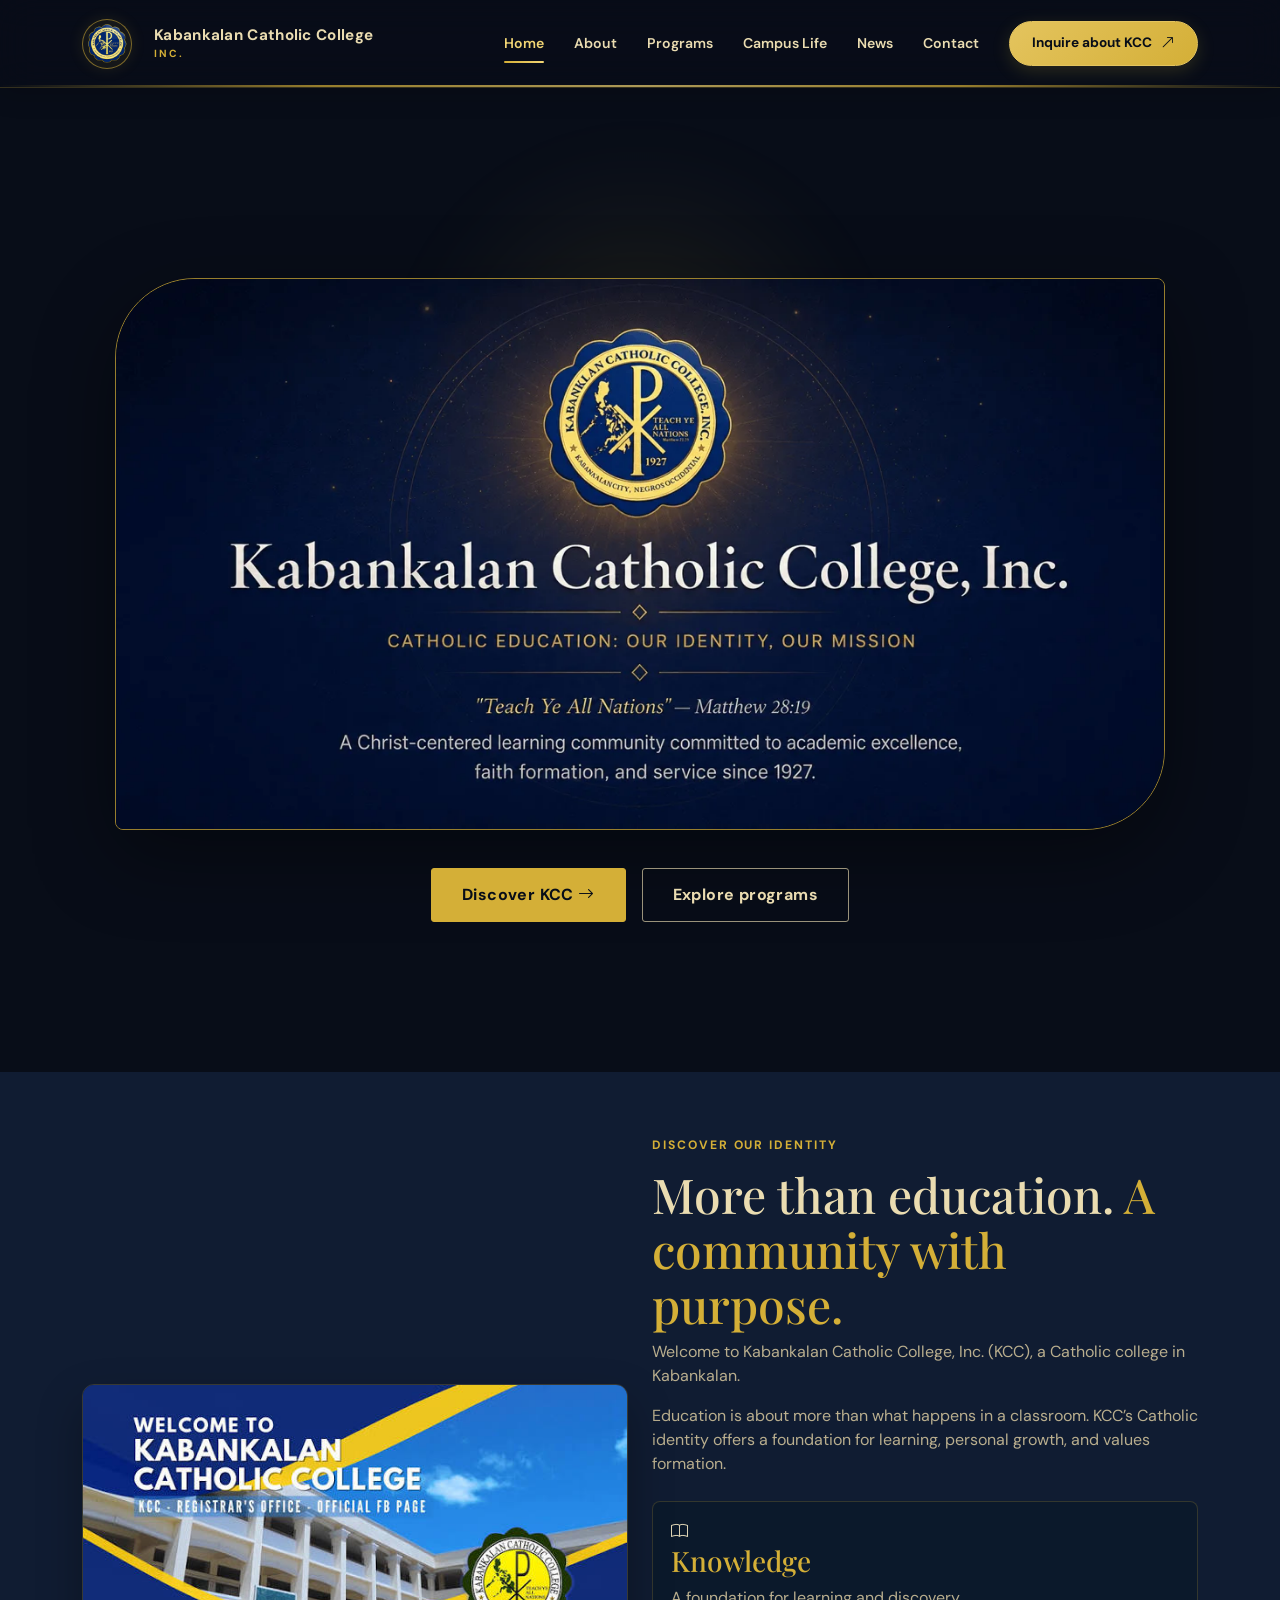
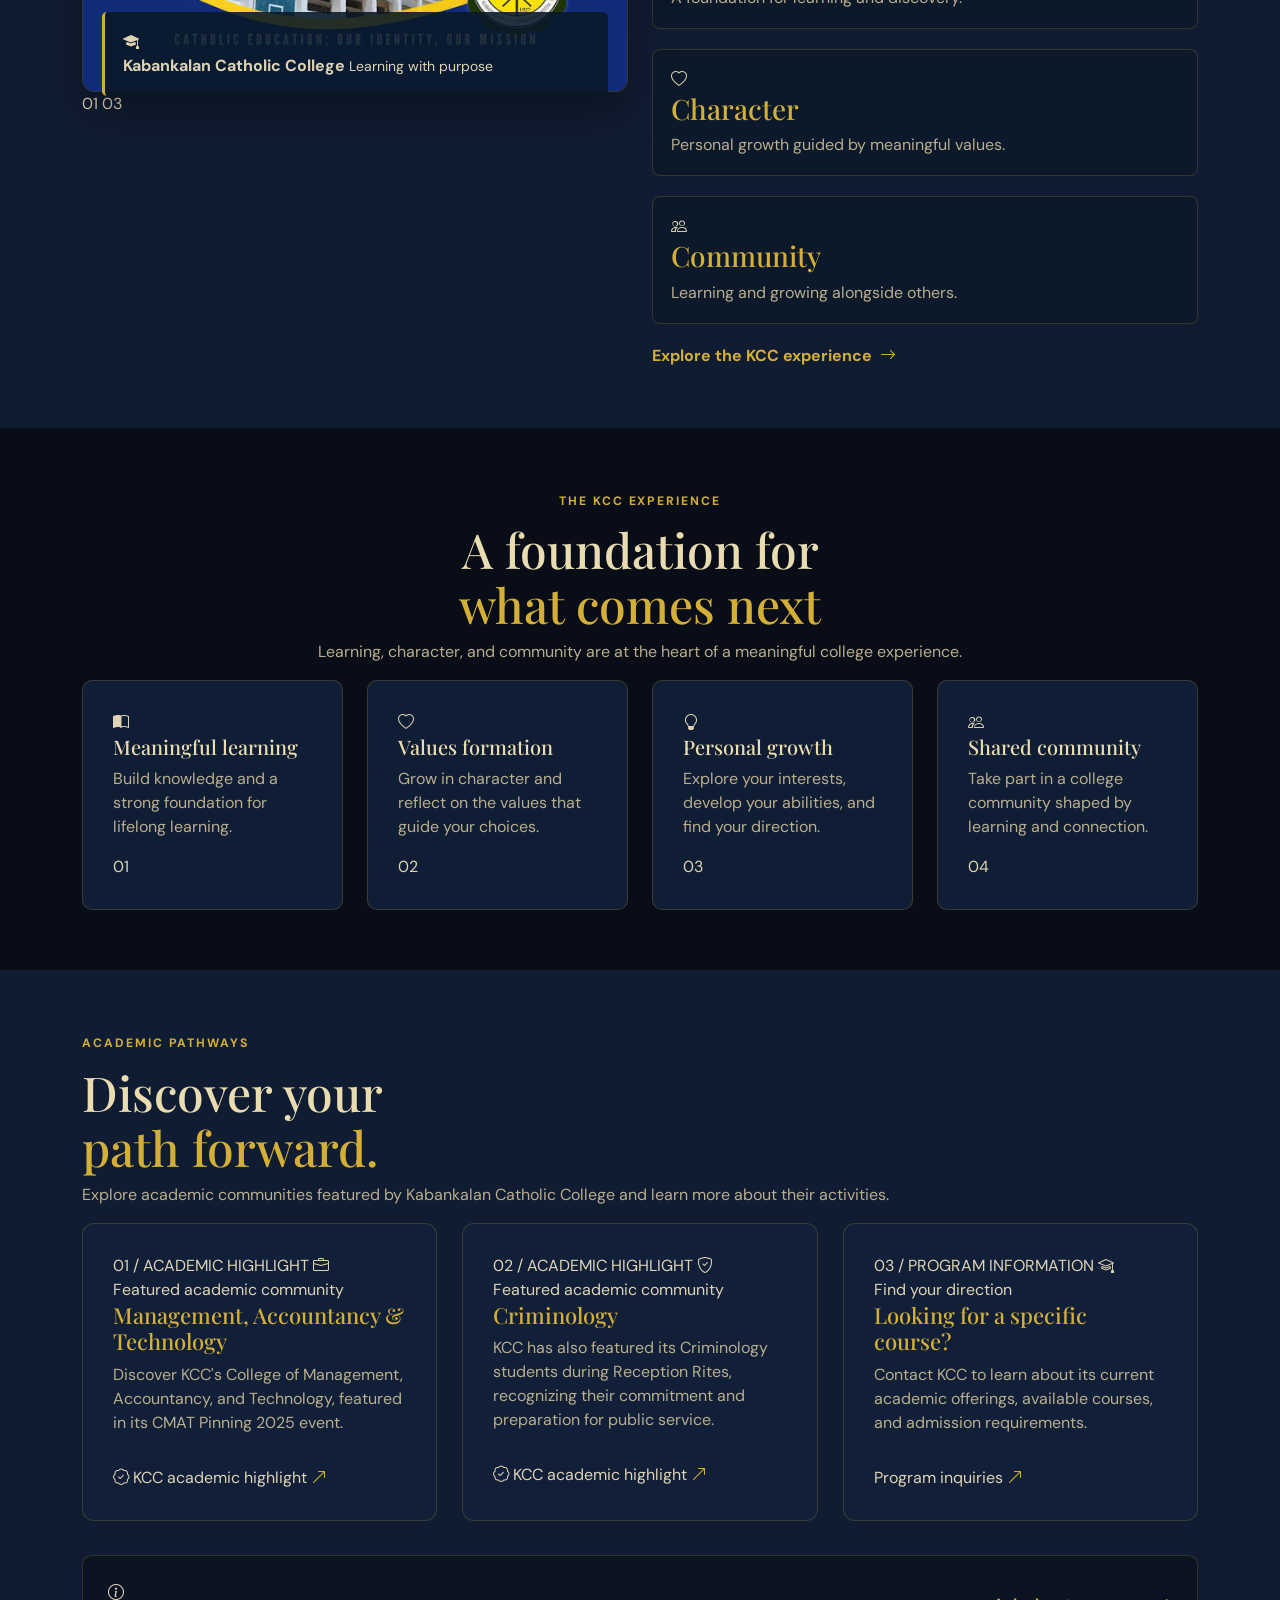
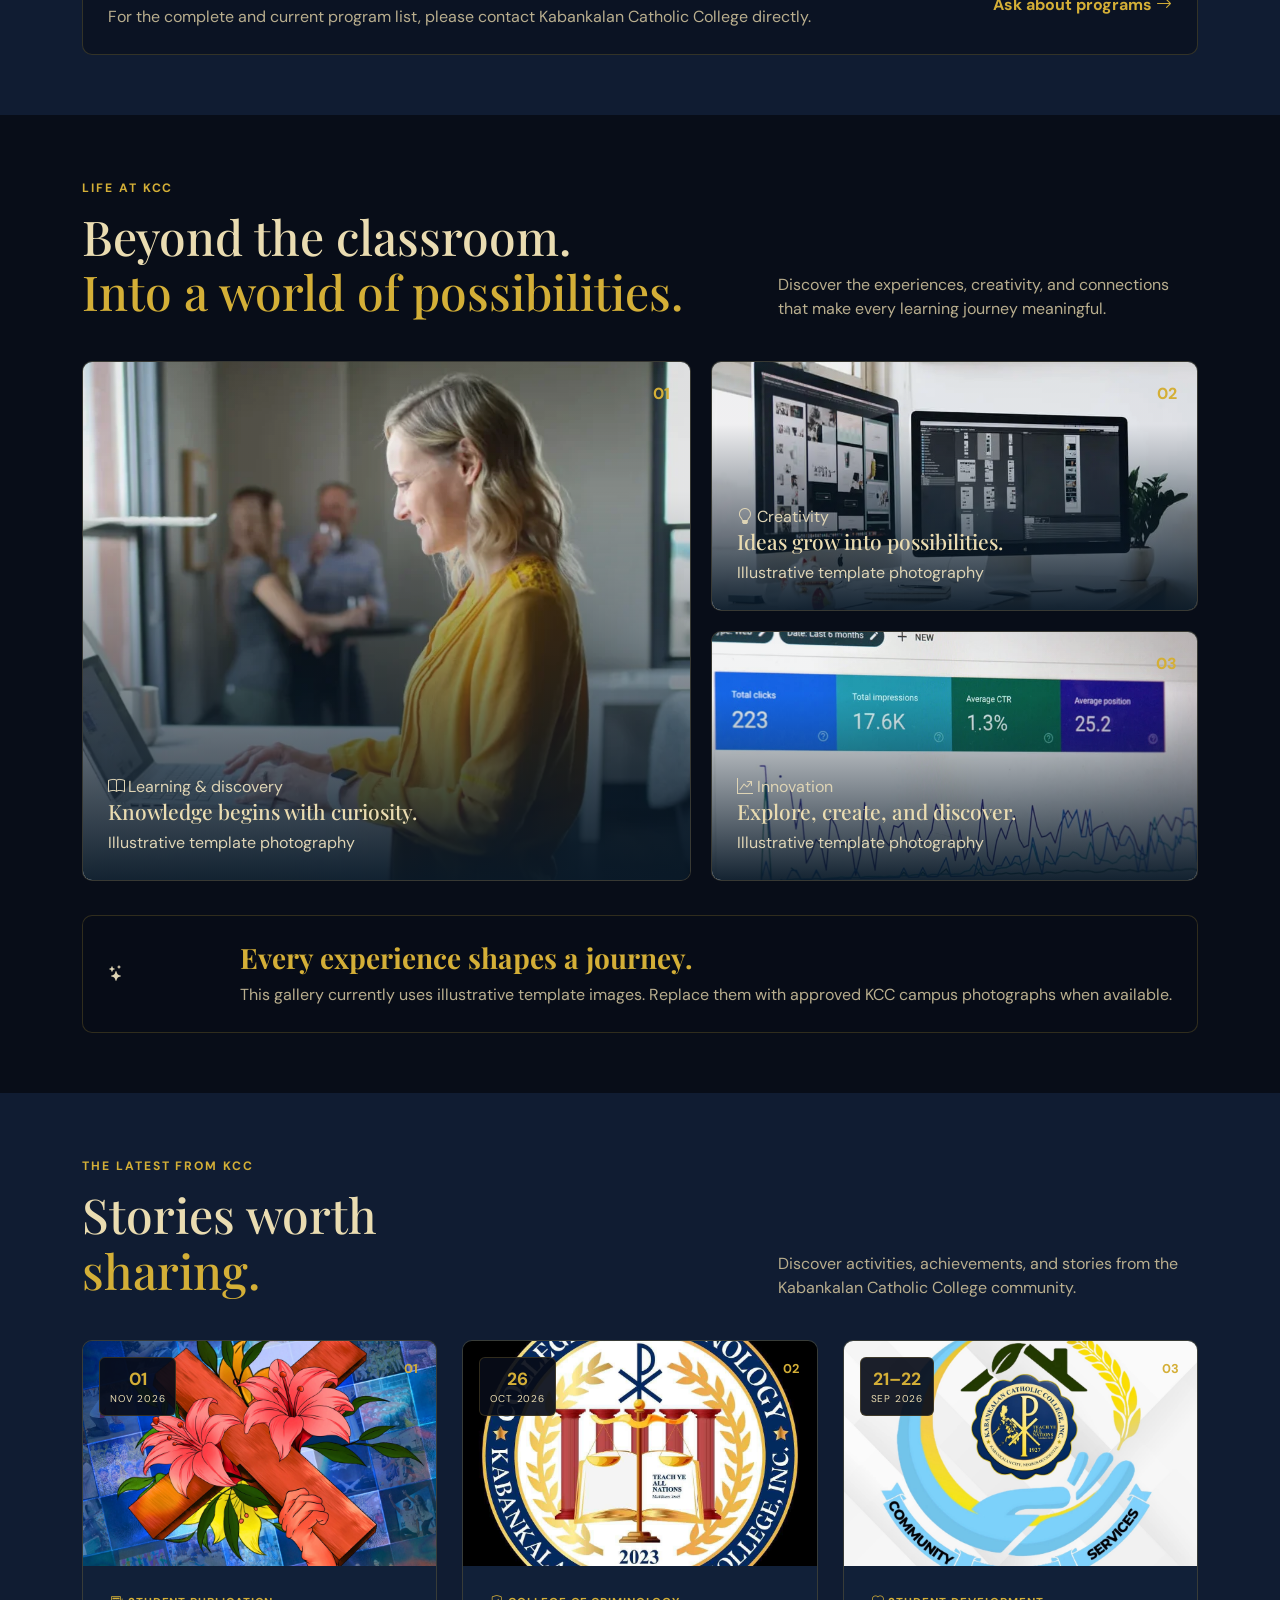
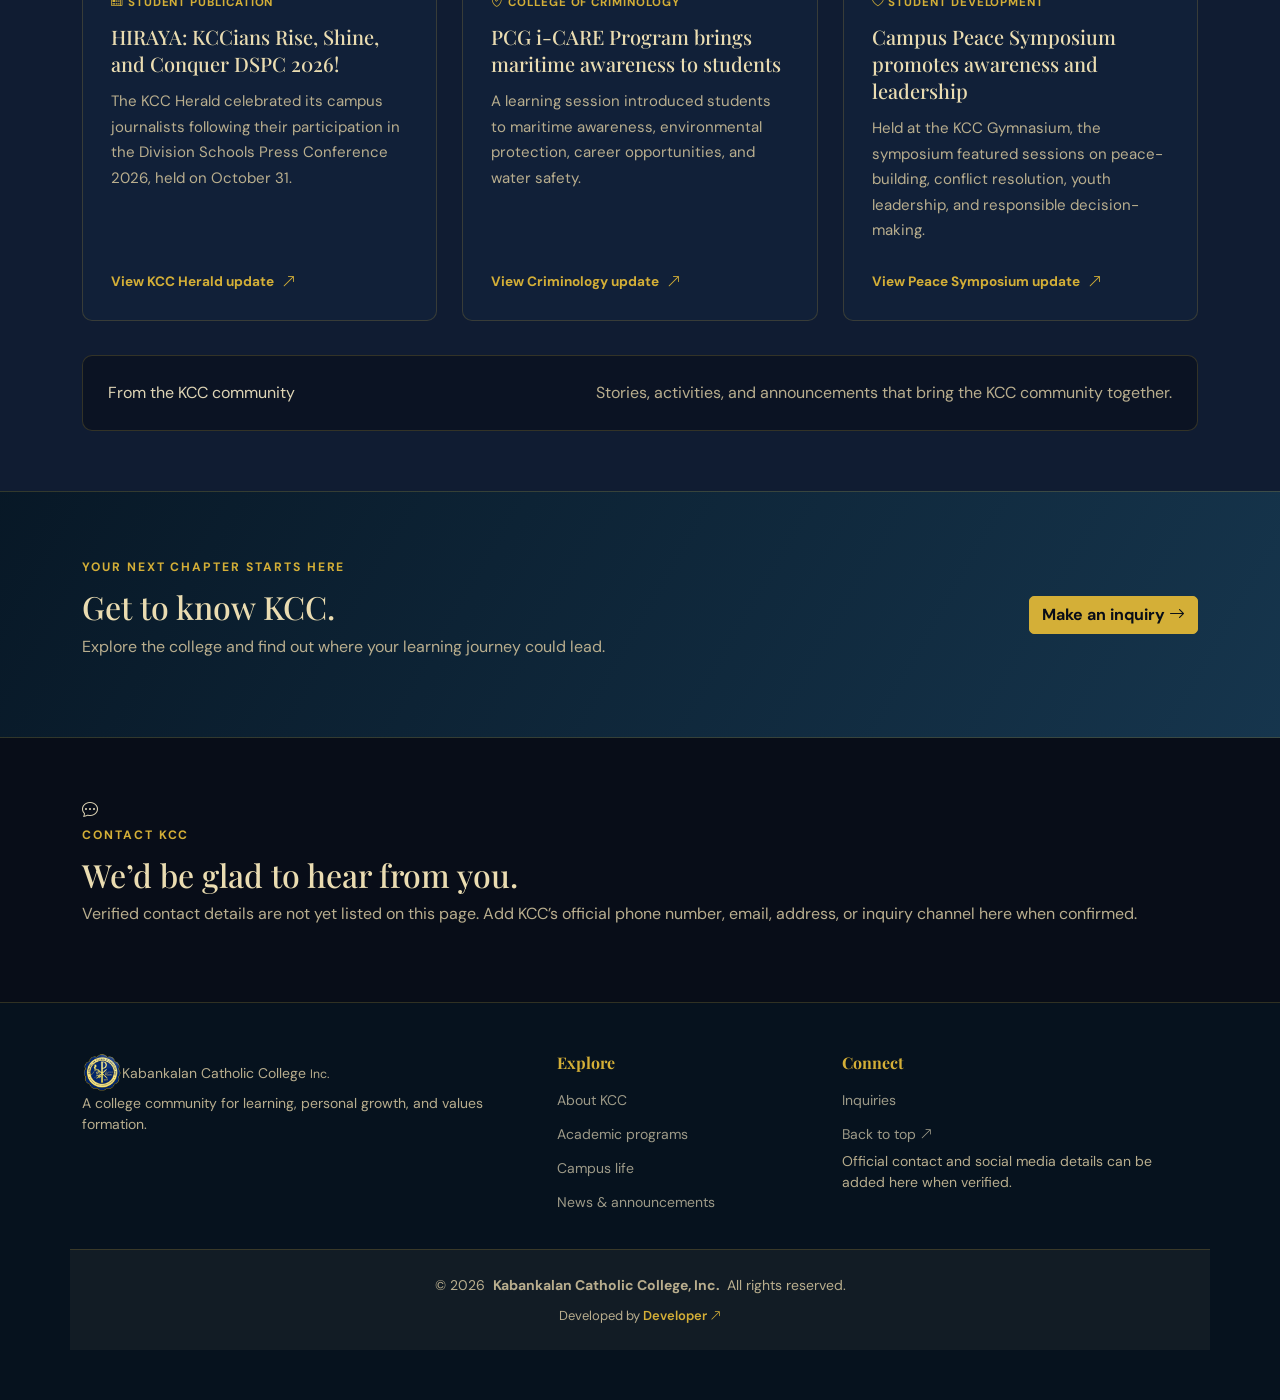
<file: index.html>
<!DOCTYPE html>
<html lang="en">

<head>
  <meta charset="utf-8">
  <meta name="viewport" content="width=device-width, initial-scale=1">

  <meta name="description" content="Discover Kabankalan Catholic College, Inc. and learn more about its academic community, campus life, and opportunities.">
  <meta name="theme-color" content="#080d18">

  <title>Kabankalan Catholic College, Inc. | KCC</title>

  <!-- KCC Branding -->
  <link href="assets/img/kcc-logo.png" rel="icon" type="image/png">
  <link href="assets/img/apple-touch-icon.png" rel="apple-touch-icon">

  <!-- Google Fonts -->
  <link rel="preconnect" href="https://fonts.googleapis.com">
  <link rel="preconnect" href="https://fonts.gstatic.com" crossorigin>
  <link href="https://fonts.googleapis.com/css2?family=DM+Sans:wght@400;500;600;700&family=Playfair+Display:wght@500;600;700&display=swap" rel="stylesheet">

  <!-- Vendor CSS -->
  <link href="assets/vendor/bootstrap/css/bootstrap.min.css" rel="stylesheet">
  <link href="assets/vendor/bootstrap-icons/bootstrap-icons.css" rel="stylesheet">
  <link href="assets/vendor/aos/aos.css" rel="stylesheet">
  <link href="assets/vendor/glightbox/css/glightbox.min.css" rel="stylesheet">
  <link href="assets/vendor/swiper/swiper-bundle.min.css" rel="stylesheet">

  <!-- Main and KCC Custom CSS -->
  <link href="assets/css/main.css" rel="stylesheet">
  <link href="assets/css/kcc-custom.css" rel="stylesheet">
</head>

<body class="index-page">

  <!-- =========================
       HEADER / NAVIGATION
  ========================== -->
  <header id="header" class="header d-flex align-items-center sticky-top">
    <div class="container-xl d-flex align-items-center">

      <a href="#hero" class="logo d-flex align-items-center me-auto" aria-label="KCC home">
        <img
          src="assets/img/kcc-logo.png"
          alt="Kabankalan Catholic College seal"
          class="brand-logo"
        >

        <span class="brand-name">
          Kabankalan Catholic College
          <small>Inc.</small>
        </span>
      </a>

      <nav id="navmenu" class="navmenu" aria-label="Main navigation">

        <ul>
          <li><a href="#hero" class="active">Home</a></li>
          <li><a href="#about">About</a></li>
          <li><a href="#programs">Programs</a></li>
          <li><a href="#campus-life">Campus Life</a></li>
          <li><a href="#news">News</a></li>
          <li><a href="#contact">Contact</a></li>
        </ul>

       <button
  class="mobile-nav-toggle d-xl-none bi bi-list"
  type="button"
  aria-label="Toggle navigation"
  aria-controls="navmenu"
  aria-expanded="false"
></button>

      </nav>

      <a class="btn-getstarted" href="#contact">
        Inquire about KCC
        <i class="bi bi-arrow-up-right"></i>
      </a>

    </div>
  </header>


  <main>

    <!-- =========================
         HERO SECTION
    ========================== -->
    <section id="hero" class="hero kcc-hero dark-background">

      <div class="container kcc-hero-inner">

        <!-- Custom animation handles the artwork entrance -->
        <div class="kcc-hero-artwork">

          <img
            src="assets/img/hero-bg.webp"
            alt="Kabankalan Catholic College, Inc. official identity and mission banner"
            fetchpriority="high"
            loading="eager"
            decoding="async"
>

        </div>

        <!-- Custom animation handles the button entrance -->
        <div class="kcc-hero-bottom">

          <div class="hero-actions">

            <a class="btn btn-gold" href="#about">
              Discover KCC
              <i class="bi bi-arrow-right"></i>
            </a>

            <a class="btn btn-outline-light" href="#programs">
              Explore programs
            </a>

          </div>

        </div>

      </div>

    </section>


    <!-- =========================
         ABOUT KCC
    ========================== -->
    <section id="about" class="section about-section">

      <div class="container">

        <div class="about-layout row align-items-center gy-5">

          <!-- LEFT: KCC IMAGE -->
          <div
            class="col-lg-6"
            data-aos="fade-right"
            data-aos-duration="1000"
          >

            <div class="about-visual">

              <div class="about-visual-glow"></div>

              <div class="about-visual-frame">

                <img
                  src="assets/img/about.jpg"
                  alt="Kabankalan Catholic College promotional artwork"
                  class="about-visual-image"
                  loading="lazy"
                >

              </div>

              <div class="about-visual-caption">

                <span class="about-caption-icon">
                  <i class="bi bi-mortarboard-fill"></i>
                </span>

                <div>
                  <strong>Kabankalan Catholic College</strong>
                  <small>Learning with purpose</small>
                </div>

              </div>

              <div class="about-visual-index">
                <span>01</span>
                <span class="about-index-line"></span>
                <span>03</span>
              </div>

            </div>

          </div>


          <!-- RIGHT: ABOUT CONTENT -->
          <div
            class="col-lg-6"
            data-aos="fade-left"
            data-aos-duration="1000"
            data-aos-delay="150"
          >

            <div class="about-content">

              <span class="section-kicker">
                Discover our identity
              </span>

              <h2 class="section-heading about-main-heading">
                More than education.
                <span>A community with purpose.</span>
              </h2>

              <p class="about-lead">
                Welcome to Kabankalan Catholic College, Inc. (KCC),
                a Catholic college in Kabankalan.
              </p>

              <p class="body-copy">
                Education is about more than what happens in a classroom.
                KCC’s Catholic identity offers a foundation for learning,
                personal growth, and values formation.
              </p>

              <div class="about-divider"></div>

              <div class="about-points">

                <div class="about-point">
                  <span class="about-point-icon">
                    <i class="bi bi-book"></i>
                  </span>

                  <div>
                    <h3>Knowledge</h3>
                    <p>A foundation for learning and discovery.</p>
                  </div>
                </div>

                <div class="about-point">
                  <span class="about-point-icon">
                    <i class="bi bi-heart"></i>
                  </span>

                  <div>
                    <h3>Character</h3>
                    <p>Personal growth guided by meaningful values.</p>
                  </div>
                </div>

                <div class="about-point">
                  <span class="about-point-icon">
                    <i class="bi bi-people"></i>
                  </span>

                  <div>
                    <h3>Community</h3>
                    <p>Learning and growing alongside others.</p>
                  </div>
                </div>

              </div>

              <a class="about-discover-link" href="#why-kcc">
                Explore the KCC experience
                <span><i class="bi bi-arrow-right"></i></span>
              </a>

            </div>

          </div>

        </div>

      </div>

    </section>


    <!-- =========================
         WHY CHOOSE KCC
    ========================== -->
    <section id="why-kcc" class="section why-section">

      <div class="container">

        <div class="section-intro text-center" data-aos="fade-up">

          <span class="section-kicker">The KCC experience</span>

          <h2 class="section-heading">
            A foundation for
            <span>what comes next</span>
          </h2>

          <p>
            Learning, character, and community are at the heart
            of a meaningful college experience.
          </p>

        </div>

        <div class="row g-4">

          <div class="col-md-6 col-lg-3" data-aos="fade-up" data-aos-delay="0">

            <article class="value-card">

              <span class="value-icon">
                <i class="bi bi-book-half"></i>
              </span>

              <h3>Meaningful learning</h3>

              <p>
                Build knowledge and a strong foundation
                for lifelong learning.
              </p>

              <span class="card-index">01</span>

            </article>

          </div>


          <div class="col-md-6 col-lg-3" data-aos="fade-up" data-aos-delay="100">

            <article class="value-card">

              <span class="value-icon">
                <i class="bi bi-heart"></i>
              </span>

              <h3>Values formation</h3>

              <p>
                Grow in character and reflect on the values
                that guide your choices.
              </p>

              <span class="card-index">02</span>

            </article>

          </div>


          <div class="col-md-6 col-lg-3" data-aos="fade-up" data-aos-delay="200">

            <article class="value-card">

              <span class="value-icon">
                <i class="bi bi-lightbulb"></i>
              </span>

              <h3>Personal growth</h3>

              <p>
                Explore your interests, develop your abilities,
                and find your direction.
              </p>

              <span class="card-index">03</span>

            </article>

          </div>


          <div class="col-md-6 col-lg-3" data-aos="fade-up" data-aos-delay="300">

            <article class="value-card">

              <span class="value-icon">
                <i class="bi bi-people"></i>
              </span>

              <h3>Shared community</h3>

              <p>
                Take part in a college community shaped by
                learning and connection.
              </p>

              <span class="card-index">04</span>

            </article>

          </div>

        </div>

      </div>

    </section>


    <!-- =========================
         ACADEMIC PROGRAMS
    ========================== -->
    <section id="programs" class="section programs-section">

      <div class="container">

        <div class="programs-heading" data-aos="fade-up">

          <div>
            <span class="section-kicker">Academic pathways</span>

            <h2 class="section-heading">
              Discover your
              <span>path forward.</span>
            </h2>
          </div>

          <p>
            Explore academic communities featured by Kabankalan
            Catholic College and learn more about their activities.
          </p>

        </div>

        <div class="program-showcase">

          <!-- CMAT -->
          <article
            class="program-card program-card-featured"
            data-aos="fade-up"
          >

            <div class="program-card-top">
              <span class="program-number">01 / ACADEMIC HIGHLIGHT</span>

              <span class="program-card-icon">
                <i class="bi bi-briefcase"></i>
              </span>
            </div>

            <div class="program-card-content">
              <span class="program-label">Featured academic community</span>

              <h3>
                Management, Accountancy
                <span>&amp; Technology</span>
              </h3>

              <p>
                Discover KCC's College of Management, Accountancy,
                and Technology, featured in its CMAT Pinning 2025 event.
              </p>
            </div>

            <div class="program-card-bottom">
              <span class="program-status">
                <i class="bi bi-patch-check"></i>
                KCC academic highlight
              </span>

              <a href="#contact" aria-label="Ask about CMAT">
                <i class="bi bi-arrow-up-right"></i>
              </a>
            </div>

          </article>


          <!-- CRIMINOLOGY -->
          <article
            class="program-card"
            data-aos="fade-up"
            data-aos-delay="120"
          >

            <div class="program-card-top">
              <span class="program-number">02 / ACADEMIC HIGHLIGHT</span>

              <span class="program-card-icon">
                <i class="bi bi-shield-check"></i>
              </span>
            </div>

            <div class="program-card-content">
              <span class="program-label">Featured academic community</span>

              <h3>Criminology</h3>

              <p>
                KCC has also featured its Criminology students
                during Reception Rites, recognizing their commitment
                and preparation for public service.
              </p>
            </div>

            <div class="program-card-bottom">
              <span class="program-status">
                <i class="bi bi-patch-check"></i>
                KCC academic highlight
              </span>

              <a href="#contact" aria-label="Ask about Criminology">
                <i class="bi bi-arrow-up-right"></i>
              </a>
            </div>

          </article>


          <!-- INQUIRY -->
          <article
            class="program-card program-card-inquiry"
            data-aos="fade-up"
            data-aos-delay="240"
          >

            <div class="program-card-top">
              <span class="program-number">03 / PROGRAM INFORMATION</span>

              <span class="program-card-icon">
                <i class="bi bi-mortarboard"></i>
              </span>
            </div>

            <div class="program-card-content">
              <span class="program-label">Find your direction</span>

              <h3>
                Looking for a
                <span>specific course?</span>
              </h3>

              <p>
                Contact KCC to learn about its current academic
                offerings, available courses, and admission requirements.
              </p>
            </div>

            <div class="program-card-bottom">
              <span class="program-status">Program inquiries</span>

              <a href="#contact" aria-label="Inquire about KCC programs">
                <i class="bi bi-arrow-up-right"></i>
              </a>
            </div>

          </article>

        </div>

        <div class="programs-footer" data-aos="fade-up">

          <div>
            <i class="bi bi-info-circle"></i>

            <p>
              For the complete and current program list,
              please contact Kabankalan Catholic College directly.
            </p>
          </div>

          <a href="#contact" class="programs-contact-link">
            Ask about programs
            <i class="bi bi-arrow-right"></i>
          </a>

        </div>

      </div>

    </section>


    <!-- =========================
         CAMPUS LIFE
    ========================== -->
    <section id="campus-life" class="section campus-section">

      <div class="container">

        <div class="campus-heading" data-aos="fade-up">

          <div>
            <span class="section-kicker">Life at KCC</span>

            <h2 class="section-heading">
              Beyond the classroom.
              <span>Into a world of possibilities.</span>
            </h2>
          </div>

          <p>
            Discover the experiences, creativity, and connections
            that make every learning journey meaningful.
          </p>

        </div>

        <div class="campus-gallery">

          <!-- FEATURED IMAGE -->
          <figure
            class="campus-photo campus-photo-large"
            data-aos="fade-up"
          >

            <img
              src="assets/img/about/about-1.webp"
              alt="Illustrative image of a learner working at a laptop"
              loading="lazy"
            >

            <div class="campus-photo-overlay"></div>

            <div class="campus-photo-content">

              <span class="campus-photo-category">
                <i class="bi bi-book"></i>
                Learning &amp; discovery
              </span>

              <h3>Knowledge begins with curiosity.</h3>

              <span class="campus-photo-note">
                Illustrative template photography
              </span>

            </div>

            <span class="campus-photo-number">01</span>

          </figure>


          <!-- SECOND IMAGE -->
          <figure
            class="campus-photo"
            data-aos="fade-up"
            data-aos-delay="120"
          >

            <img
              src="assets/img/course/course-1.webp"
              alt="Illustrative image of a computer displaying design work"
              loading="lazy"
            >

            <div class="campus-photo-overlay"></div>

            <div class="campus-photo-content">

              <span class="campus-photo-category">
                <i class="bi bi-lightbulb"></i>
                Creativity
              </span>

              <h3>Ideas grow into possibilities.</h3>

              <span class="campus-photo-note">
                Illustrative template photography
              </span>

            </div>

            <span class="campus-photo-number">02</span>

          </figure>


          <!-- THIRD IMAGE -->
          <figure
            class="campus-photo"
            data-aos="fade-up"
            data-aos-delay="240"
          >

            <img
              src="assets/img/course/course-2.webp"
              alt="Illustrative image of data analytics on a computer screen"
              loading="lazy"
            >

            <div class="campus-photo-overlay"></div>

            <div class="campus-photo-content">

              <span class="campus-photo-category">
                <i class="bi bi-graph-up-arrow"></i>
                Innovation
              </span>

              <h3>Explore, create, and discover.</h3>

              <span class="campus-photo-note">
                Illustrative template photography
              </span>

            </div>

            <span class="campus-photo-number">03</span>

          </figure>

        </div>


        <div class="campus-footer" data-aos="fade-up">

          <div class="campus-footer-icon">
            <i class="bi bi-stars"></i>
          </div>

          <div>
            <h3>Every experience shapes a journey.</h3>

            <p>
              This gallery currently uses illustrative template images.
              Replace them with approved KCC campus photographs when available.
            </p>
          </div>

        </div>

      </div>

    </section>


    <!-- =========================
         KCC NEWS & ANNOUNCEMENTS
    ========================== -->
    <section id="news" class="section news-section">

      <div class="container">

        <div class="news-heading" data-aos="fade-up">

          <div>
            <span class="section-kicker">The latest from KCC</span>

            <h2 class="section-heading">
              Stories worth
              <span>sharing.</span>
            </h2>
          </div>

          <p>
            Discover activities, achievements, and stories
            from the Kabankalan Catholic College community.
          </p>

        </div>


        <div class="news-grid">

          <!-- FEATURED NEWS: DSPC 2026 -->
          <article
            class="news-story news-story-featured"
            data-aos="fade-up"
          >

            <div class="news-story-image">

              <img
                src="assets/img/event/KCCHERALD.jpg"
                alt="KCC campus journalism activity"
                loading="lazy"
              >

            </div>

            <div class="news-story-overlay"></div>

            <span class="news-date">
              <strong>01</strong>
              <small>NOV 2026</small>
            </span>

            <div class="news-story-content">

              <span class="news-category">
                <i class="bi bi-newspaper"></i>
                Student publication
              </span>

              <h3>
                HIRAYA: KCCians Rise, Shine, and Conquer DSPC 2026!
              </h3>

              <p>
                The KCC Herald celebrated its campus journalists
                following their participation in the Division
                Schools Press Conference 2026, held on October 31.
              </p>

              <a
                href="https://www.facebook.com/thekccherald"
                target="_blank"
                rel="noopener noreferrer"
                class="news-read-link"
              >
                View KCC Herald update
                <i class="bi bi-arrow-up-right"></i>
              </a>

            </div>

            <span class="news-story-number">01</span>

          </article>


          <!-- PCG I-CARE -->
          <article
            class="news-story news-story-small"
            data-aos="fade-up"
            data-aos-delay="120"
          >

            <div class="news-story-image">

              <img
                src="assets/img/event/Criminology.jpg"
                alt="KCC College of Criminology activity"
                loading="lazy"
              >

            </div>

            <div class="news-story-overlay"></div>

            <span class="news-date">
              <strong>26</strong>
              <small>OCT 2026</small>
            </span>

            <div class="news-story-content">

              <span class="news-category">
                <i class="bi bi-shield-check"></i>
                College of Criminology
              </span>

              <h3>
                PCG i-CARE Program brings maritime awareness to students
              </h3>

              <p>
                A learning session introduced students to maritime
                awareness, environmental protection, career opportunities,
                and water safety.
              </p>

              <a
                href="https://www.facebook.com/share/p/18pWQpgUuE/"
                target="_blank"
                rel="noopener noreferrer"
                class="news-read-link"
              >
                View Criminology update
                <i class="bi bi-arrow-up-right"></i>
              </a>

            </div>

            <span class="news-story-number">02</span>

          </article>


          <!-- CAMPUS PEACE SYMPOSIUM -->
          <article
            class="news-story news-story-editorial"
            data-aos="fade-up"
            data-aos-delay="240"
          >

            <div class="news-story-image">

              <img
                src="assets/img/event/PeaceSymposium.jpg"
                alt="KCC Campus Peace Symposium"
                loading="lazy"
              >

            </div>

            <div class="news-story-overlay"></div>

            <span class="news-date">
              <strong>21–22</strong>
              <small>SEP 2026</small>
            </span>

            <div class="news-story-content">

              <span class="news-category">
                <i class="bi bi-heart"></i>
                Student development
              </span>

              <h3>
                Campus Peace Symposium promotes awareness and leadership
              </h3>

              <p>
                Held at the KCC Gymnasium, the symposium featured
                sessions on peace-building, conflict resolution,
                youth leadership, and responsible decision-making.
              </p>

              <a
                href="https://www.facebook.com/share/p/1FNXZFG8wu/"
                target="_blank"
                rel="noopener noreferrer"
                class="news-read-link"
              >
                View Peace Symposium update
                <i class="bi bi-arrow-up-right"></i>
              </a>

            </div>

            <span class="news-story-number">03</span>

          </article>

        </div>


        <div class="news-bottom" data-aos="fade-up">

          <div class="news-bottom-label">
            <span class="news-bottom-dot"></span>
            <span>From the KCC community</span>
          </div>

          <p>
            Stories, activities, and announcements that bring
            the KCC community together.
          </p>

        </div>

      </div>

    </section>


    <!-- =========================
         INQUIRY BANNER
    ========================== -->
    <section class="inquiry-band">

      <div
        class="container d-lg-flex align-items-center justify-content-between"
        data-aos="fade-up"
      >

        <div>
          <span class="section-kicker">
            Your next chapter starts here
          </span>

          <h2>Get to know KCC.</h2>

          <p>
            Explore the college and find out where your
            learning journey could lead.
          </p>
        </div>

        <a class="btn btn-gold" href="#contact">
          Make an inquiry
          <i class="bi bi-arrow-right"></i>
        </a>

      </div>

    </section>


    <!-- =========================
         CONTACT
    ========================== -->
    <section id="contact" class="section contact-section">

      <div class="container">

        <div class="contact-card" data-aos="fade-up">

          <div class="contact-icon">
            <i class="bi bi-chat-dots"></i>
          </div>

          <div>
            <span class="section-kicker">Contact KCC</span>

            <h2>We’d be glad to hear from you.</h2>

            <p>
              Verified contact details are not yet listed on this page.
              Add KCC’s official phone number, email, address, or
              inquiry channel here when confirmed.
            </p>
          </div>

        </div>

      </div>

    </section>

  </main>


  <!-- =========================
       FOOTER
  ========================== -->
  <footer id="footer" class="footer kcc-footer">

    <div class="container footer-top">

      <div class="row gy-4">

        <div class="col-lg-5 col-md-6">

          <a
            href="#hero"
            class="logo d-flex align-items-center footer-brand"
            aria-label="KCC home"
          >

            <img
              src="assets/img/kcc-logo.png"
              alt="Kabankalan Catholic College seal"
              class="brand-logo"
            >

            <span class="brand-name">
              Kabankalan Catholic College
              <small>Inc.</small>
            </span>

          </a>

          <p class="footer-intro">
            A college community for learning, personal growth,
            and values formation.
          </p>

        </div>


        <div class="col-lg-3 col-md-6 footer-links">

          <h4>Explore</h4>

          <ul>
            <li><a href="#about">About KCC</a></li>
            <li><a href="#programs">Academic programs</a></li>
            <li><a href="#campus-life">Campus life</a></li>
            <li><a href="#news">News &amp; announcements</a></li>
          </ul>

        </div>


        <div class="col-lg-4 col-md-6 footer-links">

          <h4>Connect</h4>

          <ul>
            <li><a href="#contact">Inquiries</a></li>
            <li>
              <a href="#hero">
                Back to top
                <i class="bi bi-arrow-up-right"></i>
              </a>
            </li>
          </ul>

          <p class="footer-contact-note">
            Official contact and social media details can be added
            here when verified.
          </p>

        </div>

      </div>

    </div>


    
<div class="container copyright text-center">

  <p>
    ©
    <span id="copyright-year">2026</span>
    <strong class="px-1">
      Kabankalan Catholic College, Inc.
    </strong>
    All rights reserved.
  </p>

  <p class="developer-credit">
    Developed by
    <a
      href="https://bruhd1550-del.github.io/Project/"
      target="_blank"
      rel="noopener noreferrer"
      aria-label="Visit the developer's portfolio"
    >
      Developer <i class="bi bi-arrow-up-right"></i>
    </a>
  </p>

</div>

  </footer>


  <!-- Scroll to Top -->
  <a
    href="#hero"
    id="scroll-top"
    class="scroll-top d-flex align-items-center justify-content-center"
    aria-label="Back to top"
  >
    <i class="bi bi-arrow-up-short"></i>
  </a>


  <!-- Preloader -->
  <div id="preloader" aria-hidden="true"></div>


  <!-- Vendor JS -->
  <script src="assets/vendor/bootstrap/js/bootstrap.bundle.min.js"></script>
  <script src="assets/vendor/aos/aos.js"></script>
  <script src="assets/vendor/glightbox/js/glightbox.min.js"></script>
  <script src="assets/vendor/purecounter/purecounter_vanilla.js"></script>
  <script src="assets/vendor/swiper/swiper-bundle.min.js"></script>

  <!-- Main JS -->
  <script src="assets/js/main.js"></script>

</body>
</html>
</file>
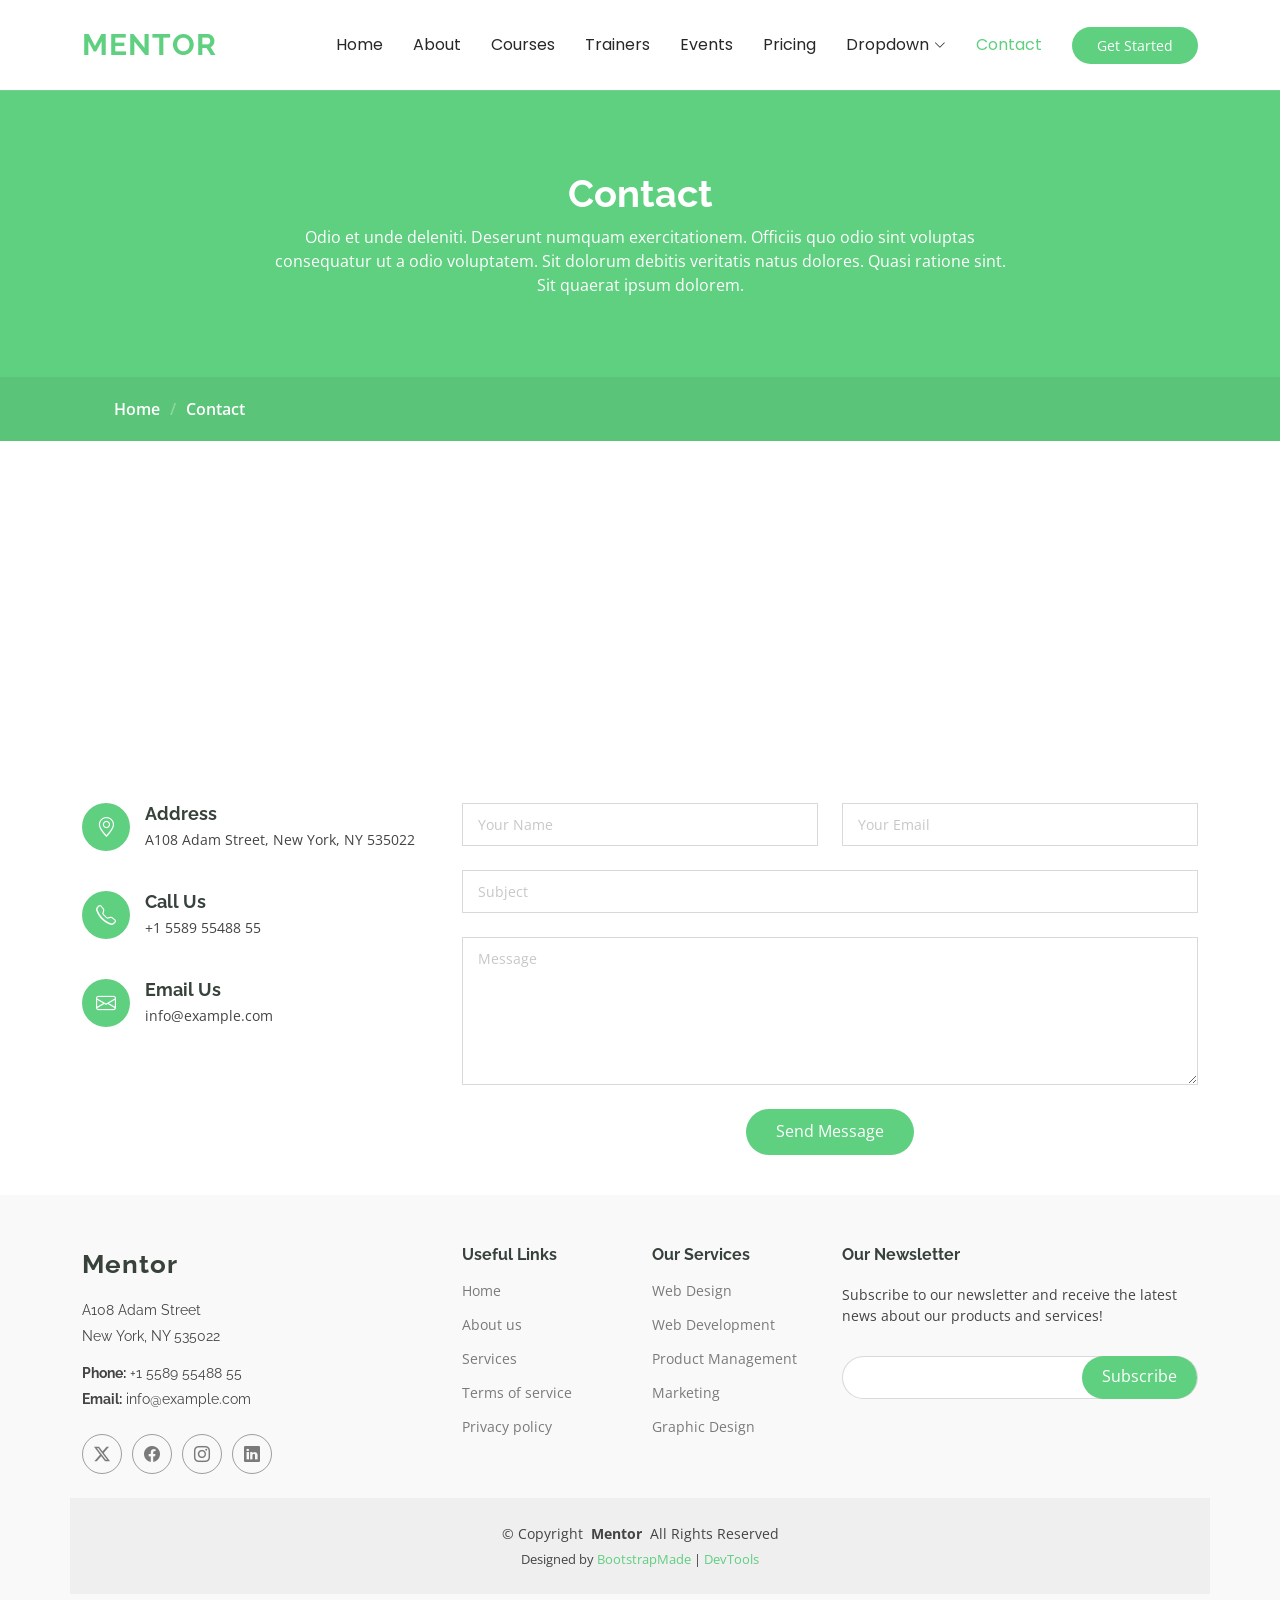
<file: contact.html>
<!DOCTYPE html>
<html lang="en">

<head>
  <meta charset="utf-8">
  <meta content="width=device-width, initial-scale=1.0" name="viewport">
  <title>Contact - Mentor Bootstrap Template</title>
  <meta name="description" content="">
  <meta name="keywords" content="">

  <!-- Favicons -->
  <link href="assets/img/favicon.png" rel="icon">
  <link href="assets/img/apple-touch-icon.png" rel="apple-touch-icon">

  <!-- Fonts -->
  <link href="https://fonts.googleapis.com" rel="preconnect">
  <link href="https://fonts.gstatic.com" rel="preconnect" crossorigin>
  <link
    href="https://fonts.googleapis.com/css2?family=Open+Sans:ital,wght@0,300;0,400;0,500;0,600;0,700;0,800;1,300;1,400;1,500;1,600;1,700;1,800&family=Poppins:ital,wght@0,100;0,200;0,300;0,400;0,500;0,600;0,700;0,800;0,900;1,100;1,200;1,300;1,400;1,500;1,600;1,700;1,800;1,900&family=Raleway:ital,wght@0,100;0,200;0,300;0,400;0,500;0,600;0,700;0,800;0,900;1,100;1,200;1,300;1,400;1,500;1,600;1,700;1,800;1,900&display=swap"
    rel="stylesheet">

  <!-- Vendor CSS Files -->
  <link href="assets/vendor/bootstrap/css/bootstrap.min.css" rel="stylesheet">
  <link href="assets/vendor/bootstrap-icons/bootstrap-icons.css" rel="stylesheet">
  <link href="assets/vendor/aos/aos.css" rel="stylesheet">
  <link href="assets/vendor/glightbox/css/glightbox.min.css" rel="stylesheet">
  <link href="assets/vendor/swiper/swiper-bundle.min.css" rel="stylesheet">

  <!-- Main CSS File -->
  <link href="assets/css/main.css" rel="stylesheet">

  <!-- =======================================================
  * Template Name: Mentor
  * Template URL: https://bootstrapmade.com/mentor-free-education-bootstrap-theme/
  * Updated: Jul 07 2025 with Bootstrap v5.3.7
  * Author: BootstrapMade.com
  * License: https://bootstrapmade.com/license/
  ======================================================== -->
</head>

<body class="contact-page">

  <header id="header" class="header d-flex align-items-center sticky-top">
    <div class="container-fluid container-xl position-relative d-flex align-items-center">

      <a href="index.html" class="logo d-flex align-items-center me-auto">
        <!-- Uncomment the line below if you also wish to use an image logo -->
        <!-- <img src="assets/img/logo.webp" alt=""> -->
        <h1 class="sitename">Mentor</h1>
      </a>

      <nav id="navmenu" class="navmenu">
        <ul>
          <li><a href="index.html">Home<br></a></li>
          <li><a href="about.html">About</a></li>
          <li><a href="courses.html">Courses</a></li>
          <li><a href="trainers.html">Trainers</a></li>
          <li><a href="events.html">Events</a></li>
          <li><a href="pricing.html">Pricing</a></li>
          <li class="dropdown"><a href="#"><span>Dropdown</span> <i class="bi bi-chevron-down toggle-dropdown"></i></a>
            <ul>
              <li><a href="#">Dropdown 1</a></li>
              <li class="dropdown"><a href="#"><span>Deep Dropdown</span> <i
                    class="bi bi-chevron-down toggle-dropdown"></i></a>
                <ul>
                  <li><a href="#">Deep Dropdown 1</a></li>
                  <li><a href="#">Deep Dropdown 2</a></li>
                  <li><a href="#">Deep Dropdown 3</a></li>
                  <li><a href="#">Deep Dropdown 4</a></li>
                  <li><a href="#">Deep Dropdown 5</a></li>
                </ul>
              </li>
              <li><a href="#">Dropdown 2</a></li>
              <li><a href="#">Dropdown 3</a></li>
              <li><a href="#">Dropdown 4</a></li>
            </ul>
          </li>
          <li><a href="contact.html" class="active">Contact</a></li>
        </ul>
        <i class="mobile-nav-toggle d-xl-none bi bi-list"></i>
      </nav>

      <a class="btn-getstarted" href="courses.html">Get Started</a>

    </div>
  </header>

  <main class="main">

    <!-- Page Title -->
    <div class="page-title" data-aos="fade">
      <div class="heading">
        <div class="container">
          <div class="row d-flex justify-content-center text-center">
            <div class="col-lg-8">
              <h1>Contact</h1>
              <p class="mb-0">Odio et unde deleniti. Deserunt numquam exercitationem. Officiis quo odio sint voluptas
                consequatur ut a odio voluptatem. Sit dolorum debitis veritatis natus dolores. Quasi ratione sint. Sit
                quaerat ipsum dolorem.</p>
            </div>
          </div>
        </div>
      </div>
      <nav class="breadcrumbs">
        <div class="container">
          <ol>
            <li><a href="index.html">Home</a></li>
            <li class="current">Contact</li>
          </ol>
        </div>
      </nav>
    </div><!-- End Page Title -->

    <!-- Contact Section -->
    <section id="contact" class="contact section">

      <div class="mb-5" data-aos="fade-up" data-aos-delay="200">
        <iframe style="border:0; width: 100%; height: 300px;"
          src="https://www.google.com/maps/embed?pb=!1m14!1m8!1m3!1d48389.78314118045!2d-74.006138!3d40.710059!3m2!1i1024!2i768!4f13.1!3m3!1m2!1s0x89c25a22a3bda30d%3A0xb89d1fe6bc499443!2sDowntown%20Conference%20Center!5e0!3m2!1sen!2sus!4v1676961268712!5m2!1sen!2sus"
          frameborder="0" allowfullscreen="" loading="lazy" referrerpolicy="no-referrer-when-downgrade"></iframe>
      </div><!-- End Google Maps -->

      <div class="container" data-aos="fade-up" data-aos-delay="100">

        <div class="row gy-4">

          <div class="col-lg-4">
            <div class="info-item d-flex" data-aos="fade-up" data-aos-delay="300">
              <i class="bi bi-geo-alt flex-shrink-0"></i>
              <div>
                <h3>Address</h3>
                <p>A108 Adam Street, New York, NY 535022</p>
              </div>
            </div><!-- End Info Item -->

            <div class="info-item d-flex" data-aos="fade-up" data-aos-delay="400">
              <i class="bi bi-telephone flex-shrink-0"></i>
              <div>
                <h3>Call Us</h3>
                <p>+1 5589 55488 55</p>
              </div>
            </div><!-- End Info Item -->

            <div class="info-item d-flex" data-aos="fade-up" data-aos-delay="500">
              <i class="bi bi-envelope flex-shrink-0"></i>
              <div>
                <h3>Email Us</h3>
                <p>info@example.com</p>
              </div>
            </div><!-- End Info Item -->

          </div>

          <div class="col-lg-8">
            <form action="#" method="post" class="email-form" data-aos="fade-up" data-aos-delay="200">
              <div class="row gy-4">

                <div class="col-md-6">
                  <input type="text" name="name" class="form-control" placeholder="Your Name" required="">
                </div>

                <div class="col-md-6 ">
                  <input type="email" class="form-control" name="email" placeholder="Your Email" required="">
                </div>

                <div class="col-md-12">
                  <input type="text" class="form-control" name="subject" placeholder="Subject" required="">
                </div>

                <div class="col-md-12">
                  <textarea class="form-control" name="message" rows="6" placeholder="Message" required=""></textarea>
                </div>

                <div class="col-md-12 text-center">
                  <div class="loading">Loading</div>
                  <div class="error-message"></div>
                  <div class="sent-message">Your message has been sent. Thank you!</div>

                  <button type="submit">Send Message</button>
                </div>

              </div>
            </form>
          </div><!-- End Contact Form -->

        </div>

      </div>

    </section><!-- /Contact Section -->

  </main>

  <footer id="footer" class="footer position-relative light-background">

    <div class="container footer-top">
      <div class="row gy-4">
        <div class="col-lg-4 col-md-6 footer-about">
          <a href="index.html" class="logo d-flex align-items-center">
            <span class="sitename">Mentor</span>
          </a>
          <div class="footer-contact pt-3">
            <p>A108 Adam Street</p>
            <p>New York, NY 535022</p>
            <p class="mt-3"><strong>Phone:</strong> <span>+1 5589 55488 55</span></p>
            <p><strong>Email:</strong> <span>info@example.com</span></p>
          </div>
          <div class="social-links d-flex mt-4">
            <a href=""><i class="bi bi-twitter-x"></i></a>
            <a href=""><i class="bi bi-facebook"></i></a>
            <a href=""><i class="bi bi-instagram"></i></a>
            <a href=""><i class="bi bi-linkedin"></i></a>
          </div>
        </div>

        <div class="col-lg-2 col-md-3 footer-links">
          <h4>Useful Links</h4>
          <ul>
            <li><a href="#">Home</a></li>
            <li><a href="#">About us</a></li>
            <li><a href="#">Services</a></li>
            <li><a href="#">Terms of service</a></li>
            <li><a href="#">Privacy policy</a></li>
          </ul>
        </div>

        <div class="col-lg-2 col-md-3 footer-links">
          <h4>Our Services</h4>
          <ul>
            <li><a href="#">Web Design</a></li>
            <li><a href="#">Web Development</a></li>
            <li><a href="#">Product Management</a></li>
            <li><a href="#">Marketing</a></li>
            <li><a href="#">Graphic Design</a></li>
          </ul>
        </div>

        <div class="col-lg-4 col-md-12 footer-newsletter">
          <h4>Our Newsletter</h4>
          <p>Subscribe to our newsletter and receive the latest news about our products and services!</p>
          <form action="#" method="post" class="email-form">
            <div class="newsletter-form"><input type="email" name="email"><input type="submit" value="Subscribe"></div>
            <div class="loading">Loading</div>
            <div class="error-message"></div>
            <div class="sent-message">Your subscription request has been sent. Thank you!</div>
          </form>
        </div>

      </div>
    </div>

    <div class="container copyright text-center mt-4">
      <p>© <span>Copyright</span> <strong class="px-1 sitename">Mentor</strong> <span>All Rights Reserved</span></p>
      <div class="credits">
        <!-- All the links in the footer should remain intact. -->
        <!-- You can delete the links only if you've purchased the pro version. -->
        <!-- Licensing information: https://bootstrapmade.com/license/ -->
        Designed by <a href="https://bootstrapmade.com/">BootstrapMade</a> | <a
          href="https://bootstrapmade.com/tools/">DevTools</a>
      </div>
    </div>

  </footer>

  <!-- Scroll Top -->
  <a href="#" id="scroll-top" class="scroll-top d-flex align-items-center justify-content-center"><i
      class="bi bi-arrow-up-short"></i></a>

  <!-- Preloader -->
  <div id="preloader"></div>

  <!-- Vendor JS Files -->
  <script src="assets/vendor/bootstrap/js/bootstrap.bundle.min.js"></script>
  <script src="assets/vendor/aos/aos.js"></script>
  <script src="assets/vendor/glightbox/js/glightbox.min.js"></script>
  <script src="assets/vendor/purecounter/purecounter_vanilla.js"></script>
  <script src="assets/vendor/swiper/swiper-bundle.min.js"></script>

  <!-- Main JS File -->
  <script src="assets/js/main.js"></script>

</body>

</html>
</file>
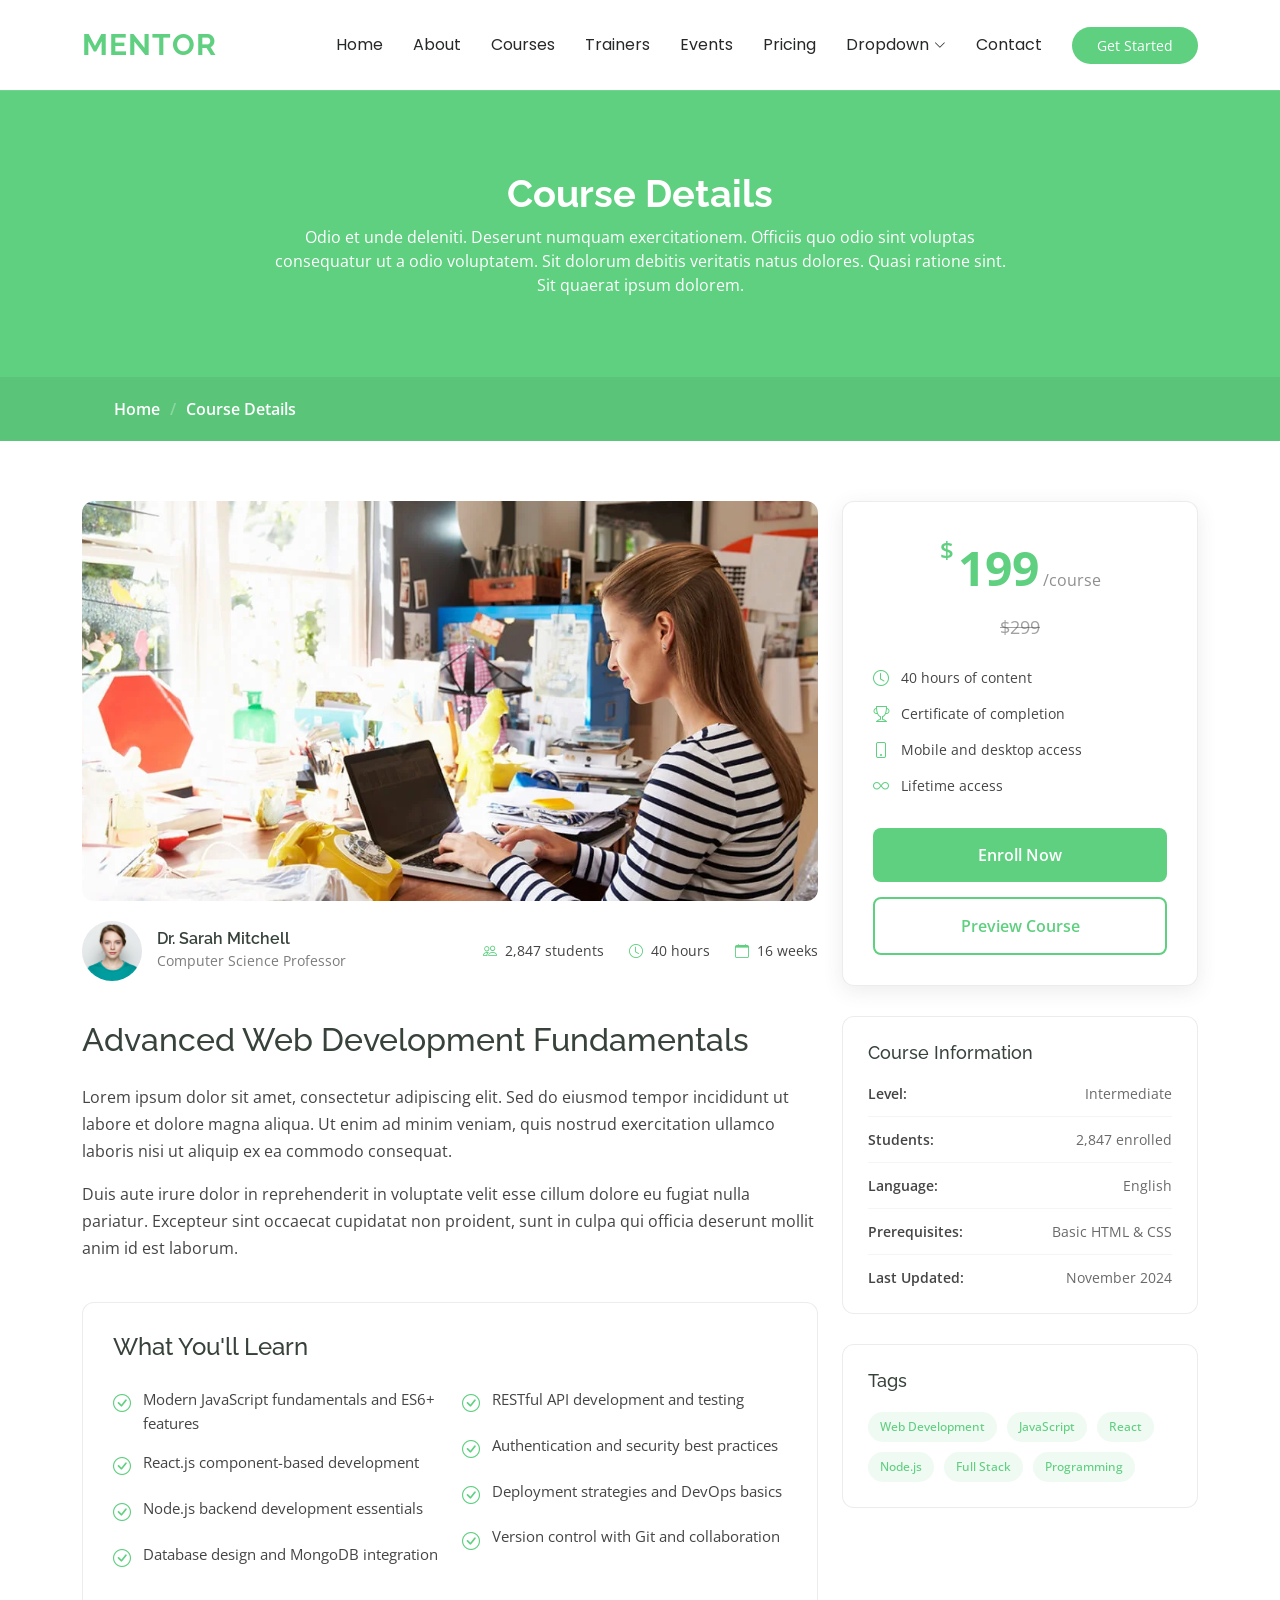
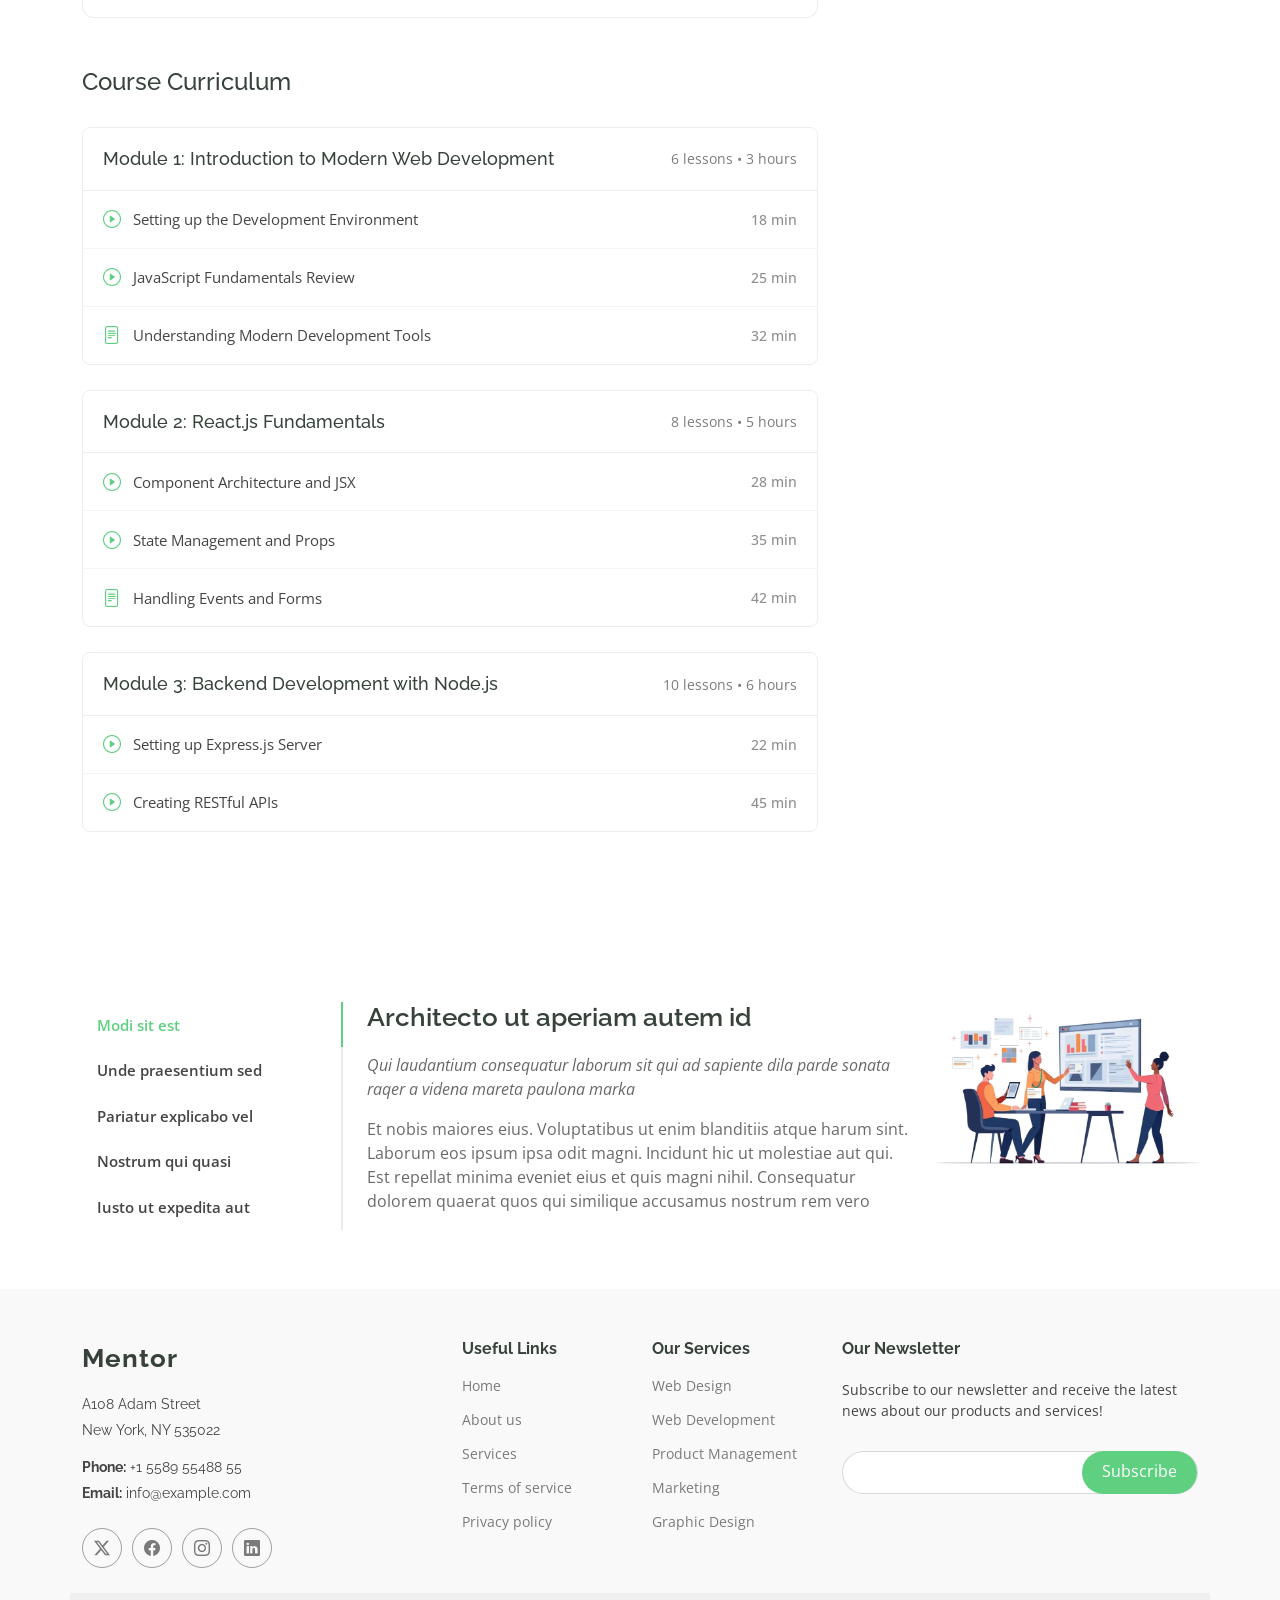
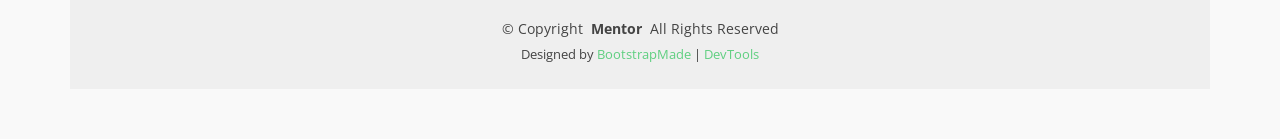
<file: course-details.html>
<!DOCTYPE html>
<html lang="en">

<head>
  <meta charset="utf-8">
  <meta content="width=device-width, initial-scale=1.0" name="viewport">
  <title>Course Details - Mentor Bootstrap Template</title>
  <meta name="description" content="">
  <meta name="keywords" content="">

  <!-- Favicons -->
  <link href="assets/img/favicon.png" rel="icon">
  <link href="assets/img/apple-touch-icon.png" rel="apple-touch-icon">

  <!-- Fonts -->
  <link href="https://fonts.googleapis.com" rel="preconnect">
  <link href="https://fonts.gstatic.com" rel="preconnect" crossorigin>
  <link href="https://fonts.googleapis.com/css2?family=Open+Sans:ital,wght@0,300;0,400;0,500;0,600;0,700;0,800;1,300;1,400;1,500;1,600;1,700;1,800&family=Poppins:ital,wght@0,100;0,200;0,300;0,400;0,500;0,600;0,700;0,800;0,900;1,100;1,200;1,300;1,400;1,500;1,600;1,700;1,800;1,900&family=Raleway:ital,wght@0,100;0,200;0,300;0,400;0,500;0,600;0,700;0,800;0,900;1,100;1,200;1,300;1,400;1,500;1,600;1,700;1,800;1,900&display=swap" rel="stylesheet">

  <!-- Vendor CSS Files -->
  <link href="assets/vendor/bootstrap/css/bootstrap.min.css" rel="stylesheet">
  <link href="assets/vendor/bootstrap-icons/bootstrap-icons.css" rel="stylesheet">
  <link href="assets/vendor/aos/aos.css" rel="stylesheet">
  <link href="assets/vendor/glightbox/css/glightbox.min.css" rel="stylesheet">
  <link href="assets/vendor/swiper/swiper-bundle.min.css" rel="stylesheet">

  <!-- Main CSS File -->
  <link href="assets/css/main.css" rel="stylesheet">

  <!-- =======================================================
  * Template Name: Mentor
  * Template URL: https://bootstrapmade.com/mentor-free-education-bootstrap-theme/
  * Updated: Jul 07 2025 with Bootstrap v5.3.7
  * Author: BootstrapMade.com
  * License: https://bootstrapmade.com/license/
  ======================================================== -->
</head>

<body class="course-details-page">

  <header id="header" class="header d-flex align-items-center sticky-top">
    <div class="container-fluid container-xl position-relative d-flex align-items-center">

      <a href="index.html" class="logo d-flex align-items-center me-auto">
        <!-- Uncomment the line below if you also wish to use an image logo -->
        <!-- <img src="assets/img/logo.webp" alt=""> -->
        <h1 class="sitename">Mentor</h1>
      </a>

      <nav id="navmenu" class="navmenu">
        <ul>
          <li><a href="index.html">Home<br></a></li>
          <li><a href="about.html">About</a></li>
          <li><a href="courses.html">Courses</a></li>
          <li><a href="trainers.html">Trainers</a></li>
          <li><a href="events.html">Events</a></li>
          <li><a href="pricing.html">Pricing</a></li>
          <li class="dropdown"><a href="#"><span>Dropdown</span> <i class="bi bi-chevron-down toggle-dropdown"></i></a>
            <ul>
              <li><a href="#">Dropdown 1</a></li>
              <li class="dropdown"><a href="#"><span>Deep Dropdown</span> <i class="bi bi-chevron-down toggle-dropdown"></i></a>
                <ul>
                  <li><a href="#">Deep Dropdown 1</a></li>
                  <li><a href="#">Deep Dropdown 2</a></li>
                  <li><a href="#">Deep Dropdown 3</a></li>
                  <li><a href="#">Deep Dropdown 4</a></li>
                  <li><a href="#">Deep Dropdown 5</a></li>
                </ul>
              </li>
              <li><a href="#">Dropdown 2</a></li>
              <li><a href="#">Dropdown 3</a></li>
              <li><a href="#">Dropdown 4</a></li>
            </ul>
          </li>
          <li><a href="contact.html">Contact</a></li>
        </ul>
        <i class="mobile-nav-toggle d-xl-none bi bi-list"></i>
      </nav>

      <a class="btn-getstarted" href="courses.html">Get Started</a>

    </div>
  </header>

  <main class="main">

    <!-- Page Title -->
    <div class="page-title" data-aos="fade">
      <div class="heading">
        <div class="container">
          <div class="row d-flex justify-content-center text-center">
            <div class="col-lg-8">
              <h1>Course Details</h1>
              <p class="mb-0">Odio et unde deleniti. Deserunt numquam exercitationem. Officiis quo odio sint voluptas consequatur ut a odio voluptatem. Sit dolorum debitis veritatis natus dolores. Quasi ratione sint. Sit quaerat ipsum dolorem.</p>
            </div>
          </div>
        </div>
      </div>
      <nav class="breadcrumbs">
        <div class="container">
          <ol>
            <li><a href="index.html">Home</a></li>
            <li class="current">Course Details</li>
          </ol>
        </div>
      </nav>
    </div><!-- End Page Title -->

    <!-- Course Details Section -->
    <section id="course-details" class="course-details section">

      <div class="container" data-aos="fade-up" data-aos-delay="100">

        <div class="row">
          <div class="col-lg-8">

            <!-- Course Header -->
            <div class="course-header" data-aos="fade-up" data-aos-delay="200">
              <div class="course-image">
                <img src="assets/img/course/course-details-1.webp" alt="Course Image" class="img-fluid">
              </div>
              <div class="course-meta">
                <div class="instructor">
                  <img src="assets/img/person/person-f-3.webp" alt="Instructor" class="instructor-avatar">
                  <div class="instructor-info">
                    <h6>Dr. Sarah Mitchell</h6>
                    <span>Computer Science Professor</span>
                  </div>
                </div>
                <div class="course-stats">
                  <div class="stat-item">
                    <i class="bi bi-people"></i>
                    <span>2,847 students</span>
                  </div>
                  <div class="stat-item">
                    <i class="bi bi-clock"></i>
                    <span>40 hours</span>
                  </div>
                  <div class="stat-item">
                    <i class="bi bi-calendar"></i>
                    <span>16 weeks</span>
                  </div>
                </div>
              </div>
            </div><!-- End Course Header -->

            <!-- Course Content -->
            <div class="course-content" data-aos="fade-up" data-aos-delay="300">
              <h2>Advanced Web Development Fundamentals</h2>

              <div class="course-description">
                <p>Lorem ipsum dolor sit amet, consectetur adipiscing elit. Sed do eiusmod tempor incididunt ut labore et dolore magna aliqua. Ut enim ad minim veniam, quis nostrud exercitation ullamco laboris nisi ut aliquip ex ea commodo consequat.</p>

                <p>Duis aute irure dolor in reprehenderit in voluptate velit esse cillum dolore eu fugiat nulla pariatur. Excepteur sint occaecat cupidatat non proident, sunt in culpa qui officia deserunt mollit anim id est laborum.</p>
              </div>

              <div class="what-you-learn">
                <h3>What You'll Learn</h3>
                <div class="row">
                  <div class="col-md-6">
                    <ul class="learn-list">
                      <li><i class="bi bi-check-circle"></i>Modern JavaScript fundamentals and ES6+ features</li>
                      <li><i class="bi bi-check-circle"></i>React.js component-based development</li>
                      <li><i class="bi bi-check-circle"></i>Node.js backend development essentials</li>
                      <li><i class="bi bi-check-circle"></i>Database design and MongoDB integration</li>
                    </ul>
                  </div>
                  <div class="col-md-6">
                    <ul class="learn-list">
                      <li><i class="bi bi-check-circle"></i>RESTful API development and testing</li>
                      <li><i class="bi bi-check-circle"></i>Authentication and security best practices</li>
                      <li><i class="bi bi-check-circle"></i>Deployment strategies and DevOps basics</li>
                      <li><i class="bi bi-check-circle"></i>Version control with Git and collaboration</li>
                    </ul>
                  </div>
                </div>
              </div>

            </div><!-- End Course Content -->

            <!-- Course Curriculum -->
            <div class="course-curriculum" data-aos="fade-up" data-aos-delay="400">
              <h3>Course Curriculum</h3>

              <div class="curriculum-section">
                <div class="section-header">
                  <h4>Module 1: Introduction to Modern Web Development</h4>
                  <span class="lessons-count">6 lessons • 3 hours</span>
                </div>
                <div class="lessons">
                  <div class="lesson-item">
                    <div class="lesson-info">
                      <i class="bi bi-play-circle"></i>
                      <span>Setting up the Development Environment</span>
                    </div>
                    <span class="lesson-duration">18 min</span>
                  </div>
                  <div class="lesson-item">
                    <div class="lesson-info">
                      <i class="bi bi-play-circle"></i>
                      <span>JavaScript Fundamentals Review</span>
                    </div>
                    <span class="lesson-duration">25 min</span>
                  </div>
                  <div class="lesson-item">
                    <div class="lesson-info">
                      <i class="bi bi-file-text"></i>
                      <span>Understanding Modern Development Tools</span>
                    </div>
                    <span class="lesson-duration">32 min</span>
                  </div>
                </div>
              </div>

              <div class="curriculum-section">
                <div class="section-header">
                  <h4>Module 2: React.js Fundamentals</h4>
                  <span class="lessons-count">8 lessons • 5 hours</span>
                </div>
                <div class="lessons">
                  <div class="lesson-item">
                    <div class="lesson-info">
                      <i class="bi bi-play-circle"></i>
                      <span>Component Architecture and JSX</span>
                    </div>
                    <span class="lesson-duration">28 min</span>
                  </div>
                  <div class="lesson-item">
                    <div class="lesson-info">
                      <i class="bi bi-play-circle"></i>
                      <span>State Management and Props</span>
                    </div>
                    <span class="lesson-duration">35 min</span>
                  </div>
                  <div class="lesson-item">
                    <div class="lesson-info">
                      <i class="bi bi-file-text"></i>
                      <span>Handling Events and Forms</span>
                    </div>
                    <span class="lesson-duration">42 min</span>
                  </div>
                </div>
              </div>

              <div class="curriculum-section">
                <div class="section-header">
                  <h4>Module 3: Backend Development with Node.js</h4>
                  <span class="lessons-count">10 lessons • 6 hours</span>
                </div>
                <div class="lessons">
                  <div class="lesson-item">
                    <div class="lesson-info">
                      <i class="bi bi-play-circle"></i>
                      <span>Setting up Express.js Server</span>
                    </div>
                    <span class="lesson-duration">22 min</span>
                  </div>
                  <div class="lesson-item">
                    <div class="lesson-info">
                      <i class="bi bi-play-circle"></i>
                      <span>Creating RESTful APIs</span>
                    </div>
                    <span class="lesson-duration">45 min</span>
                  </div>
                </div>
              </div>

            </div><!-- End Course Curriculum -->

          </div>

          <div class="col-lg-4">

            <!-- Course Sidebar -->
            <div class="course-sidebar" data-aos="fade-up" data-aos-delay="200">

              <!-- Pricing Card -->
              <div class="pricing-card">
                <div class="price">
                  <span class="currency">$</span>
                  <span class="amount">199</span>
                  <span class="period">/course</span>
                </div>
                <div class="original-price">$299</div>

                <div class="course-features">
                  <div class="feature">
                    <i class="bi bi-clock"></i>
                    <span>40 hours of content</span>
                  </div>
                  <div class="feature">
                    <i class="bi bi-trophy"></i>
                    <span>Certificate of completion</span>
                  </div>
                  <div class="feature">
                    <i class="bi bi-phone"></i>
                    <span>Mobile and desktop access</span>
                  </div>
                  <div class="feature">
                    <i class="bi bi-infinity"></i>
                    <span>Lifetime access</span>
                  </div>
                </div>

                <button class="btn-enroll">Enroll Now</button>
                <button class="btn-preview">Preview Course</button>
              </div><!-- End Pricing Card -->

              <!-- Course Info -->
              <div class="course-info-card">
                <h4>Course Information</h4>
                <div class="info-item">
                  <span class="label">Level:</span>
                  <span class="value">Intermediate</span>
                </div>
                <div class="info-item">
                  <span class="label">Students:</span>
                  <span class="value">2,847 enrolled</span>
                </div>
                <div class="info-item">
                  <span class="label">Language:</span>
                  <span class="value">English</span>
                </div>
                <div class="info-item">
                  <span class="label">Prerequisites:</span>
                  <span class="value">Basic HTML &amp; CSS</span>
                </div>
                <div class="info-item">
                  <span class="label">Last Updated:</span>
                  <span class="value">November 2024</span>
                </div>
              </div><!-- End Course Info -->

              <!-- Tags -->
              <div class="course-tags">
                <h4>Tags</h4>
                <div class="tags-list">
                  <span class="tag">Web Development</span>
                  <span class="tag">JavaScript</span>
                  <span class="tag">React</span>
                  <span class="tag">Node.js</span>
                  <span class="tag">Full Stack</span>
                  <span class="tag">Programming</span>
                </div>
              </div><!-- End Tags -->

            </div><!-- End Course Sidebar -->

          </div>

        </div>

      </div>

    </section><!-- /Course Details Section -->

    <!-- Tabs Section -->
    <section id="tabs" class="tabs section">

      <div class="container" data-aos="fade-up" data-aos-delay="100">

        <div class="row">
          <div class="col-lg-3">
            <ul class="nav nav-tabs flex-column">
              <li class="nav-item">
                <a class="nav-link active show" data-bs-toggle="tab" href="#tab-1">Modi sit est</a>
              </li>
              <li class="nav-item">
                <a class="nav-link" data-bs-toggle="tab" href="#tab-2">Unde praesentium sed</a>
              </li>
              <li class="nav-item">
                <a class="nav-link" data-bs-toggle="tab" href="#tab-3">Pariatur explicabo vel</a>
              </li>
              <li class="nav-item">
                <a class="nav-link" data-bs-toggle="tab" href="#tab-4">Nostrum qui quasi</a>
              </li>
              <li class="nav-item">
                <a class="nav-link" data-bs-toggle="tab" href="#tab-5">Iusto ut expedita aut</a>
              </li>
            </ul>
          </div>
          <div class="col-lg-9 mt-4 mt-lg-0">
            <div class="tab-content">
              <div class="tab-pane active show" id="tab-1">
                <div class="row">
                  <div class="col-lg-8 details order-2 order-lg-1">
                    <h3>Architecto ut aperiam autem id</h3>
                    <p class="fst-italic">Qui laudantium consequatur laborum sit qui ad sapiente dila parde sonata raqer a videna mareta paulona marka</p>
                    <p>Et nobis maiores eius. Voluptatibus ut enim blanditiis atque harum sint. Laborum eos ipsum ipsa odit magni. Incidunt hic ut molestiae aut qui. Est repellat minima eveniet eius et quis magni nihil. Consequatur dolorem quaerat quos qui similique accusamus nostrum rem vero</p>
                  </div>
                  <div class="col-lg-4 text-center order-1 order-lg-2">
                    <img src="assets/img/illustration/illustration-13.webp" alt="" class="img-fluid">
                  </div>
                </div>
              </div>
              <div class="tab-pane" id="tab-2">
                <div class="row">
                  <div class="col-lg-8 details order-2 order-lg-1">
                    <h3>Et blanditiis nemo veritatis excepturi</h3>
                    <p class="fst-italic">Qui laudantium consequatur laborum sit qui ad sapiente dila parde sonata raqer a videna mareta paulona marka</p>
                    <p>Ea ipsum voluptatem consequatur quis est. Illum error ullam omnis quia et reiciendis sunt sunt est. Non aliquid repellendus itaque accusamus eius et velit ipsa voluptates. Optio nesciunt eaque beatae accusamus lerode pakto madirna desera vafle de nideran pal</p>
                  </div>
                  <div class="col-lg-4 text-center order-1 order-lg-2">
                    <img src="assets/img/illustration/illustration-11.webp" alt="" class="img-fluid">
                  </div>
                </div>
              </div>
              <div class="tab-pane" id="tab-3">
                <div class="row">
                  <div class="col-lg-8 details order-2 order-lg-1">
                    <h3>Impedit facilis occaecati odio neque aperiam sit</h3>
                    <p class="fst-italic">Eos voluptatibus quo. Odio similique illum id quidem non enim fuga. Qui natus non sunt dicta dolor et. In asperiores velit quaerat perferendis aut</p>
                    <p>Iure officiis odit rerum. Harum sequi eum illum corrupti culpa veritatis quisquam. Neque necessitatibus illo rerum eum ut. Commodi ipsam minima molestiae sed laboriosam a iste odio. Earum odit nesciunt fugiat sit ullam. Soluta et harum voluptatem optio quae</p>
                  </div>
                  <div class="col-lg-4 text-center order-1 order-lg-2">
                    <img src="assets/img/illustration/illustration-14.webp" alt="" class="img-fluid">
                  </div>
                </div>
              </div>
              <div class="tab-pane" id="tab-4">
                <div class="row">
                  <div class="col-lg-8 details order-2 order-lg-1">
                    <h3>Fuga dolores inventore laboriosam ut est accusamus laboriosam dolore</h3>
                    <p class="fst-italic">Totam aperiam accusamus. Repellat consequuntur iure voluptas iure porro quis delectus</p>
                    <p>Eaque consequuntur consequuntur libero expedita in voluptas. Nostrum ipsam necessitatibus aliquam fugiat debitis quis velit. Eum ex maxime error in consequatur corporis atque. Eligendi asperiores sed qui veritatis aperiam quia a laborum inventore</p>
                  </div>
                  <div class="col-lg-4 text-center order-1 order-lg-2">
                    <img src="assets/img/illustration/illustration-12.webp" alt="" class="img-fluid">
                  </div>
                </div>
              </div>
              <div class="tab-pane" id="tab-5">
                <div class="row">
                  <div class="col-lg-8 details order-2 order-lg-1">
                    <h3>Est eveniet ipsam sindera pad rone matrelat sando reda</h3>
                    <p class="fst-italic">Omnis blanditiis saepe eos autem qui sunt debitis porro quia.</p>
                    <p>Exercitationem nostrum omnis. Ut reiciendis repudiandae minus. Omnis recusandae ut non quam ut quod eius qui. Ipsum quia odit vero atque qui quibusdam amet. Occaecati sed est sint aut vitae molestiae voluptate vel</p>
                  </div>
                  <div class="col-lg-4 text-center order-1 order-lg-2">
                    <img src="assets/img/illustration/illustration-10.webp" alt="" class="img-fluid">
                  </div>
                </div>
              </div>
            </div>
          </div>
        </div>

      </div>

    </section><!-- /Tabs Section -->

  </main>

  <footer id="footer" class="footer position-relative light-background">

    <div class="container footer-top">
      <div class="row gy-4">
        <div class="col-lg-4 col-md-6 footer-about">
          <a href="index.html" class="logo d-flex align-items-center">
            <span class="sitename">Mentor</span>
          </a>
          <div class="footer-contact pt-3">
            <p>A108 Adam Street</p>
            <p>New York, NY 535022</p>
            <p class="mt-3"><strong>Phone:</strong> <span>+1 5589 55488 55</span></p>
            <p><strong>Email:</strong> <span>info@example.com</span></p>
          </div>
          <div class="social-links d-flex mt-4">
            <a href=""><i class="bi bi-twitter-x"></i></a>
            <a href=""><i class="bi bi-facebook"></i></a>
            <a href=""><i class="bi bi-instagram"></i></a>
            <a href=""><i class="bi bi-linkedin"></i></a>
          </div>
        </div>

        <div class="col-lg-2 col-md-3 footer-links">
          <h4>Useful Links</h4>
          <ul>
            <li><a href="#">Home</a></li>
            <li><a href="#">About us</a></li>
            <li><a href="#">Services</a></li>
            <li><a href="#">Terms of service</a></li>
            <li><a href="#">Privacy policy</a></li>
          </ul>
        </div>

        <div class="col-lg-2 col-md-3 footer-links">
          <h4>Our Services</h4>
          <ul>
            <li><a href="#">Web Design</a></li>
            <li><a href="#">Web Development</a></li>
            <li><a href="#">Product Management</a></li>
            <li><a href="#">Marketing</a></li>
            <li><a href="#">Graphic Design</a></li>
          </ul>
        </div>

        <div class="col-lg-4 col-md-12 footer-newsletter">
          <h4>Our Newsletter</h4>
          <p>Subscribe to our newsletter and receive the latest news about our products and services!</p>
          <form action="#" method="post" class="email-form">
            <div class="newsletter-form"><input type="email" name="email"><input type="submit" value="Subscribe"></div>
            <div class="loading">Loading</div>
            <div class="error-message"></div>
            <div class="sent-message">Your subscription request has been sent. Thank you!</div>
          </form>
        </div>

      </div>
    </div>

    <div class="container copyright text-center mt-4">
      <p>© <span>Copyright</span> <strong class="px-1 sitename">Mentor</strong> <span>All Rights Reserved</span></p>
      <div class="credits">
        <!-- All the links in the footer should remain intact. -->
        <!-- You can delete the links only if you've purchased the pro version. -->
        <!-- Licensing information: https://bootstrapmade.com/license/ -->
        Designed by <a href="https://bootstrapmade.com/">BootstrapMade</a> | <a href="https://bootstrapmade.com/tools/">DevTools</a>
      </div>
    </div>

  </footer>

  <!-- Scroll Top -->
  <a href="#" id="scroll-top" class="scroll-top d-flex align-items-center justify-content-center"><i class="bi bi-arrow-up-short"></i></a>

  <!-- Preloader -->
  <div id="preloader"></div>

  <!-- Vendor JS Files -->
  <script src="assets/vendor/bootstrap/js/bootstrap.bundle.min.js"></script>
  <script src="assets/vendor/aos/aos.js"></script>
  <script src="assets/vendor/glightbox/js/glightbox.min.js"></script>
  <script src="assets/vendor/purecounter/purecounter_vanilla.js"></script>
  <script src="assets/vendor/swiper/swiper-bundle.min.js"></script>

  <!-- Main JS File -->
  <script src="assets/js/main.js"></script>

</body>

</html>
</file>
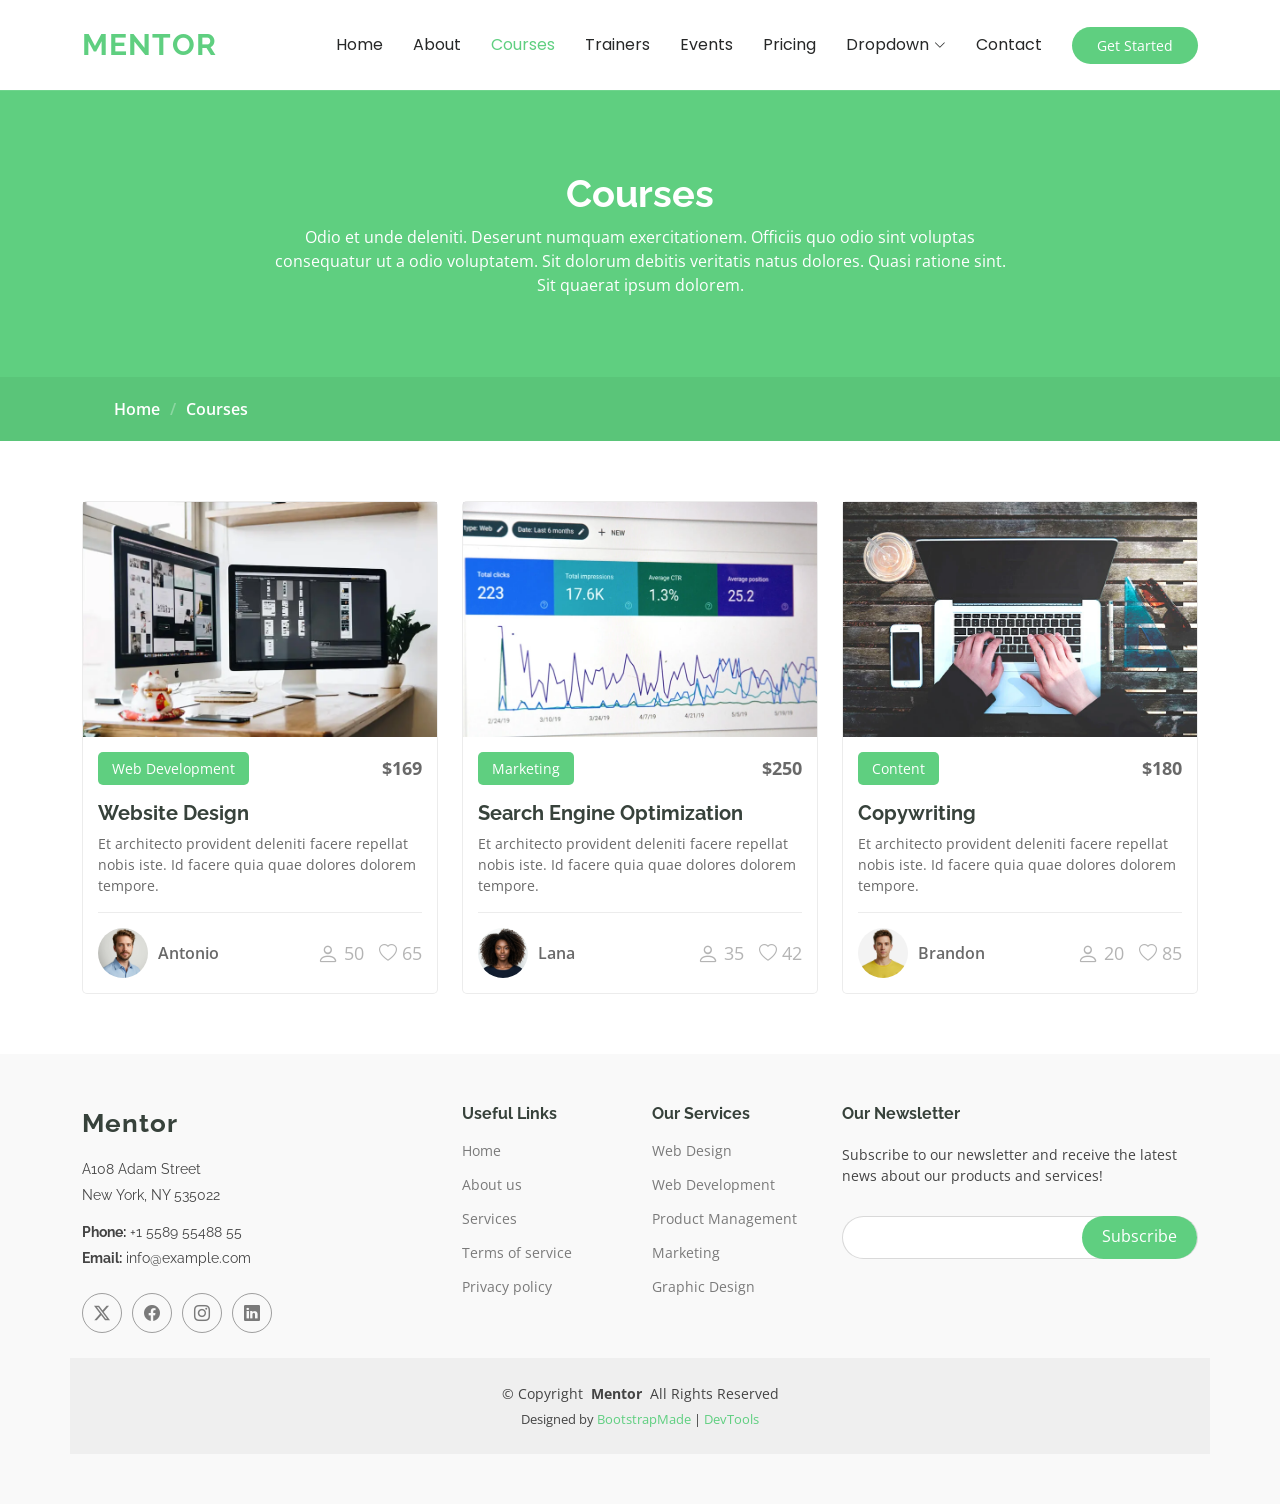
<file: courses.html>
<!DOCTYPE html>
<html lang="en">

<head>
  <meta charset="utf-8">
  <meta content="width=device-width, initial-scale=1.0" name="viewport">
  <title>Courses - Mentor Bootstrap Template</title>
  <meta name="description" content="">
  <meta name="keywords" content="">

  <!-- Favicons -->
  <link href="assets/img/favicon.png" rel="icon">
  <link href="assets/img/apple-touch-icon.png" rel="apple-touch-icon">

  <!-- Fonts -->
  <link href="https://fonts.googleapis.com" rel="preconnect">
  <link href="https://fonts.gstatic.com" rel="preconnect" crossorigin>
  <link
    href="https://fonts.googleapis.com/css2?family=Open+Sans:ital,wght@0,300;0,400;0,500;0,600;0,700;0,800;1,300;1,400;1,500;1,600;1,700;1,800&family=Poppins:ital,wght@0,100;0,200;0,300;0,400;0,500;0,600;0,700;0,800;0,900;1,100;1,200;1,300;1,400;1,500;1,600;1,700;1,800;1,900&family=Raleway:ital,wght@0,100;0,200;0,300;0,400;0,500;0,600;0,700;0,800;0,900;1,100;1,200;1,300;1,400;1,500;1,600;1,700;1,800;1,900&display=swap"
    rel="stylesheet">

  <!-- Vendor CSS Files -->
  <link href="assets/vendor/bootstrap/css/bootstrap.min.css" rel="stylesheet">
  <link href="assets/vendor/bootstrap-icons/bootstrap-icons.css" rel="stylesheet">
  <link href="assets/vendor/aos/aos.css" rel="stylesheet">
  <link href="assets/vendor/glightbox/css/glightbox.min.css" rel="stylesheet">
  <link href="assets/vendor/swiper/swiper-bundle.min.css" rel="stylesheet">

  <!-- Main CSS File -->
  <link href="assets/css/main.css" rel="stylesheet">

  <!-- =======================================================
  * Template Name: Mentor
  * Template URL: https://bootstrapmade.com/mentor-free-education-bootstrap-theme/
  * Updated: Jul 07 2025 with Bootstrap v5.3.7
  * Author: BootstrapMade.com
  * License: https://bootstrapmade.com/license/
  ======================================================== -->
</head>

<body class="courses-page">

  <header id="header" class="header d-flex align-items-center sticky-top">
    <div class="container-fluid container-xl position-relative d-flex align-items-center">

      <a href="index.html" class="logo d-flex align-items-center me-auto">
        <!-- Uncomment the line below if you also wish to use an image logo -->
        <!-- <img src="assets/img/logo.webp" alt=""> -->
        <h1 class="sitename">Mentor</h1>
      </a>

      <nav id="navmenu" class="navmenu">
        <ul>
          <li><a href="index.html">Home<br></a></li>
          <li><a href="about.html">About</a></li>
          <li><a href="courses.html" class="active">Courses</a></li>
          <li><a href="trainers.html">Trainers</a></li>
          <li><a href="events.html">Events</a></li>
          <li><a href="pricing.html">Pricing</a></li>
          <li class="dropdown"><a href="#"><span>Dropdown</span> <i class="bi bi-chevron-down toggle-dropdown"></i></a>
            <ul>
              <li><a href="#">Dropdown 1</a></li>
              <li class="dropdown"><a href="#"><span>Deep Dropdown</span> <i
                    class="bi bi-chevron-down toggle-dropdown"></i></a>
                <ul>
                  <li><a href="#">Deep Dropdown 1</a></li>
                  <li><a href="#">Deep Dropdown 2</a></li>
                  <li><a href="#">Deep Dropdown 3</a></li>
                  <li><a href="#">Deep Dropdown 4</a></li>
                  <li><a href="#">Deep Dropdown 5</a></li>
                </ul>
              </li>
              <li><a href="#">Dropdown 2</a></li>
              <li><a href="#">Dropdown 3</a></li>
              <li><a href="#">Dropdown 4</a></li>
            </ul>
          </li>
          <li><a href="contact.html">Contact</a></li>
        </ul>
        <i class="mobile-nav-toggle d-xl-none bi bi-list"></i>
      </nav>

      <a class="btn-getstarted" href="courses.html">Get Started</a>

    </div>
  </header>

  <main class="main">

    <!-- Page Title -->
    <div class="page-title" data-aos="fade">
      <div class="heading">
        <div class="container">
          <div class="row d-flex justify-content-center text-center">
            <div class="col-lg-8">
              <h1>Courses</h1>
              <p class="mb-0">Odio et unde deleniti. Deserunt numquam exercitationem. Officiis quo odio sint voluptas
                consequatur ut a odio voluptatem. Sit dolorum debitis veritatis natus dolores. Quasi ratione sint. Sit
                quaerat ipsum dolorem.</p>
            </div>
          </div>
        </div>
      </div>
      <nav class="breadcrumbs">
        <div class="container">
          <ol>
            <li><a href="index.html">Home</a></li>
            <li class="current">Courses</li>
          </ol>
        </div>
      </nav>
    </div><!-- End Page Title -->

    <!-- Courses Section -->
    <section id="courses" class="courses section">

      <div class="container">

        <div class="row">

          <div class="col-lg-4 col-md-6 d-flex align-items-stretch" data-aos="zoom-in" data-aos-delay="100">
            <div class="course-item">
              <img src="assets/img/course/course-1.webp" class="img-fluid" alt="...">
              <div class="course-content">
                <div class="d-flex justify-content-between align-items-center mb-3">
                  <p class="category">Web Development</p>
                  <p class="price">$169</p>
                </div>

                <h3><a href="course-details.html">Website Design</a></h3>
                <p class="description">Et architecto provident deleniti facere repellat nobis iste. Id facere quia quae
                  dolores dolorem tempore.</p>
                <div class="trainer d-flex justify-content-between align-items-center">
                  <div class="trainer-profile d-flex align-items-center">
                    <img src="assets/img/person/person-m-7.webp" class="img-fluid" alt="">
                    <a href="" class="trainer-link">Antonio</a>
                  </div>
                  <div class="trainer-rank d-flex align-items-center">
                    <i class="bi bi-person user-icon"></i>&nbsp;50
                    &nbsp;&nbsp;
                    <i class="bi bi-heart heart-icon"></i>&nbsp;65
                  </div>
                </div>
              </div>
            </div>
          </div> <!-- End Course Item-->

          <div class="col-lg-4 col-md-6 d-flex align-items-stretch mt-4 mt-md-0" data-aos="zoom-in"
            data-aos-delay="200">
            <div class="course-item">
              <img src="assets/img/course/course-2.webp" class="img-fluid" alt="...">
              <div class="course-content">
                <div class="d-flex justify-content-between align-items-center mb-3">
                  <p class="category">Marketing</p>
                  <p class="price">$250</p>
                </div>

                <h3><a href="course-details.html">Search Engine Optimization</a></h3>
                <p class="description">Et architecto provident deleniti facere repellat nobis iste. Id facere quia quae
                  dolores dolorem tempore.</p>
                <div class="trainer d-flex justify-content-between align-items-center">
                  <div class="trainer-profile d-flex align-items-center">
                    <img src="assets/img/person/person-f-14.webp" class="img-fluid" alt="">
                    <a href="" class="trainer-link">Lana</a>
                  </div>
                  <div class="trainer-rank d-flex align-items-center">
                    <i class="bi bi-person user-icon"></i>&nbsp;35
                    &nbsp;&nbsp;
                    <i class="bi bi-heart heart-icon"></i>&nbsp;42
                  </div>
                </div>
              </div>
            </div>
          </div> <!-- End Course Item-->

          <div class="col-lg-4 col-md-6 d-flex align-items-stretch mt-4 mt-lg-0" data-aos="zoom-in"
            data-aos-delay="300">
            <div class="course-item">
              <img src="assets/img/course/course-3.webp" class="img-fluid" alt="...">
              <div class="course-content">
                <div class="d-flex justify-content-between align-items-center mb-3">
                  <p class="category">Content</p>
                  <p class="price">$180</p>
                </div>

                <h3><a href="course-details.html">Copywriting</a></h3>
                <p class="description">Et architecto provident deleniti facere repellat nobis iste. Id facere quia quae
                  dolores dolorem tempore.</p>
                <div class="trainer d-flex justify-content-between align-items-center">
                  <div class="trainer-profile d-flex align-items-center">
                    <img src="assets/img/person/person-m-12.webp" class="img-fluid" alt="">
                    <a href="" class="trainer-link">Brandon</a>
                  </div>
                  <div class="trainer-rank d-flex align-items-center">
                    <i class="bi bi-person user-icon"></i>&nbsp;20
                    &nbsp;&nbsp;
                    <i class="bi bi-heart heart-icon"></i>&nbsp;85
                  </div>
                </div>
              </div>
            </div>
          </div> <!-- End Course Item-->

        </div>

      </div>

    </section><!-- /Courses Section -->

  </main>

  <footer id="footer" class="footer position-relative light-background">

    <div class="container footer-top">
      <div class="row gy-4">
        <div class="col-lg-4 col-md-6 footer-about">
          <a href="index.html" class="logo d-flex align-items-center">
            <span class="sitename">Mentor</span>
          </a>
          <div class="footer-contact pt-3">
            <p>A108 Adam Street</p>
            <p>New York, NY 535022</p>
            <p class="mt-3"><strong>Phone:</strong> <span>+1 5589 55488 55</span></p>
            <p><strong>Email:</strong> <span>info@example.com</span></p>
          </div>
          <div class="social-links d-flex mt-4">
            <a href=""><i class="bi bi-twitter-x"></i></a>
            <a href=""><i class="bi bi-facebook"></i></a>
            <a href=""><i class="bi bi-instagram"></i></a>
            <a href=""><i class="bi bi-linkedin"></i></a>
          </div>
        </div>

        <div class="col-lg-2 col-md-3 footer-links">
          <h4>Useful Links</h4>
          <ul>
            <li><a href="#">Home</a></li>
            <li><a href="#">About us</a></li>
            <li><a href="#">Services</a></li>
            <li><a href="#">Terms of service</a></li>
            <li><a href="#">Privacy policy</a></li>
          </ul>
        </div>

        <div class="col-lg-2 col-md-3 footer-links">
          <h4>Our Services</h4>
          <ul>
            <li><a href="#">Web Design</a></li>
            <li><a href="#">Web Development</a></li>
            <li><a href="#">Product Management</a></li>
            <li><a href="#">Marketing</a></li>
            <li><a href="#">Graphic Design</a></li>
          </ul>
        </div>

        <div class="col-lg-4 col-md-12 footer-newsletter">
          <h4>Our Newsletter</h4>
          <p>Subscribe to our newsletter and receive the latest news about our products and services!</p>
          <form action="#" method="post" class="email-form">
            <div class="newsletter-form"><input type="email" name="email"><input type="submit" value="Subscribe"></div>
            <div class="loading">Loading</div>
            <div class="error-message"></div>
            <div class="sent-message">Your subscription request has been sent. Thank you!</div>
          </form>
        </div>

      </div>
    </div>

    <div class="container copyright text-center mt-4">
      <p>© <span>Copyright</span> <strong class="px-1 sitename">Mentor</strong> <span>All Rights Reserved</span></p>
      <div class="credits">
        <!-- All the links in the footer should remain intact. -->
        <!-- You can delete the links only if you've purchased the pro version. -->
        <!-- Licensing information: https://bootstrapmade.com/license/ -->
        Designed by <a href="https://bootstrapmade.com/">BootstrapMade</a> | <a
          href="https://bootstrapmade.com/tools/">DevTools</a>
      </div>
    </div>

  </footer>

  <!-- Scroll Top -->
  <a href="#" id="scroll-top" class="scroll-top d-flex align-items-center justify-content-center"><i
      class="bi bi-arrow-up-short"></i></a>

  <!-- Preloader -->
  <div id="preloader"></div>

  <!-- Vendor JS Files -->
  <script src="assets/vendor/bootstrap/js/bootstrap.bundle.min.js"></script>
  <script src="assets/vendor/aos/aos.js"></script>
  <script src="assets/vendor/glightbox/js/glightbox.min.js"></script>
  <script src="assets/vendor/purecounter/purecounter_vanilla.js"></script>
  <script src="assets/vendor/swiper/swiper-bundle.min.js"></script>

  <!-- Main JS File -->
  <script src="assets/js/main.js"></script>

</body>

</html>
</file>
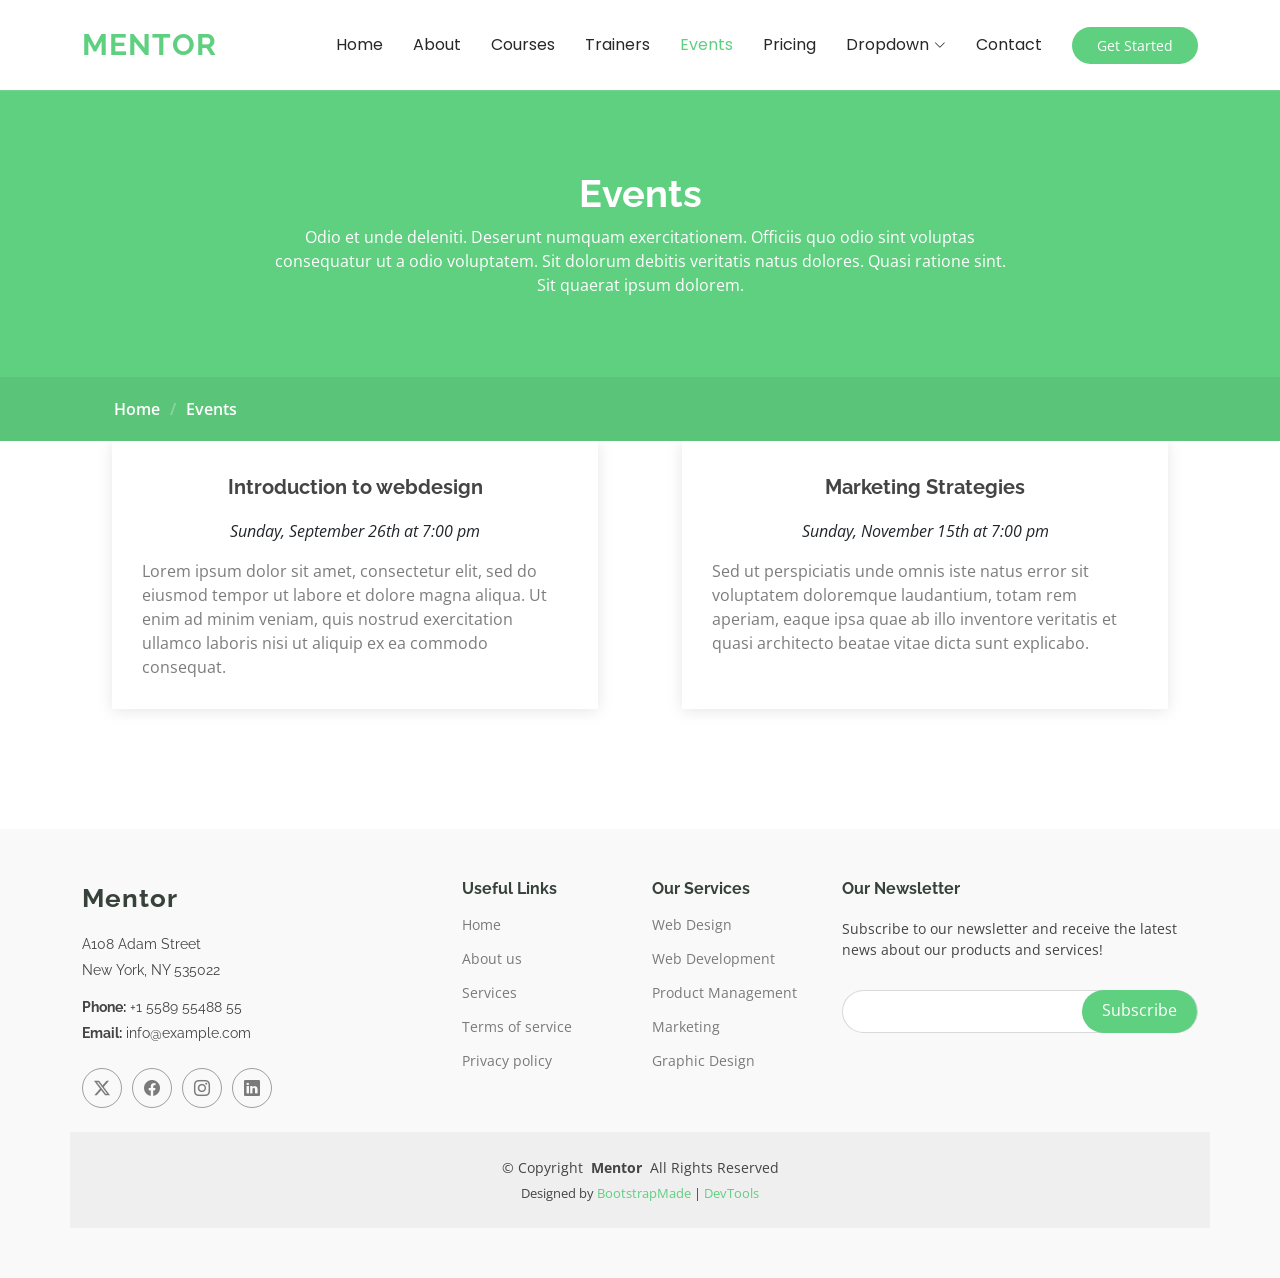
<file: events.html>
<!DOCTYPE html>
<html lang="en">

<head>
  <meta charset="utf-8">
  <meta content="width=device-width, initial-scale=1.0" name="viewport">
  <title>Events - Mentor Bootstrap Template</title>
  <meta name="description" content="">
  <meta name="keywords" content="">

  <!-- Favicons -->
  <link href="assets/img/favicon.png" rel="icon">
  <link href="assets/img/apple-touch-icon.png" rel="apple-touch-icon">

  <!-- Fonts -->
  <link href="https://fonts.googleapis.com" rel="preconnect">
  <link href="https://fonts.gstatic.com" rel="preconnect" crossorigin>
  <link href="https://fonts.googleapis.com/css2?family=Open+Sans:ital,wght@0,300;0,400;0,500;0,600;0,700;0,800;1,300;1,400;1,500;1,600;1,700;1,800&family=Poppins:ital,wght@0,100;0,200;0,300;0,400;0,500;0,600;0,700;0,800;0,900;1,100;1,200;1,300;1,400;1,500;1,600;1,700;1,800;1,900&family=Raleway:ital,wght@0,100;0,200;0,300;0,400;0,500;0,600;0,700;0,800;0,900;1,100;1,200;1,300;1,400;1,500;1,600;1,700;1,800;1,900&display=swap" rel="stylesheet">

  <!-- Vendor CSS Files -->
  <link href="assets/vendor/bootstrap/css/bootstrap.min.css" rel="stylesheet">
  <link href="assets/vendor/bootstrap-icons/bootstrap-icons.css" rel="stylesheet">
  <link href="assets/vendor/aos/aos.css" rel="stylesheet">
  <link href="assets/vendor/glightbox/css/glightbox.min.css" rel="stylesheet">
  <link href="assets/vendor/swiper/swiper-bundle.min.css" rel="stylesheet">

  <!-- Main CSS File -->
  <link href="assets/css/main.css" rel="stylesheet">

  <!-- =======================================================
  * Template Name: Mentor
  * Template URL: https://bootstrapmade.com/mentor-free-education-bootstrap-theme/
  * Updated: Jul 07 2025 with Bootstrap v5.3.7
  * Author: BootstrapMade.com
  * License: https://bootstrapmade.com/license/
  ======================================================== -->
</head>

<body class="events-page">

  <header id="header" class="header d-flex align-items-center sticky-top">
    <div class="container-fluid container-xl position-relative d-flex align-items-center">

      <a href="index.html" class="logo d-flex align-items-center me-auto">
        <!-- Uncomment the line below if you also wish to use an image logo -->
        <!-- <img src="assets/img/logo.webp" alt=""> -->
        <h1 class="sitename">Mentor</h1>
      </a>

      <nav id="navmenu" class="navmenu">
        <ul>
          <li><a href="index.html">Home<br></a></li>
          <li><a href="about.html">About</a></li>
          <li><a href="courses.html">Courses</a></li>
          <li><a href="trainers.html">Trainers</a></li>
          <li><a href="events.html" class="active">Events</a></li>
          <li><a href="pricing.html">Pricing</a></li>
          <li class="dropdown"><a href="#"><span>Dropdown</span> <i class="bi bi-chevron-down toggle-dropdown"></i></a>
            <ul>
              <li><a href="#">Dropdown 1</a></li>
              <li class="dropdown"><a href="#"><span>Deep Dropdown</span> <i class="bi bi-chevron-down toggle-dropdown"></i></a>
                <ul>
                  <li><a href="#">Deep Dropdown 1</a></li>
                  <li><a href="#">Deep Dropdown 2</a></li>
                  <li><a href="#">Deep Dropdown 3</a></li>
                  <li><a href="#">Deep Dropdown 4</a></li>
                  <li><a href="#">Deep Dropdown 5</a></li>
                </ul>
              </li>
              <li><a href="#">Dropdown 2</a></li>
              <li><a href="#">Dropdown 3</a></li>
              <li><a href="#">Dropdown 4</a></li>
            </ul>
          </li>
          <li><a href="contact.html">Contact</a></li>
        </ul>
        <i class="mobile-nav-toggle d-xl-none bi bi-list"></i>
      </nav>

      <a class="btn-getstarted" href="courses.html">Get Started</a>

    </div>
  </header>

  <main class="main">

    <!-- Page Title -->
    <div class="page-title" data-aos="fade">
      <div class="heading">
        <div class="container">
          <div class="row d-flex justify-content-center text-center">
            <div class="col-lg-8">
              <h1>Events</h1>
              <p class="mb-0">Odio et unde deleniti. Deserunt numquam exercitationem. Officiis quo odio sint voluptas consequatur ut a odio voluptatem. Sit dolorum debitis veritatis natus dolores. Quasi ratione sint. Sit quaerat ipsum dolorem.</p>
            </div>
          </div>
        </div>
      </div>
      <nav class="breadcrumbs">
        <div class="container">
          <ol>
            <li><a href="index.html">Home</a></li>
            <li class="current">Events</li>
          </ol>
        </div>
      </nav>
    </div><!-- End Page Title -->

  
<!-- Events Section -->
<section id="events" class="events section">

  <div class="container" data-aos="fade-up">

    <div class="row">

      <div class="col-md-6 d-flex align-items-stretch">
        <div class="card">
          <div class="card-body">
            <h5 class="card-title">
              <a href="">Introduction to webdesign</a>
            </h5>
            <p class="fst-italic text-center">
              Sunday, September 26th at 7:00 pm
            </p>
            <p class="card-text">
              Lorem ipsum dolor sit amet, consectetur elit, sed do eiusmod tempor ut labore et dolore magna aliqua.
              Ut enim ad minim veniam, quis nostrud exercitation ullamco laboris nisi ut aliquip ex ea commodo consequat.
            </p>
          </div>
        </div>
      </div>

      <div class="col-md-6 d-flex align-items-stretch">
        <div class="card">
          <div class="card-body">
            <h5 class="card-title">
              <a href="">Marketing Strategies</a>
            </h5>
            <p class="fst-italic text-center">
              Sunday, November 15th at 7:00 pm
            </p>
            <p class="card-text">
              Sed ut perspiciatis unde omnis iste natus error sit voluptatem doloremque laudantium,
              totam rem aperiam, eaque ipsa quae ab illo inventore veritatis et quasi architecto beatae vitae dicta sunt explicabo.
            </p>
          </div>
        </div>
      </div>

    </div>

  </div>

</section>
<!-- /Events Section -->


  </main>

  <footer id="footer" class="footer position-relative light-background">

    <div class="container footer-top">
      <div class="row gy-4">
        <div class="col-lg-4 col-md-6 footer-about">
          <a href="index.html" class="logo d-flex align-items-center">
            <span class="sitename">Mentor</span>
          </a>
          <div class="footer-contact pt-3">
            <p>A108 Adam Street</p>
            <p>New York, NY 535022</p>
            <p class="mt-3"><strong>Phone:</strong> <span>+1 5589 55488 55</span></p>
            <p><strong>Email:</strong> <span>info@example.com</span></p>
          </div>
          <div class="social-links d-flex mt-4">
            <a href=""><i class="bi bi-twitter-x"></i></a>
            <a href=""><i class="bi bi-facebook"></i></a>
            <a href=""><i class="bi bi-instagram"></i></a>
            <a href=""><i class="bi bi-linkedin"></i></a>
          </div>
        </div>

        <div class="col-lg-2 col-md-3 footer-links">
          <h4>Useful Links</h4>
          <ul>
            <li><a href="#">Home</a></li>
            <li><a href="#">About us</a></li>
            <li><a href="#">Services</a></li>
            <li><a href="#">Terms of service</a></li>
            <li><a href="#">Privacy policy</a></li>
          </ul>
        </div>

        <div class="col-lg-2 col-md-3 footer-links">
          <h4>Our Services</h4>
          <ul>
            <li><a href="#">Web Design</a></li>
            <li><a href="#">Web Development</a></li>
            <li><a href="#">Product Management</a></li>
            <li><a href="#">Marketing</a></li>
            <li><a href="#">Graphic Design</a></li>
          </ul>
        </div>

        <div class="col-lg-4 col-md-12 footer-newsletter">
          <h4>Our Newsletter</h4>
          <p>Subscribe to our newsletter and receive the latest news about our products and services!</p>
          <form action="#" method="post" class="email-form">
            <div class="newsletter-form"><input type="email" name="email"><input type="submit" value="Subscribe"></div>
            <div class="loading">Loading</div>
            <div class="error-message"></div>
            <div class="sent-message">Your subscription request has been sent. Thank you!</div>
          </form>
        </div>

      </div>
    </div>

    <div class="container copyright text-center mt-4">
      <p>© <span>Copyright</span> <strong class="px-1 sitename">Mentor</strong> <span>All Rights Reserved</span></p>
      <div class="credits">
        <!-- All the links in the footer should remain intact. -->
        <!-- You can delete the links only if you've purchased the pro version. -->
        <!-- Licensing information: https://bootstrapmade.com/license/ -->
        Designed by <a href="https://bootstrapmade.com/">BootstrapMade</a> | <a href="https://bootstrapmade.com/tools/">DevTools</a>
      </div>
    </div>

  </footer>

  <!-- Scroll Top -->
  <a href="#" id="scroll-top" class="scroll-top d-flex align-items-center justify-content-center"><i class="bi bi-arrow-up-short"></i></a>

  <!-- Preloader -->
  <div id="preloader"></div>

  <!-- Vendor JS Files -->
  <script src="assets/vendor/bootstrap/js/bootstrap.bundle.min.js"></script>
  <script src="assets/vendor/aos/aos.js"></script>
  <script src="assets/vendor/glightbox/js/glightbox.min.js"></script>
  <script src="assets/vendor/purecounter/purecounter_vanilla.js"></script>
  <script src="assets/vendor/swiper/swiper-bundle.min.js"></script>

  <!-- Main JS File -->
  <script src="assets/js/main.js"></script>

</body>

</html>
</file>
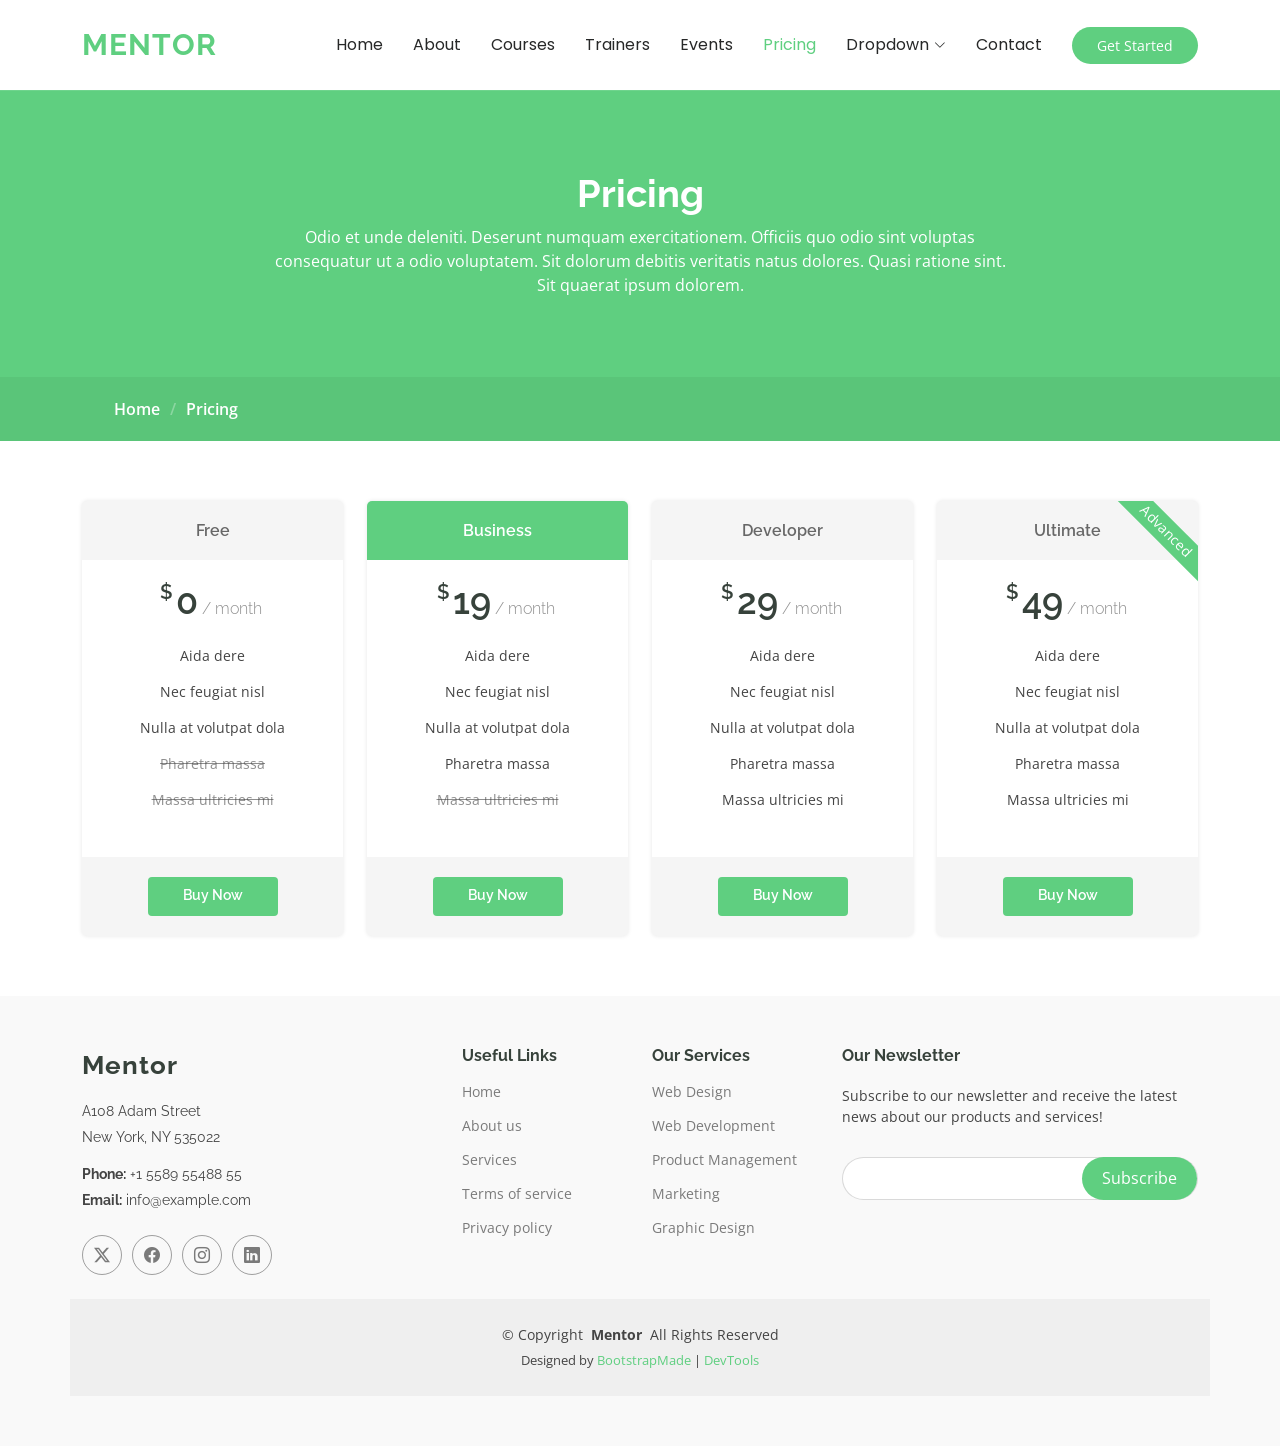
<file: pricing.html>
<!DOCTYPE html>
<html lang="en">

<head>
  <meta charset="utf-8">
  <meta content="width=device-width, initial-scale=1.0" name="viewport">
  <title>Pricing - Mentor Bootstrap Template</title>
  <meta name="description" content="">
  <meta name="keywords" content="">

  <!-- Favicons -->
  <link href="assets/img/favicon.png" rel="icon">
  <link href="assets/img/apple-touch-icon.png" rel="apple-touch-icon">

  <!-- Fonts -->
  <link href="https://fonts.googleapis.com" rel="preconnect">
  <link href="https://fonts.gstatic.com" rel="preconnect" crossorigin>
  <link href="https://fonts.googleapis.com/css2?family=Open+Sans:ital,wght@0,300;0,400;0,500;0,600;0,700;0,800;1,300;1,400;1,500;1,600;1,700;1,800&family=Poppins:ital,wght@0,100;0,200;0,300;0,400;0,500;0,600;0,700;0,800;0,900;1,100;1,200;1,300;1,400;1,500;1,600;1,700;1,800;1,900&family=Raleway:ital,wght@0,100;0,200;0,300;0,400;0,500;0,600;0,700;0,800;0,900;1,100;1,200;1,300;1,400;1,500;1,600;1,700;1,800;1,900&display=swap" rel="stylesheet">

  <!-- Vendor CSS Files -->
  <link href="assets/vendor/bootstrap/css/bootstrap.min.css" rel="stylesheet">
  <link href="assets/vendor/bootstrap-icons/bootstrap-icons.css" rel="stylesheet">
  <link href="assets/vendor/aos/aos.css" rel="stylesheet">
  <link href="assets/vendor/glightbox/css/glightbox.min.css" rel="stylesheet">
  <link href="assets/vendor/swiper/swiper-bundle.min.css" rel="stylesheet">

  <!-- Main CSS File -->
  <link href="assets/css/main.css" rel="stylesheet">

  <!-- =======================================================
  * Template Name: Mentor
  * Template URL: https://bootstrapmade.com/mentor-free-education-bootstrap-theme/
  * Updated: Jul 07 2025 with Bootstrap v5.3.7
  * Author: BootstrapMade.com
  * License: https://bootstrapmade.com/license/
  ======================================================== -->
</head>

<body class="pricing-page">

  <header id="header" class="header d-flex align-items-center sticky-top">
    <div class="container-fluid container-xl position-relative d-flex align-items-center">

      <a href="index.html" class="logo d-flex align-items-center me-auto">
        <!-- Uncomment the line below if you also wish to use an image logo -->
        <!-- <img src="assets/img/logo.webp" alt=""> -->
        <h1 class="sitename">Mentor</h1>
      </a>

      <nav id="navmenu" class="navmenu">
        <ul>
          <li><a href="index.html">Home<br></a></li>
          <li><a href="about.html">About</a></li>
          <li><a href="courses.html">Courses</a></li>
          <li><a href="trainers.html">Trainers</a></li>
          <li><a href="events.html">Events</a></li>
          <li><a href="pricing.html" class="active">Pricing</a></li>
          <li class="dropdown"><a href="#"><span>Dropdown</span> <i class="bi bi-chevron-down toggle-dropdown"></i></a>
            <ul>
              <li><a href="#">Dropdown 1</a></li>
              <li class="dropdown"><a href="#"><span>Deep Dropdown</span> <i class="bi bi-chevron-down toggle-dropdown"></i></a>
                <ul>
                  <li><a href="#">Deep Dropdown 1</a></li>
                  <li><a href="#">Deep Dropdown 2</a></li>
                  <li><a href="#">Deep Dropdown 3</a></li>
                  <li><a href="#">Deep Dropdown 4</a></li>
                  <li><a href="#">Deep Dropdown 5</a></li>
                </ul>
              </li>
              <li><a href="#">Dropdown 2</a></li>
              <li><a href="#">Dropdown 3</a></li>
              <li><a href="#">Dropdown 4</a></li>
            </ul>
          </li>
          <li><a href="contact.html">Contact</a></li>
        </ul>
        <i class="mobile-nav-toggle d-xl-none bi bi-list"></i>
      </nav>

      <a class="btn-getstarted" href="courses.html">Get Started</a>

    </div>
  </header>

  <main class="main">

    <!-- Page Title -->
    <div class="page-title" data-aos="fade">
      <div class="heading">
        <div class="container">
          <div class="row d-flex justify-content-center text-center">
            <div class="col-lg-8">
              <h1>Pricing</h1>
              <p class="mb-0">Odio et unde deleniti. Deserunt numquam exercitationem. Officiis quo odio sint voluptas consequatur ut a odio voluptatem. Sit dolorum debitis veritatis natus dolores. Quasi ratione sint. Sit quaerat ipsum dolorem.</p>
            </div>
          </div>
        </div>
      </div>
      <nav class="breadcrumbs">
        <div class="container">
          <ol>
            <li><a href="index.html">Home</a></li>
            <li class="current">Pricing</li>
          </ol>
        </div>
      </nav>
    </div><!-- End Page Title -->

    <!-- Pricing Section -->
    <section id="pricing" class="pricing section">

      <div class="container">

        <div class="row gy-3">

          <div class="col-xl-3 col-lg-6" data-aos="fade-up" data-aos-delay="100">
            <div class="pricing-item">
              <h3>Free</h3>
              <h4><sup>$</sup>0<span> / month</span></h4>
              <ul>
                <li>Aida dere</li>
                <li>Nec feugiat nisl</li>
                <li>Nulla at volutpat dola</li>
                <li class="na">Pharetra massa</li>
                <li class="na">Massa ultricies mi</li>
              </ul>
              <div class="btn-wrap">
                <a href="#" class="btn-buy">Buy Now</a>
              </div>
            </div>
          </div><!-- End Pricing Item -->

          <div class="col-xl-3 col-lg-6" data-aos="fade-up" data-aos-delay="200">
            <div class="pricing-item featured">
              <h3>Business</h3>
              <h4><sup>$</sup>19<span> / month</span></h4>
              <ul>
                <li>Aida dere</li>
                <li>Nec feugiat nisl</li>
                <li>Nulla at volutpat dola</li>
                <li>Pharetra massa</li>
                <li class="na">Massa ultricies mi</li>
              </ul>
              <div class="btn-wrap">
                <a href="#" class="btn-buy">Buy Now</a>
              </div>
            </div>
          </div><!-- End Pricing Item -->

          <div class="col-xl-3 col-lg-6" data-aos="fade-up" data-aos-delay="400">
            <div class="pricing-item">
              <h3>Developer</h3>
              <h4><sup>$</sup>29<span> / month</span></h4>
              <ul>
                <li>Aida dere</li>
                <li>Nec feugiat nisl</li>
                <li>Nulla at volutpat dola</li>
                <li>Pharetra massa</li>
                <li>Massa ultricies mi</li>
              </ul>
              <div class="btn-wrap">
                <a href="#" class="btn-buy">Buy Now</a>
              </div>
            </div>
          </div><!-- End Pricing Item -->

          <div class="col-xl-3 col-lg-6" data-aos="fade-up" data-aos-delay="400">
            <div class="pricing-item">
              <span class="advanced">Advanced</span>
              <h3>Ultimate</h3>
              <h4><sup>$</sup>49<span> / month</span></h4>
              <ul>
                <li>Aida dere</li>
                <li>Nec feugiat nisl</li>
                <li>Nulla at volutpat dola</li>
                <li>Pharetra massa</li>
                <li>Massa ultricies mi</li>
              </ul>
              <div class="btn-wrap">
                <a href="#" class="btn-buy">Buy Now</a>
              </div>
            </div>
          </div><!-- End Pricing Item -->

        </div>

      </div>

    </section><!-- /Pricing Section -->

  </main>

  <footer id="footer" class="footer position-relative light-background">

    <div class="container footer-top">
      <div class="row gy-4">
        <div class="col-lg-4 col-md-6 footer-about">
          <a href="index.html" class="logo d-flex align-items-center">
            <span class="sitename">Mentor</span>
          </a>
          <div class="footer-contact pt-3">
            <p>A108 Adam Street</p>
            <p>New York, NY 535022</p>
            <p class="mt-3"><strong>Phone:</strong> <span>+1 5589 55488 55</span></p>
            <p><strong>Email:</strong> <span>info@example.com</span></p>
          </div>
          <div class="social-links d-flex mt-4">
            <a href=""><i class="bi bi-twitter-x"></i></a>
            <a href=""><i class="bi bi-facebook"></i></a>
            <a href=""><i class="bi bi-instagram"></i></a>
            <a href=""><i class="bi bi-linkedin"></i></a>
          </div>
        </div>

        <div class="col-lg-2 col-md-3 footer-links">
          <h4>Useful Links</h4>
          <ul>
            <li><a href="#">Home</a></li>
            <li><a href="#">About us</a></li>
            <li><a href="#">Services</a></li>
            <li><a href="#">Terms of service</a></li>
            <li><a href="#">Privacy policy</a></li>
          </ul>
        </div>

        <div class="col-lg-2 col-md-3 footer-links">
          <h4>Our Services</h4>
          <ul>
            <li><a href="#">Web Design</a></li>
            <li><a href="#">Web Development</a></li>
            <li><a href="#">Product Management</a></li>
            <li><a href="#">Marketing</a></li>
            <li><a href="#">Graphic Design</a></li>
          </ul>
        </div>

        <div class="col-lg-4 col-md-12 footer-newsletter">
          <h4>Our Newsletter</h4>
          <p>Subscribe to our newsletter and receive the latest news about our products and services!</p>
          <form action="#" method="post" class="email-form">
            <div class="newsletter-form"><input type="email" name="email"><input type="submit" value="Subscribe"></div>
            <div class="loading">Loading</div>
            <div class="error-message"></div>
            <div class="sent-message">Your subscription request has been sent. Thank you!</div>
          </form>
        </div>

      </div>
    </div>

    <div class="container copyright text-center mt-4">
      <p>© <span>Copyright</span> <strong class="px-1 sitename">Mentor</strong> <span>All Rights Reserved</span></p>
      <div class="credits">
        <!-- All the links in the footer should remain intact. -->
        <!-- You can delete the links only if you've purchased the pro version. -->
        <!-- Licensing information: https://bootstrapmade.com/license/ -->
        Designed by <a href="https://bootstrapmade.com/">BootstrapMade</a> | <a href="https://bootstrapmade.com/tools/">DevTools</a>
      </div>
    </div>

  </footer>

  <!-- Scroll Top -->
  <a href="#" id="scroll-top" class="scroll-top d-flex align-items-center justify-content-center"><i class="bi bi-arrow-up-short"></i></a>

  <!-- Preloader -->
  <div id="preloader"></div>

  <!-- Vendor JS Files -->
  <script src="assets/vendor/bootstrap/js/bootstrap.bundle.min.js"></script>
  <script src="assets/vendor/aos/aos.js"></script>
  <script src="assets/vendor/glightbox/js/glightbox.min.js"></script>
  <script src="assets/vendor/purecounter/purecounter_vanilla.js"></script>
  <script src="assets/vendor/swiper/swiper-bundle.min.js"></script>

  <!-- Main JS File -->
  <script src="assets/js/main.js"></script>

</body>

</html>
</file>
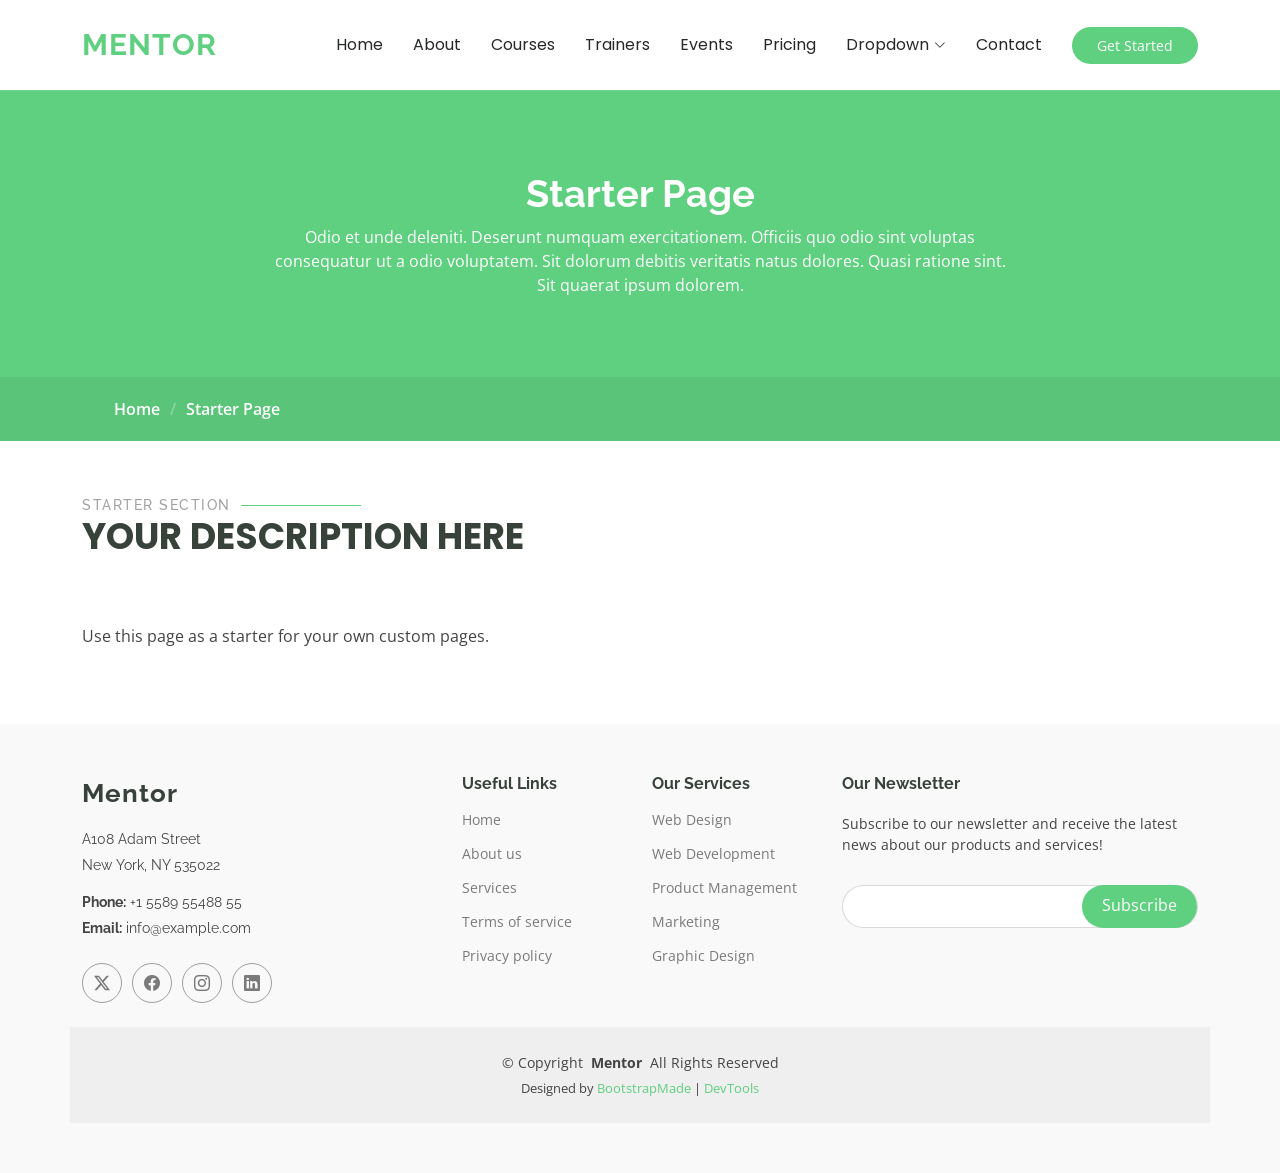
<file: starter-page.html>
<!DOCTYPE html>
<html lang="en">

<head>
  <meta charset="utf-8">
  <meta content="width=device-width, initial-scale=1.0" name="viewport">
  <title>Starter Page - Mentor Bootstrap Template</title>
  <meta name="description" content="">
  <meta name="keywords" content="">

  <!-- Favicons -->
  <link href="assets/img/favicon.png" rel="icon">
  <link href="assets/img/apple-touch-icon.png" rel="apple-touch-icon">

  <!-- Fonts -->
  <link href="https://fonts.googleapis.com" rel="preconnect">
  <link href="https://fonts.gstatic.com" rel="preconnect" crossorigin>
  <link href="https://fonts.googleapis.com/css2?family=Open+Sans:ital,wght@0,300;0,400;0,500;0,600;0,700;0,800;1,300;1,400;1,500;1,600;1,700;1,800&family=Poppins:ital,wght@0,100;0,200;0,300;0,400;0,500;0,600;0,700;0,800;0,900;1,100;1,200;1,300;1,400;1,500;1,600;1,700;1,800;1,900&family=Raleway:ital,wght@0,100;0,200;0,300;0,400;0,500;0,600;0,700;0,800;0,900;1,100;1,200;1,300;1,400;1,500;1,600;1,700;1,800;1,900&display=swap" rel="stylesheet">

  <!-- Vendor CSS Files -->
  <link href="assets/vendor/bootstrap/css/bootstrap.min.css" rel="stylesheet">
  <link href="assets/vendor/bootstrap-icons/bootstrap-icons.css" rel="stylesheet">
  <link href="assets/vendor/aos/aos.css" rel="stylesheet">
  <link href="assets/vendor/glightbox/css/glightbox.min.css" rel="stylesheet">
  <link href="assets/vendor/swiper/swiper-bundle.min.css" rel="stylesheet">

  <!-- Main CSS File -->
  <link href="assets/css/main.css" rel="stylesheet">

  <!-- =======================================================
  * Template Name: Mentor
  * Template URL: https://bootstrapmade.com/mentor-free-education-bootstrap-theme/
  * Updated: Jul 07 2025 with Bootstrap v5.3.7
  * Author: BootstrapMade.com
  * License: https://bootstrapmade.com/license/
  ======================================================== -->
</head>

<body class="starter-page-page">

  <header id="header" class="header d-flex align-items-center sticky-top">
    <div class="container-fluid container-xl position-relative d-flex align-items-center">

      <a href="index.html" class="logo d-flex align-items-center me-auto">
        <!-- Uncomment the line below if you also wish to use an image logo -->
        <!-- <img src="assets/img/logo.webp" alt=""> -->
        <h1 class="sitename">Mentor</h1>
      </a>

      <nav id="navmenu" class="navmenu">
        <ul>
          <li><a href="index.html">Home<br></a></li>
          <li><a href="about.html">About</a></li>
          <li><a href="courses.html">Courses</a></li>
          <li><a href="trainers.html">Trainers</a></li>
          <li><a href="events.html">Events</a></li>
          <li><a href="pricing.html">Pricing</a></li>
          <li class="dropdown"><a href="#"><span>Dropdown</span> <i class="bi bi-chevron-down toggle-dropdown"></i></a>
            <ul>
              <li><a href="#">Dropdown 1</a></li>
              <li class="dropdown"><a href="#"><span>Deep Dropdown</span> <i class="bi bi-chevron-down toggle-dropdown"></i></a>
                <ul>
                  <li><a href="#">Deep Dropdown 1</a></li>
                  <li><a href="#">Deep Dropdown 2</a></li>
                  <li><a href="#">Deep Dropdown 3</a></li>
                  <li><a href="#">Deep Dropdown 4</a></li>
                  <li><a href="#">Deep Dropdown 5</a></li>
                </ul>
              </li>
              <li><a href="#">Dropdown 2</a></li>
              <li><a href="#">Dropdown 3</a></li>
              <li><a href="#">Dropdown 4</a></li>
            </ul>
          </li>
          <li><a href="contact.html">Contact</a></li>
        </ul>
        <i class="mobile-nav-toggle d-xl-none bi bi-list"></i>
      </nav>

      <a class="btn-getstarted" href="courses.html">Get Started</a>

    </div>
  </header>

  <main class="main">

    <!-- Page Title -->
    <div class="page-title" data-aos="fade">
      <div class="heading">
        <div class="container">
          <div class="row d-flex justify-content-center text-center">
            <div class="col-lg-8">
              <h1>Starter Page</h1>
              <p class="mb-0">Odio et unde deleniti. Deserunt numquam exercitationem. Officiis quo odio sint voluptas consequatur ut a odio voluptatem. Sit dolorum debitis veritatis natus dolores. Quasi ratione sint. Sit quaerat ipsum dolorem.</p>
            </div>
          </div>
        </div>
      </div>
      <nav class="breadcrumbs">
        <div class="container">
          <ol>
            <li><a href="index.html">Home</a></li>
            <li class="current">Starter Page</li>
          </ol>
        </div>
      </nav>
    </div><!-- End Page Title -->

    <!-- Starter Section Section -->
    <section id="starter-section" class="starter-section section">

      <!-- Section Title -->
      <div class="container section-title" data-aos="fade-up">
        <h2>Starter Section</h2>
        <p>Your Description Here<br></p>
      </div><!-- End Section Title -->

      <div class="container" data-aos="fade-up">
        <p>Use this page as a starter for your own custom pages.</p>
      </div>

    </section><!-- /Starter Section Section -->

  </main>

  <footer id="footer" class="footer position-relative light-background">

    <div class="container footer-top">
      <div class="row gy-4">
        <div class="col-lg-4 col-md-6 footer-about">
          <a href="index.html" class="logo d-flex align-items-center">
            <span class="sitename">Mentor</span>
          </a>
          <div class="footer-contact pt-3">
            <p>A108 Adam Street</p>
            <p>New York, NY 535022</p>
            <p class="mt-3"><strong>Phone:</strong> <span>+1 5589 55488 55</span></p>
            <p><strong>Email:</strong> <span>info@example.com</span></p>
          </div>
          <div class="social-links d-flex mt-4">
            <a href=""><i class="bi bi-twitter-x"></i></a>
            <a href=""><i class="bi bi-facebook"></i></a>
            <a href=""><i class="bi bi-instagram"></i></a>
            <a href=""><i class="bi bi-linkedin"></i></a>
          </div>
        </div>

        <div class="col-lg-2 col-md-3 footer-links">
          <h4>Useful Links</h4>
          <ul>
            <li><a href="#">Home</a></li>
            <li><a href="#">About us</a></li>
            <li><a href="#">Services</a></li>
            <li><a href="#">Terms of service</a></li>
            <li><a href="#">Privacy policy</a></li>
          </ul>
        </div>

        <div class="col-lg-2 col-md-3 footer-links">
          <h4>Our Services</h4>
          <ul>
            <li><a href="#">Web Design</a></li>
            <li><a href="#">Web Development</a></li>
            <li><a href="#">Product Management</a></li>
            <li><a href="#">Marketing</a></li>
            <li><a href="#">Graphic Design</a></li>
          </ul>
        </div>

        <div class="col-lg-4 col-md-12 footer-newsletter">
          <h4>Our Newsletter</h4>
          <p>Subscribe to our newsletter and receive the latest news about our products and services!</p>
          <form action="#" method="post" class="email-form">
            <div class="newsletter-form"><input type="email" name="email"><input type="submit" value="Subscribe"></div>
            <div class="loading">Loading</div>
            <div class="error-message"></div>
            <div class="sent-message">Your subscription request has been sent. Thank you!</div>
          </form>
        </div>

      </div>
    </div>

    <div class="container copyright text-center mt-4">
      <p>© <span>Copyright</span> <strong class="px-1 sitename">Mentor</strong> <span>All Rights Reserved</span></p>
      <div class="credits">
        <!-- All the links in the footer should remain intact. -->
        <!-- You can delete the links only if you've purchased the pro version. -->
        <!-- Licensing information: https://bootstrapmade.com/license/ -->
        Designed by <a href="https://bootstrapmade.com/">BootstrapMade</a> | <a href="https://bootstrapmade.com/tools/">DevTools</a>
      </div>
    </div>

  </footer>

  <!-- Scroll Top -->
  <a href="#" id="scroll-top" class="scroll-top d-flex align-items-center justify-content-center"><i class="bi bi-arrow-up-short"></i></a>

  <!-- Preloader -->
  <div id="preloader"></div>

  <!-- Vendor JS Files -->
  <script src="assets/vendor/bootstrap/js/bootstrap.bundle.min.js"></script>
  <script src="assets/vendor/aos/aos.js"></script>
  <script src="assets/vendor/glightbox/js/glightbox.min.js"></script>
  <script src="assets/vendor/purecounter/purecounter_vanilla.js"></script>
  <script src="assets/vendor/swiper/swiper-bundle.min.js"></script>

  <!-- Main JS File -->
  <script src="assets/js/main.js"></script>

</body>

</html>
</file>
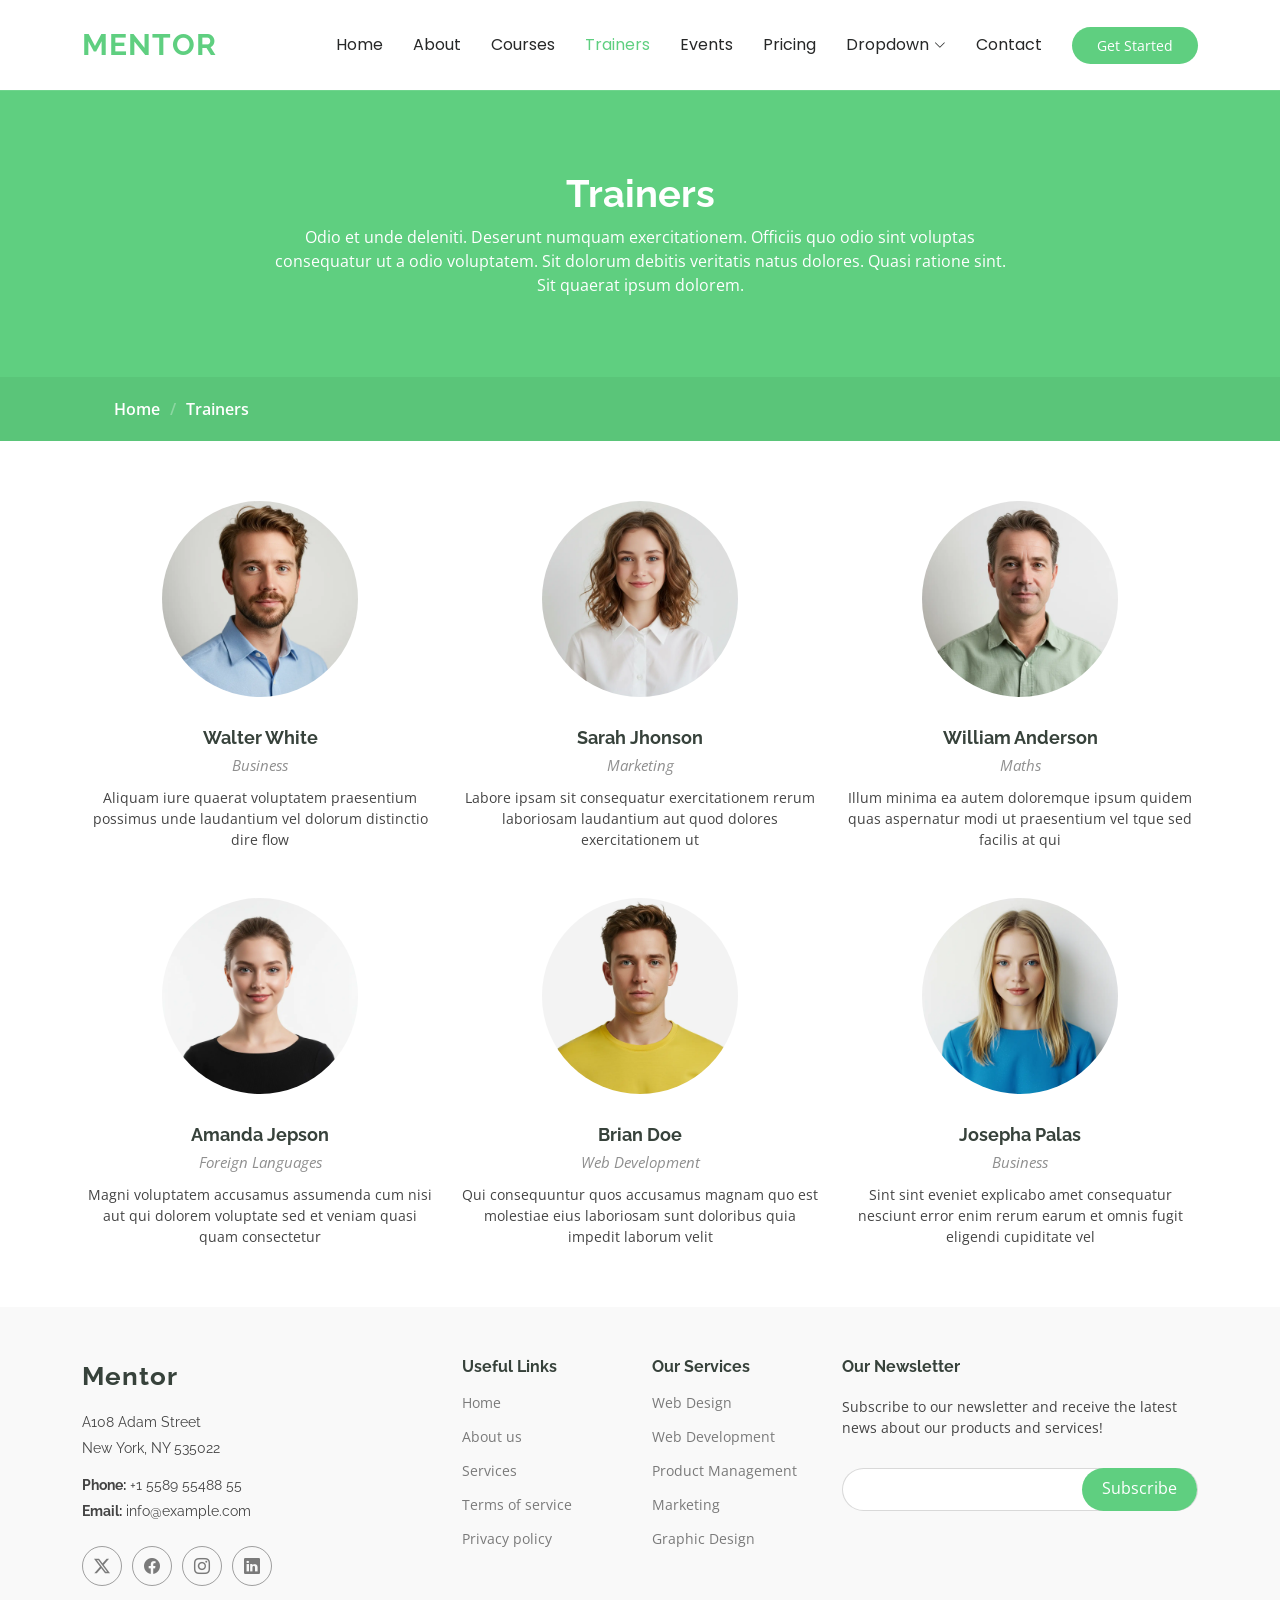
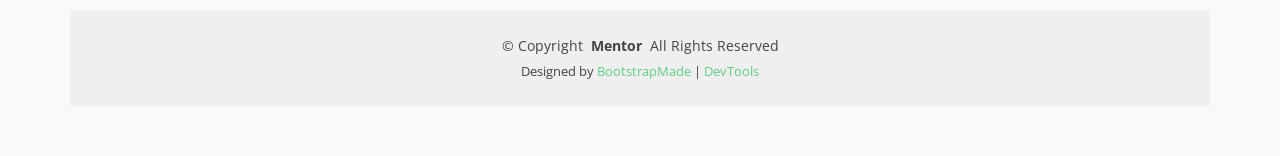
<file: trainers.html>
<!DOCTYPE html>
<html lang="en">

<head>
  <meta charset="utf-8">
  <meta content="width=device-width, initial-scale=1.0" name="viewport">
  <title>Trainers - Mentor Bootstrap Template</title>
  <meta name="description" content="">
  <meta name="keywords" content="">

  <!-- Favicons -->
  <link href="assets/img/favicon.png" rel="icon">
  <link href="assets/img/apple-touch-icon.png" rel="apple-touch-icon">

  <!-- Fonts -->
  <link href="https://fonts.googleapis.com" rel="preconnect">
  <link href="https://fonts.gstatic.com" rel="preconnect" crossorigin>
  <link href="https://fonts.googleapis.com/css2?family=Open+Sans:ital,wght@0,300;0,400;0,500;0,600;0,700;0,800;1,300;1,400;1,500;1,600;1,700;1,800&family=Poppins:ital,wght@0,100;0,200;0,300;0,400;0,500;0,600;0,700;0,800;0,900;1,100;1,200;1,300;1,400;1,500;1,600;1,700;1,800;1,900&family=Raleway:ital,wght@0,100;0,200;0,300;0,400;0,500;0,600;0,700;0,800;0,900;1,100;1,200;1,300;1,400;1,500;1,600;1,700;1,800;1,900&display=swap" rel="stylesheet">

  <!-- Vendor CSS Files -->
  <link href="assets/vendor/bootstrap/css/bootstrap.min.css" rel="stylesheet">
  <link href="assets/vendor/bootstrap-icons/bootstrap-icons.css" rel="stylesheet">
  <link href="assets/vendor/aos/aos.css" rel="stylesheet">
  <link href="assets/vendor/glightbox/css/glightbox.min.css" rel="stylesheet">
  <link href="assets/vendor/swiper/swiper-bundle.min.css" rel="stylesheet">

  <!-- Main CSS File -->
  <link href="assets/css/main.css" rel="stylesheet">

  <!-- =======================================================
  * Template Name: Mentor
  * Template URL: https://bootstrapmade.com/mentor-free-education-bootstrap-theme/
  * Updated: Jul 07 2025 with Bootstrap v5.3.7
  * Author: BootstrapMade.com
  * License: https://bootstrapmade.com/license/
  ======================================================== -->
</head>

<body class="trainers-page">

  <header id="header" class="header d-flex align-items-center sticky-top">
    <div class="container-fluid container-xl position-relative d-flex align-items-center">

      <a href="index.html" class="logo d-flex align-items-center me-auto">
        <!-- Uncomment the line below if you also wish to use an image logo -->
        <!-- <img src="assets/img/logo.webp" alt=""> -->
        <h1 class="sitename">Mentor</h1>
      </a>

      <nav id="navmenu" class="navmenu">
        <ul>
          <li><a href="index.html">Home<br></a></li>
          <li><a href="about.html">About</a></li>
          <li><a href="courses.html">Courses</a></li>
          <li><a href="trainers.html" class="active">Trainers</a></li>
          <li><a href="events.html">Events</a></li>
          <li><a href="pricing.html">Pricing</a></li>
          <li class="dropdown"><a href="#"><span>Dropdown</span> <i class="bi bi-chevron-down toggle-dropdown"></i></a>
            <ul>
              <li><a href="#">Dropdown 1</a></li>
              <li class="dropdown"><a href="#"><span>Deep Dropdown</span> <i class="bi bi-chevron-down toggle-dropdown"></i></a>
                <ul>
                  <li><a href="#">Deep Dropdown 1</a></li>
                  <li><a href="#">Deep Dropdown 2</a></li>
                  <li><a href="#">Deep Dropdown 3</a></li>
                  <li><a href="#">Deep Dropdown 4</a></li>
                  <li><a href="#">Deep Dropdown 5</a></li>
                </ul>
              </li>
              <li><a href="#">Dropdown 2</a></li>
              <li><a href="#">Dropdown 3</a></li>
              <li><a href="#">Dropdown 4</a></li>
            </ul>
          </li>
          <li><a href="contact.html">Contact</a></li>
        </ul>
        <i class="mobile-nav-toggle d-xl-none bi bi-list"></i>
      </nav>

      <a class="btn-getstarted" href="courses.html">Get Started</a>

    </div>
  </header>

  <main class="main">

    <!-- Page Title -->
    <div class="page-title" data-aos="fade">
      <div class="heading">
        <div class="container">
          <div class="row d-flex justify-content-center text-center">
            <div class="col-lg-8">
              <h1>Trainers</h1>
              <p class="mb-0">Odio et unde deleniti. Deserunt numquam exercitationem. Officiis quo odio sint voluptas consequatur ut a odio voluptatem. Sit dolorum debitis veritatis natus dolores. Quasi ratione sint. Sit quaerat ipsum dolorem.</p>
            </div>
          </div>
        </div>
      </div>
      <nav class="breadcrumbs">
        <div class="container">
          <ol>
            <li><a href="index.html">Home</a></li>
            <li class="current">Trainers</li>
          </ol>
        </div>
      </nav>
    </div><!-- End Page Title -->

    <!-- Trainers Section -->
    <section id="trainers" class="section trainers">

      <div class="container">

        <div class="row gy-5">

          <div class="col-lg-4 col-md-6 member" data-aos="fade-up" data-aos-delay="100">
            <div class="member-img">
              <img src="assets/img/person/person-m-7.webp" class="img-fluid" alt="">
              <div class="social">
                <a href="#"><i class="bi bi-twitter-x"></i></a>
                <a href="#"><i class="bi bi-facebook"></i></a>
                <a href="#"><i class="bi bi-instagram"></i></a>
                <a href="#"><i class="bi bi-linkedin"></i></a>
              </div>
            </div>
            <div class="member-info text-center">
              <h4>Walter White</h4>
              <span>Business</span>
              <p>Aliquam iure quaerat voluptatem praesentium possimus unde laudantium vel dolorum distinctio dire flow</p>
            </div>
          </div><!-- End Team Member -->

          <div class="col-lg-4 col-md-6 member" data-aos="fade-up" data-aos-delay="200">
            <div class="member-img">
              <img src="assets/img/person/person-f-8.webp" class="img-fluid" alt="">
              <div class="social">
                <a href="#"><i class="bi bi-twitter-x"></i></a>
                <a href="#"><i class="bi bi-facebook"></i></a>
                <a href="#"><i class="bi bi-instagram"></i></a>
                <a href="#"><i class="bi bi-linkedin"></i></a>
              </div>
            </div>
            <div class="member-info text-center">
              <h4>Sarah Jhonson</h4>
              <span>Marketing</span>
              <p>Labore ipsam sit consequatur exercitationem rerum laboriosam laudantium aut quod dolores exercitationem ut</p>
            </div>
          </div><!-- End Team Member -->

          <div class="col-lg-4 col-md-6 member" data-aos="fade-up" data-aos-delay="300">
            <div class="member-img">
              <img src="assets/img/person/person-m-6.webp" class="img-fluid" alt="">
              <div class="social">
                <a href="#"><i class="bi bi-twitter-x"></i></a>
                <a href="#"><i class="bi bi-facebook"></i></a>
                <a href="#"><i class="bi bi-instagram"></i></a>
                <a href="#"><i class="bi bi-linkedin"></i></a>
              </div>
            </div>
            <div class="member-info text-center">
              <h4>William Anderson</h4>
              <span>Maths</span>
              <p>Illum minima ea autem doloremque ipsum quidem quas aspernatur modi ut praesentium vel tque sed facilis at qui</p>
            </div>
          </div><!-- End Team Member -->

          <div class="col-lg-4 col-md-6 member" data-aos="fade-up" data-aos-delay="400">
            <div class="member-img">
              <img src="assets/img/person/person-f-4.webp" class="img-fluid" alt="">
              <div class="social">
                <a href="#"><i class="bi bi-twitter-x"></i></a>
                <a href="#"><i class="bi bi-facebook"></i></a>
                <a href="#"><i class="bi bi-instagram"></i></a>
                <a href="#"><i class="bi bi-linkedin"></i></a>
              </div>
            </div>
            <div class="member-info text-center">
              <h4>Amanda Jepson</h4>
              <span>Foreign Languages</span>
              <p>Magni voluptatem accusamus assumenda cum nisi aut qui dolorem voluptate sed et veniam quasi quam consectetur</p>
            </div>
          </div><!-- End Team Member -->

          <div class="col-lg-4 col-md-6 member" data-aos="fade-up" data-aos-delay="500">
            <div class="member-img">
              <img src="assets/img/person/person-m-12.webp" class="img-fluid" alt="">
              <div class="social">
                <a href="#"><i class="bi bi-twitter-x"></i></a>
                <a href="#"><i class="bi bi-facebook"></i></a>
                <a href="#"><i class="bi bi-instagram"></i></a>
                <a href="#"><i class="bi bi-linkedin"></i></a>
              </div>
            </div>
            <div class="member-info text-center">
              <h4>Brian Doe</h4>
              <span>Web Development<br></span>
              <p>Qui consequuntur quos accusamus magnam quo est molestiae eius laboriosam sunt doloribus quia impedit laborum velit</p>
            </div>
          </div><!-- End Team Member -->

          <div class="col-lg-4 col-md-6 member" data-aos="fade-up" data-aos-delay="600">
            <div class="member-img">
              <img src="assets/img/person/person-f-9.webp" class="img-fluid" alt="">
              <div class="social">
                <a href="#"><i class="bi bi-twitter-x"></i></a>
                <a href="#"><i class="bi bi-facebook"></i></a>
                <a href="#"><i class="bi bi-instagram"></i></a>
                <a href="#"><i class="bi bi-linkedin"></i></a>
              </div>
            </div>
            <div class="member-info text-center">
              <h4>Josepha Palas</h4>
              <span>Business</span>
              <p>Sint sint eveniet explicabo amet consequatur nesciunt error enim rerum earum et omnis fugit eligendi cupiditate vel</p>
            </div>
          </div><!-- End Team Member -->

        </div>

      </div>

    </section><!-- /Trainers Section -->

  </main>

  <footer id="footer" class="footer position-relative light-background">

    <div class="container footer-top">
      <div class="row gy-4">
        <div class="col-lg-4 col-md-6 footer-about">
          <a href="index.html" class="logo d-flex align-items-center">
            <span class="sitename">Mentor</span>
          </a>
          <div class="footer-contact pt-3">
            <p>A108 Adam Street</p>
            <p>New York, NY 535022</p>
            <p class="mt-3"><strong>Phone:</strong> <span>+1 5589 55488 55</span></p>
            <p><strong>Email:</strong> <span>info@example.com</span></p>
          </div>
          <div class="social-links d-flex mt-4">
            <a href=""><i class="bi bi-twitter-x"></i></a>
            <a href=""><i class="bi bi-facebook"></i></a>
            <a href=""><i class="bi bi-instagram"></i></a>
            <a href=""><i class="bi bi-linkedin"></i></a>
          </div>
        </div>

        <div class="col-lg-2 col-md-3 footer-links">
          <h4>Useful Links</h4>
          <ul>
            <li><a href="#">Home</a></li>
            <li><a href="#">About us</a></li>
            <li><a href="#">Services</a></li>
            <li><a href="#">Terms of service</a></li>
            <li><a href="#">Privacy policy</a></li>
          </ul>
        </div>

        <div class="col-lg-2 col-md-3 footer-links">
          <h4>Our Services</h4>
          <ul>
            <li><a href="#">Web Design</a></li>
            <li><a href="#">Web Development</a></li>
            <li><a href="#">Product Management</a></li>
            <li><a href="#">Marketing</a></li>
            <li><a href="#">Graphic Design</a></li>
          </ul>
        </div>

        <div class="col-lg-4 col-md-12 footer-newsletter">
          <h4>Our Newsletter</h4>
          <p>Subscribe to our newsletter and receive the latest news about our products and services!</p>
          <form action="#" method="post" class="email-form">
            <div class="newsletter-form"><input type="email" name="email"><input type="submit" value="Subscribe"></div>
            <div class="loading">Loading</div>
            <div class="error-message"></div>
            <div class="sent-message">Your subscription request has been sent. Thank you!</div>
          </form>
        </div>

      </div>
    </div>

    <div class="container copyright text-center mt-4">
      <p>© <span>Copyright</span> <strong class="px-1 sitename">Mentor</strong> <span>All Rights Reserved</span></p>
      <div class="credits">
        <!-- All the links in the footer should remain intact. -->
        <!-- You can delete the links only if you've purchased the pro version. -->
        <!-- Licensing information: https://bootstrapmade.com/license/ -->
        Designed by <a href="https://bootstrapmade.com/">BootstrapMade</a> | <a href="https://bootstrapmade.com/tools/">DevTools</a>
      </div>
    </div>

  </footer>

  <!-- Scroll Top -->
  <a href="#" id="scroll-top" class="scroll-top d-flex align-items-center justify-content-center"><i class="bi bi-arrow-up-short"></i></a>

  <!-- Preloader -->
  <div id="preloader"></div>

  <!-- Vendor JS Files -->
  <script src="assets/vendor/bootstrap/js/bootstrap.bundle.min.js"></script>
  <script src="assets/vendor/aos/aos.js"></script>
  <script src="assets/vendor/glightbox/js/glightbox.min.js"></script>
  <script src="assets/vendor/purecounter/purecounter_vanilla.js"></script>
  <script src="assets/vendor/swiper/swiper-bundle.min.js"></script>

  <!-- Main JS File -->
  <script src="assets/js/main.js"></script>

</body>

</html>
</file>
<file: assets/css/kcc-custom.css>
﻿/* =========================================================
   KCC LANDING PAGE
   MIDNIGHT NAVY + GOLD THEME
   REFINED HERO LIGHTING + MOTION
========================================================= */

/* =========================================================
   KCC MIDNIGHT NAVY + GOLD THEME
========================================================= */

:root {
  /* BootstrapMade theme variables */
  --background-color: #080d18;
  --default-color: #ded4b5;
  --heading-color: #eadcb1;
  --accent-color: #d4af37;
  --surface-color: #12213a;
  --contrast-color: #080d18;
  --nav-color: #ded4b5;
  --nav-hover-color: #e4c45e;
  --nav-mobile-background-color: #080d18;
  --nav-dropdown-background-color: #101c32;
  --nav-dropdown-color: #ded4b5;
  --nav-dropdown-hover-color: #d4af37;

  /* KCC palette */
  --kcc-midnight: #080d18;
  --kcc-navy: #101c32;
  --kcc-blue: #172a46;
  --kcc-gold: #d4af37;
  --kcc-gold-light: #e4c45e;
  --kcc-cream: #eadcb1;
  --kcc-text: #ded4b5;
  --kcc-muted: #b9ae8e;
  --kcc-border: rgba(212, 175, 55, 0.2);
  --kcc-card: rgba(18, 33, 58, 0.88);

  --default-font: "DM Sans", sans-serif;
  --heading-font: "Playfair Display", Georgia, serif;
  --nav-font: "DM Sans", sans-serif;
}

.dark-background {
  --background-color: var(--kcc-midnight);
  --default-color: var(--kcc-text);
  --heading-color: var(--kcc-cream);
  --surface-color: var(--kcc-card);
  --contrast-color: var(--kcc-midnight);
}
/* =========================================================
   GENERAL
========================================================= */

html {
  scroll-behavior: smooth;
}

body {
  background: var(--kcc-midnight);
  color: var(--kcc-text);
}

h1,
h2,
h3,
h4,
h5,
h6 {
  color: var(--kcc-cream);
}

p {
  color: var(--kcc-muted);
}

a {
  transition: color 0.3s ease;
}

a:hover {
  color: var(--kcc-gold-light);
}

section {
  background-color: var(--kcc-midnight);
}

.section-title h2 {
  color: var(--kcc-gold);
  letter-spacing: 2px;
}

.section-title p {
  color: var(--kcc-cream);
}
/* =========================================================
   HEADER AND NAVIGATION
========================================================= */

.header {
  background: rgba(8, 24, 39, 0.96);
  border-bottom: 1px solid var(--kcc-border);
  box-shadow: 0 5px 25px rgba(0, 0, 0, 0.18);
}

.header .logo img {
  max-height: 48px;
  margin-right: 10px;
}

.header .logo h1 {
  color: var(--kcc-cream);
  font-size: 22px;
  font-weight: 800;
  letter-spacing: 1px;
}

.header .logo span {
  color: var(--kcc-gold);
}

.navmenu a,
.navmenu a:focus {
  color: var(--kcc-cream);
  font-weight: 500;
}

.navmenu a:hover,
.navmenu .active,
.navmenu .active:focus {
  color: var(--kcc-gold);
}

.navmenu a::before {
  background-color: var(--kcc-gold);
}

.mobile-nav-toggle {
  color: var(--kcc-cream);
}/* =========================================================
   BUTTONS
========================================================= */

.btn-get-started,
.btn,
.kcc-button {
  background: var(--kcc-gold);
  color: var(--kcc-midnight);
  border: 1px solid var(--kcc-gold);
  border-radius: 5px;
  font-weight: 700;
  transition: all 0.3s ease;
}

.btn-get-started:hover,
.btn:hover,
.kcc-button:hover {
  background: transparent;
  color: var(--kcc-gold);
  border-color: var(--kcc-gold);
  transform: translateY(-3px);
}
/* =========================================================
   HERO SECTION
========================================================= */

#hero {
  background: var(--kcc-midnight);
  position: relative;
  overflow: hidden;
}

#hero::before {
  content: "";
  position: absolute;
  inset: 0;
  background:
    radial-gradient(
      circle at 50% 35%,
      rgba(212, 175, 55, 0.09),
      transparent 55%
    );
  pointer-events: none;
}

.kcc-hero-artwork {
  position: relative;
  z-index: 1;
  width: 100%;
  overflow: hidden;
  border: 1px solid rgba(212, 175, 55, 0.35);
  border-radius: 12px;
  background: var(--kcc-navy);
  box-shadow: 0 20px 55px rgba(0, 0, 0, 0.35);
}

.kcc-hero-artwork img {
  position: static;
  inset: auto;
  display: block;
  width: 100%;
  height: auto;
  object-fit: contain;
}

.kcc-hero-bottom {
  position: relative;
  z-index: 2;
  text-align: center;
  margin-top: 30px;
}

.kcc-hero-bottom h2 {
  color: var(--kcc-cream);
  font-weight: 800;
}

.kcc-hero-bottom p {
  color: var(--kcc-muted);
}

.kcc-hero-bottom .btn-get-started {
  margin-top: 15px;
}
/* =========================================================
   ABOUT SECTION
========================================================= */

#about {
  background: var(--kcc-navy);
}

.about-layout {
  align-items: center;
}

.about-layout > .col-lg-6 {
  min-width: 0;
}

.about-visual {
  position: relative;
}

.about-visual-frame {
  position: relative;
  overflow: hidden;
  border-radius: 12px;
  border: 1px solid var(--kcc-border);
  box-shadow: 0 20px 45px rgba(0, 0, 0, 0.3);
}

.about-visual-frame img {
  width: 100%;
  display: block;
  transition: transform 0.5s ease;
  }

.about-visual-frame:hover img {
  transform: scale(1.04);
}

.about-visual-caption {
  position: absolute;
  bottom: 20px;
  left: 20px;
  right: 20px;
  padding: 18px;
  background: rgba(8, 24, 39, 0.88);
  border-left: 3px solid var(--kcc-gold);
  border-radius: 5px;
}

.about-visual-caption h3 {
  color: var(--kcc-gold);
  margin-bottom: 5px;
}

.about-visual-caption p {
  margin-bottom: 0;
  color: var(--kcc-cream);
}

.about-points {
  display: grid;
  gap: 20px;
  margin-top: 25px;
}

.about-points > div {
  padding: 18px;
  background: rgba(8, 24, 39, 0.55);
  border: 1px solid var(--kcc-border);
  border-radius: 8px;
}

.about-points h3 {
  color: var(--kcc-gold);
  }

.about-points p {
  margin-bottom: 0;
}

.about-discover-link {
  display: inline-flex;
  align-items: center;
  gap: 8px;
  margin-top: 20px;
  color: var(--kcc-gold);
  font-weight: 700;
}

.about-discover-link:hover {
  gap: 13px;
  color: var(--kcc-gold-light);
}
/* =========================================================
   WHY CHOOSE KCC / VALUE CARDS
========================================================= */

#why-kcc,
#why-us {
  background: var(--kcc-midnight);
}

.value-card {
  height: 100%;
  padding: 30px;
  background: var(--kcc-card);
  border: 1px solid var(--kcc-border);
  border-radius: 10px;
  transition: all 0.3s ease;
}

.value-card:hover {
  transform: translateY(-8px);
  border-color: var(--kcc-gold);
  box-shadow: 0 15px 35px rgba(0, 0, 0, 0.3);
}

.value-card .icon {
  color: var(--kcc-gold);
  font-size: 35px;
  margin-bottom: 18px;
}

.value-card h3 {
  color: var(--kcc-cream);
  font-size: 20px;
}

.value-card p {
  color: var(--kcc-muted);
}
/* =========================================================
   ACADEMIC PROGRAMS
========================================================= */

#programs,
#courses {
  background: var(--kcc-navy);
}

.program-showcase {
  display: grid;
  grid-template-columns: repeat(3, 1fr);
  gap: 25px;
}

.program-card {
  position: relative;
  height: 100%;
  padding: 30px;
  overflow: hidden;
  background: var(--kcc-card);
  border: 1px solid var(--kcc-border);
  border-radius: 12px;
  transition: all 0.3s ease;
}

.program-card:hover {
  transform: translateY(-8px);
  border-color: var(--kcc-gold);
  box-shadow: 0 15px 35px rgba(0, 0, 0, 0.3);
}

.program-card h3 {
  color: var(--kcc-gold);
  font-size: 22px;
}
.program-card p {
  color: var(--kcc-muted);
}

.program-card a {
  display: inline-flex;
  align-items: center;
  gap: 8px;
  margin-top: 15px;
  color: var(--kcc-gold);
  font-weight: 700;
}
/* =========================================================
   SECTION HEADINGS
========================================================= */

.section-kicker {
  display: inline-block;
  margin-bottom: 12px;
  color: var(--kcc-gold);
  font-size: 0.76rem;
  font-weight: 700;
  letter-spacing: 0.16em;
  text-transform: uppercase;
}

.section-heading {
  color: var(--kcc-cream);
  font-family: var(--heading-font);
  font-size: clamp(2rem, 4vw, 3rem);
  line-height: 1.15;
}

.section-heading span {
  display: block;
  color: var(--kcc-gold);
}

.about-main-heading span {
  display: inline;
}

.campus-heading,
.news-heading {
  display: flex;
  align-items: end;
  justify-content: space-between;
  gap: 28px;
  margin-bottom: 34px;
}
.campus-heading > p,
.news-heading > p {
  max-width: 420px;
  margin-bottom: 6px;
}
/* =========================================================
   CAMPUS LIFE GALLERY
========================================================= */

#campus-life {
  background: var(--kcc-midnight);
}

.campus-gallery {
  display: grid;
  grid-template-columns: minmax(0, 1.25fr) minmax(0, 1fr);
  grid-template-rows: repeat(2, minmax(225px, 1fr));
  gap: 20px;
}

.campus-photo {
  position: relative;
  overflow: hidden;
  min-height: 250px;
  margin: 0;
  background: var(--kcc-navy);
  border: 1px solid var(--kcc-border);
  border-radius: 10px;
}

.campus-photo-large {
  grid-row: span 2;
  min-height: 490px;
}

.campus-photo img {
  position: absolute;
  inset: 0;
  display: block;
  width: 100%;
  height: 100%;
  min-height: 0;
  object-fit: cover;
  transition: transform 0.5s ease;
}
.campus-photo:hover img {
  transform: scale(1.07);
}

.campus-photo-overlay {
  position: absolute;
  inset: 0;
  z-index: 1;
  background: linear-gradient(
    to top,
    rgba(8, 24, 39, 0.95),
    rgba(8, 24, 39, 0.05) 75%
  );
  pointer-events: none;
}

.campus-photo-link {
  position: absolute;
  inset: 0;
  z-index: 2;
  display: block;
  color: inherit;
  text-decoration: none;
}

.campus-photo-link:hover {
  color: inherit;
}

.campus-photo-link:focus-visible {
  outline: 2px solid var(--kcc-gold-light);
  outline-offset: -4px;
}
.campus-photo-content {
  position: absolute;
  z-index: 2;
  bottom: 25px;
  left: 25px;
  right: 25px;
  pointer-events: none;
}

.campus-photo-content h3 {
  color: var(--kcc-cream);
  font-size: 21px;
  margin-bottom: 7px;
}

.campus-photo-content p {
  color: var(--kcc-muted);
  margin-bottom: 0;
}

.campus-photo-number {
  position: absolute;
  z-index: 2;
  top: 20px;
  right: 20px;
  color: var(--kcc-gold);
  font-weight: 800;
  pointer-events: none;
}
.campus-view-link {
  display: inline-flex;
  align-items: center;
  gap: 9px;
  margin-top: 12px;
  color: var(--kcc-gold-light);
  font-size: 10px;
  font-weight: 700;
  opacity: 0.85;
  transition: gap 0.3s ease, opacity 0.3s ease;
}

.campus-photo-link:hover .campus-view-link {
  gap: 15px;
  opacity: 1;
}
/* =========================================================
   NEWS AND ANNOUNCEMENTS
========================================================= */

#news {
  background: var(--kcc-navy);
}

.news-grid {
  display: grid;
  grid-template-columns: repeat(3, 1fr);
  gap: 25px;
}

.news-grid article {
  height: 100%;
  overflow: hidden;
  background: var(--kcc-card);
  border: 1px solid var(--kcc-border);
  border-radius: 10px;
  transition: all 0.3s ease;
}

.news-grid article:hover {
  transform: translateY(-7px);
  border-color: var(--kcc-gold);
  box-shadow: 0 15px 35px rgba(0, 0, 0, 0.3);
}

.news-grid article img {
  width: 100%;
  height: 230px;
  object-fit: cover;
  display: block;
  transition: transform 0.5s ease;
}
.news-grid article:hover img {
  transform: scale(1.04);
}

.news-grid article .news-content,
.news-grid article .details {
  padding: 22px;
}

.news-grid article h3,
.news-grid article h4 {
  color: var(--kcc-cream);
}

.news-grid article p {
  color: var(--kcc-muted);
}

.news-grid article a {
  color: var(--kcc-gold);
  font-weight: 700;
}


.news-story {
  position: relative;
  display: flex;
  flex-direction: column;
  min-width: 0;
  min-height: 100%;
}

.news-story-image {
  height: 225px;
  overflow: hidden;
  background: var(--kcc-navy);
}
.news-story-image img {
  width: 100%;
  height: 100%;
  object-fit: cover;
}

.news-story-overlay {
  display: none;
}

.news-story-content {
  display: flex;
  flex: 1;
  flex-direction: column;
  padding: 22px;
}

.news-story-content h3 {
  margin: 12px 0;
  color: var(--kcc-cream);
  font-family: var(--heading-font);
  font-size: 1.25rem;
  line-height: 1.35;
}

.news-story-content p {
  flex: 1;
  font-size: 0.94rem;
  line-height: 1.7;
}
.news-date {
  position: absolute;
  top: 16px;
  left: 16px;
  z-index: 2;
  display: grid;
  min-width: 58px;
  padding: 8px 10px;
  border: 1px solid var(--kcc-border);
  border-radius: 6px;
  background: rgba(8, 13, 24, 0.92);
  color: var(--kcc-gold);
  text-align: center;
}

.news-date strong {
  color: var(--kcc-gold);
  font-size: 1.1rem;
}

.news-date small {
  color: var(--kcc-cream);
  font-size: 0.62rem;
  letter-spacing: 0.08em;
}

.news-category {
  color: var(--kcc-gold);
  font-size: 0.72rem;
  font-weight: 700;
  letter-spacing: 0.08em;
  text-transform: uppercase;
}
.news-story-number {
  position: absolute;
  top: 18px;
  right: 18px;
  color: var(--kcc-gold);
  font-size: 0.8rem;
  font-weight: 700;
}

.news-read-link {
  display: inline-flex;
  align-items: center;
  gap: 8px;
  margin-top: 12px;
  color: var(--kcc-gold);
  font-size: 0.85rem;
}

.programs-footer,
.campus-footer,
.news-bottom {
  display: flex;
  align-items: center;
  justify-content: space-between;
  gap: 20px;
  margin-top: 28px;
  padding: 22px 24px;
  border: 1px solid var(--kcc-border);
  border-radius: 10px;
  background: rgba(8, 13, 24, 0.55);
}

.programs-footer p,
.campus-footer p,
.news-bottom p {
  margin: 0;
}
.programs-contact-link,
.campus-footer h3 {
  color: var(--kcc-gold);
  font-weight: 700;
}

/* =========================================================
   INQUIRY BANNER
========================================================= */

#inquiry,
.inquiry-section,
.inquiry-band {
  background:
    linear-gradient(
      120deg,
      rgba(8, 24, 39, 0.96),
      rgba(23, 55, 80, 0.95)
    );
  border-top: 1px solid var(--kcc-border);
  border-bottom: 1px solid var(--kcc-border);
}
#inquiry h2,
.inquiry-section h2,
.inquiry-band h2 {
  color: var(--kcc-cream);
}

#inquiry p,
.inquiry-section p,
.inquiry-band p {
  color: var(--kcc-muted);
}

/* =========================================================
   CONTACT SECTION
========================================================= */

#contact {
  background: var(--kcc-midnight);
}

#contact .info-item,
#contact .php-email-form {
  background: var(--kcc-card);
  border: 1px solid var(--kcc-border);
  border-radius: 10px;
}

#contact .info-item h3 {
  color: var(--kcc-gold);
}

#contact .info-item p {
  color: var(--kcc-muted);
}
#contact .info-item i {
  color: var(--kcc-gold);
}

#contact input,
#contact textarea {
  background: rgba(8, 24, 39, 0.8);
  color: var(--kcc-cream);
  border: 1px solid var(--kcc-border);
}

#contact input:focus,
#contact textarea:focus {
  border-color: var(--kcc-gold);
}

#contact input::placeholder,
#contact textarea::placeholder {
  color: var(--kcc-muted);
}

/* =========================================================
   FOOTER
========================================================= */

.footer {
  background: #06121e;
  border-top: 1px solid var(--kcc-border);
}

.kcc-footer .footer-brand .brand-logo {
  width: 40px;
  height: 40px;
  flex: 0 0 40px;
  object-fit: contain;
}
.footer h3,
.footer h4 {
  color: var(--kcc-gold);
}

.footer p,
.footer li {
  color: var(--kcc-muted);
}

.footer a {
  color: var(--kcc-muted);
}

.footer a:hover {
  color: var(--kcc-gold);
}

.footer .copyright {
  border-top: 1px solid var(--kcc-border);
  color: var(--kcc-muted);
}
/* =========================================================
   BACK TO TOP
========================================================= */

.scroll-top {
  background: var(--kcc-gold);
  color: var(--kcc-midnight);
  border-radius: 5px;
  transition: all 0.3s ease;
}

.scroll-top:hover {
  background: var(--kcc-gold-light);
  color: var(--kcc-midnight);
}

/* =========================================================
   RESPONSIVE DESIGN
========================================================= */

@media (max-width: 991px) {

  .program-showcase {
    grid-template-columns: repeat(2, minmax(0, 1fr));
  }

  .campus-heading,
  .news-heading {
    align-items: flex-start;
    flex-direction: column;
  }

  .campus-gallery {
    grid-template-columns: minmax(0, 1fr) minmax(0, 1fr);
    grid-template-rows: repeat(2, minmax(200px, 1fr));
  }
  .campus-photo-large {
    min-height: 420px;
  }

  .news-grid {
    grid-template-columns: repeat(2, 1fr);
  }
}

@media (max-width: 767px) {
  .header .logo h1 {
    font-size: 18px;
  }

  .program-showcase,
  .news-grid,
  .campus-gallery {
    grid-template-columns: 1fr;
  }

  .campus-gallery {
    grid-template-rows: auto;
  }

  .campus-photo-large {
    grid-row: auto;
    min-height: 260px;
  }

  .programs-footer,
  .campus-footer,
  .news-bottom {
    align-items: flex-start;
    flex-direction: column;
  }
  .value-card {
    padding: 24px;
  }

  .campus-photo {
    min-height: 220px;
  }

  .campus-photo img {
    min-height: 0;
  }

  .about-visual-caption {
    left: 12px;
    right: 12px;
    bottom: 12px;
    padding: 13px;
  }

  .about-visual-caption h3 {
    font-size: 18px;
  }
}

@media (max-width: 480px) {
  .header .logo img {
    max-height: 38px;
  }

  .header .logo h1 {
    font-size: 16px;
  }

  .section-title h2 {
    font-size: 25px;
  }

  .campus-photo-content {
    left: 17px;
    right: 17px;
    bottom: 17px;
  }
}
/* =========================================================
   ACCESSIBILITY
   No custom intro animations.
========================================================= */

@media (prefers-reduced-motion: reduce) {
  html {
    scroll-behavior: auto;
  }

  *,
  *::before,
  *::after {
    transition-duration: 0.01ms !important;
    animation-duration: 0.01ms !important;
    animation-iteration-count: 1 !important;
  }
}


/* =========================================================
   FINAL COLOR OVERRIDES: NO WHITE PANELS
========================================================= */

.email-form .error-message,
.email-form .sent-message {
  color: var(--kcc-cream);
}

#contact .php-email-form,
#contact .info-item,
.value-card,
.program-card,
.news-grid article {
  color: var(--kcc-text);
}
::selection {
  background: var(--kcc-gold);
  color: var(--kcc-midnight);
}

.news-story-content {
  padding: clamp(22px, 2.5vw, 28px);
}

.programs-footer,
.campus-footer,
.news-bottom {
  margin-top: clamp(24px, 3vw, 34px);
  padding: clamp(19px, 2.2vw, 25px);
}

.inquiry-band {
  padding: clamp(42px, 5vw, 62px) 0;
}

/* Unified soft gold hover treatment for interactive cards. */
.value-card,
.program-card,
.news-grid article,
.campus-photo {
  transition:
    transform 320ms cubic-bezier(0.2, 0.7, 0.2, 1),
    border-color 320ms ease,
    box-shadow 320ms ease;
}
.value-card:hover,
.program-card:hover,
.news-grid article:hover,
.campus-photo:hover {
  transform: translateY(-5px);
  border-color: rgba(228, 196, 94, 0.76);
  box-shadow:
    0 16px 38px rgba(0, 0, 0, 0.32),
    0 0 22px rgba(212, 175, 55, 0.075);
}

.about-visual-frame img,
.campus-photo img,
.news-story-image img,
.news-grid article img {
  transition: transform 650ms cubic-bezier(0.2, 0.7, 0.2, 1);
}
.about-visual-frame:hover img,
.campus-photo:hover img,
.news-grid article:hover img {
  transform: scale(1.045);
}

.about-point,
.about-points > div {
  transition:
    border-color 280ms ease,
    background-color 280ms ease,
    transform 280ms ease;
}

.about-points > div:hover {
  transform: translateX(4px);
  border-color: rgba(228, 196, 94, 0.58);
  background: rgba(16, 28, 50, 0.82);
}

.about-discover-link span,
.news-read-link i,
.programs-contact-link i {
  display: inline-block;
  transition: transform 260ms ease;
}

.about-discover-link:hover span,
.news-read-link:hover i,
.programs-contact-link:hover i {
  transform: translateX(4px);
}

/* Keyboard users receive the same clear gold focus language. */
a:focus-visible,
button:focus-visible {
  outline: 2px solid var(--kcc-gold-light);
  outline-offset: 4px;
}

@media (max-width: 767px) {
  .index-page main > .section {
    padding-top: 66px;
    padding-bottom: 66px;
  }

  #hero.kcc-hero {
    padding: 30px 0 44px;
  }

  #hero .kcc-hero-artwork {
    border-radius: 10px;
  }

  #hero .kcc-hero-artwork::after {
    width: 28%;
    animation-duration: 12s;
  }

  .hero-actions {
    gap: 10px;
  }

  .hero-actions .btn {
    width: 100%;
    max-width: 290px;
  }
}

@media (prefers-reduced-motion: reduce) {
  #hero.kcc-hero::before,
  #hero .kcc-hero-artwork,
  #hero .kcc-hero-artwork::after,
  #hero .kcc-hero-bottom {
    animation: none !important;
  }

  .value-card,
  .program-card,
  .news-grid article,
  .campus-photo,
  .about-visual-frame img,
  .campus-photo img,
  .news-story-image img,
  .news-grid article img,
  .about-points > div,
  .hero-actions .btn {
    transition: none !important;
  }
}

/* =========================
   DEVELOPER PROFILE LINK
========================= */

.developer-credit {
  margin-top: 10px;
  font-size: 13px;
  color: #9299A8;
}

.developer-credit a {
  color: #D4AF37;
  font-weight: 600;
  text-decoration: none;
  transition: color 0.3s ease, text-shadow 0.3s ease;
}

.developer-credit a:hover {
  color: #F2D675;
  text-shadow: 0 0 12px rgba(212, 175, 55, 0.55);
}

.developer-credit a i {
  font-size: 11px;
}

/* =========================================================
   STEP 1: KCC DYNAMIC HEADER & NAVIGATION
   Midnight Navy + Gold
========================================================= */

/* Glass-style navigation header */
.header {
    background: rgba(8, 13, 24, 0.88) !important;
    backdrop-filter: blur(18px);
    -webkit-backdrop-filter: blur(18px);
    border-bottom: 1px solid rgba(212, 175, 55, 0.22);
    transition: background 0.35s ease,
                box-shadow 0.35s ease,
                border-color 0.35s ease;
    animation: kccHeaderReveal 0.8s ease both;
}

/* Gold gradient line under header */
.header::after {
    content: "";
    position: absolute;
    bottom: 0;
    left: 0;
    width: 100%;
    height: 2px;
    background: linear-gradient(
        90deg,
        transparent,
        #d4af37,
        #f2d675,
        #d4af37,
        transparent
    );
    opacity: 0.7;
    pointer-events: none;
}

/* Header appearance when scrolling */
body.scrolled .header {
    background: rgba(8, 13, 24, 0.97) !important;
    border-bottom-color: rgba(212, 175, 55, 0.4);
    box-shadow: 0 10px 35px rgba(0, 0, 0, 0.35);
}

/* College logo */
.header .logo {
    gap: 12px;
    text-decoration: none;
    min-width: 0;
}

.header .logo img {
    width: 50px;
    height: 50px;
    max-height: 50px;
    padding: 3px;
    object-fit: contain;
    border: 1px solid rgba(212, 175, 55, 0.55);
    border-radius: 50%;
    background: rgba(212, 175, 55, 0.07);
    box-shadow: 0 0 15px rgba(212, 175, 55, 0.12);
    transition: transform 0.4s ease,
                box-shadow 0.4s ease;
}

.header .logo:hover img {
    transform: scale(1.08);
    box-shadow: 0 0 23px rgba(212, 175, 55, 0.35);
}

/* College name */
.header .logo .brand-name {
    display: block;
    color: #eadcb1;
    font-size: 0.95rem;
    font-weight: 700;
    line-height: 1.2;
    letter-spacing: 0.02em;
    transition: color 0.3s ease;
}

.header .logo .brand-name small {
    display: block;
    margin-top: 4px;
    color: #d4af37;
    font-size: 0.68em;
    font-weight: 700;
    letter-spacing: 0.2em;
    text-transform: uppercase;
}

.header .logo:hover .brand-name {
    color: #f2d675;
}

/* Desktop navigation */
@media (min-width: 1200px) {

    .navmenu a,
    .navmenu a:focus {
        position: relative;
        color: #eadcb1;
        font-size: 0.88rem;
        font-weight: 600;
        transition: color 0.3s ease;
    }

    /* Animated gold underline */
    .navmenu a::after {
        content: "";
        position: absolute;
        left: 15px;
        right: 15px;
        bottom: 9px;
        height: 2px;
        border-radius: 5px;
        background: linear-gradient(
            90deg,
            #d4af37,
            #f2d675
        );
        transform: scaleX(0);
        transform-origin: left;
        transition: transform 0.3s ease;
    }

    .navmenu a:hover::after,
    .navmenu a.active::after {
        transform: scaleX(1);
    }

    .navmenu a:hover,
    .navmenu .active {
        color: #f2d675;
    }
}

/* Gold inquiry button */
.header .btn-getstarted {
    display: inline-flex;
    align-items: center;
    justify-content: center;
    gap: 9px;
    position: relative;
    overflow: hidden;
    padding: 11px 22px;
    border: 1px solid #e4c45e;
    border-radius: 50px;
    background: linear-gradient(
        135deg,
        #e4c45e,
        #d4af37
    );
    color: #080d18 !important;
    font-weight: 700;
    font-size: 0.85rem;
    box-shadow: 0 5px 18px rgba(212, 175, 55, 0.18);
    transition: transform 0.3s ease,
                box-shadow 0.3s ease,
                background 0.3s ease;
}

/* Moving shine effect */
.header .btn-getstarted::before {
    content: "";
    position: absolute;
    top: 0;
    left: -120%;
    width: 65%;
    height: 100%;
    background: linear-gradient(
        90deg,
        transparent,
        rgba(255, 255, 255, 0.45),
        transparent
    );
    transform: skewX(-25deg);
}

.header .btn-getstarted:hover::before {
    animation: kccButtonShine 0.8s ease;
}

.header .btn-getstarted:hover {
    background: #f2d675;
    color: #080d18 !important;
    transform: translateY(-3px);
    box-shadow: 0 9px 25px rgba(212, 175, 55, 0.35);
}

.header .btn-getstarted i {
    transition: transform 0.3s ease;
}

.header .btn-getstarted:hover i {
    transform: translate(3px, -3px);
}

/* Mobile menu toggle */
.mobile-nav-toggle {
    color: #e4c45e !important;
    font-size: 29px;
    transition: transform 0.3s ease,
                color 0.3s ease;
}

.mobile-nav-toggle:hover {
    color: #fff0b0 !important;
    transform: scale(1.1);
}

/* Mobile navigation appearance */
@media (max-width: 1199px) {

    .mobile-nav-active .navmenu {
        background: rgba(8, 13, 24, 0.92) !important;
        backdrop-filter: blur(12px);
    }

    .mobile-nav-active .navmenu > ul {
        background: #101c32 !important;
        border: 1px solid rgba(212, 175, 55, 0.35);
        border-radius: 14px;
        box-shadow: 0 15px 40px rgba(0, 0, 0, 0.5);
    }

    .navmenu a:hover,
    .navmenu .active {
        color: #e4c45e !important;
    }
}

/* Smaller mobile screens */
@media (max-width: 575px) {

    .header .logo img {
        width: 42px;
        height: 42px;
    }

    .header .logo .brand-name {
        font-size: 0.78rem;
    }

    .header .btn-getstarted {
        font-size: 0.7rem;
        padding: 8px 11px;
        margin-right: 8px;
        gap: 5px;
    }
}

/* Header entrance animation */
@keyframes kccHeaderReveal {
    from {
        opacity: 0;
        transform: translateY(-12px);
    }

    to {
        opacity: 1;
        transform: translateY(0);
    }
}

/* Gold shine animation */
@keyframes kccButtonShine {
    from {
        left: -120%;
    }

    to {
        left: 150%;
    }
}

/* Accessibility: respect reduced motion */
@media (prefers-reduced-motion: reduce) {

    .header,
    .header .logo img,
    .header .btn-getstarted,
    .header .btn-getstarted i,
    .navmenu a::after,
    .mobile-nav-toggle {
        animation: none !important;
        transition: none !important;
    }
}
/* =========================================
   KCC HERO — ANIMATED PRESENTATION
========================================= */

#hero.kcc-hero {
  position: relative;
  overflow: hidden;
  isolation: isolate;
}

/* Soft gold ambient glow */
#hero.kcc-hero::before {
  content: "";
  position: absolute;
  width: 480px;
  height: 480px;
  top: 5%;
  left: 50%;
  transform: translateX(-50%);
  background: radial-gradient(
    circle,
    rgba(212, 175, 55, 0.13) 0%,
    rgba(212, 175, 55, 0.04) 45%,
    transparent 72%
  );
  filter: blur(25px);
  pointer-events: none;
  z-index: -1;
  animation: kccGlow 5s ease-in-out infinite alternate;
}

/* Logo artwork */
.kcc-hero-artwork {
  position: relative;
  z-index: 1;
  animation: kccLogoReveal 1.2s ease-out both;
  will-change: transform, opacity;
}

.kcc-hero-artwork img {
  display: block;
  width: 100%;
  height: auto;
  object-fit: contain;
}

/* Buttons */
.kcc-hero-bottom {
  position: relative;
  z-index: 2;
  animation: kccButtonsReveal 1s ease-out 0.7s both;
}

.kcc-hero-bottom .hero-actions {
  display: flex;
  justify-content: center;
  flex-wrap: wrap;
  gap: 16px;
}

/* Animations */
@keyframes kccLogoReveal {
  from {
    opacity: 0;
    transform: translateY(35px) scale(0.97);
  }
  to {
    opacity: 1;
    transform: translateY(0) scale(1);
  }
}

@keyframes kccButtonsReveal {
  from {
    opacity: 0;
    transform: translateY(20px);
  }
  to {
    opacity: 1;
    transform: translateY(0);
  }
}

@keyframes kccGlow {
  from {
    opacity: 0.55;
    transform: translateX(-50%) scale(0.9);
  }
  to {
    opacity: 1;
    transform: translateX(-50%) scale(1.12);
  }
}

/* Mobile adjustments */
@media (max-width: 768px) {
  #hero.kcc-hero::before {
    width: 300px;
    height: 300px;
  }

  .kcc-hero-bottom .hero-actions {
    gap: 12px;
  }
}

/* Accessibility */
@media (prefers-reduced-motion: reduce) {
  #hero.kcc-hero::before,
  .kcc-hero-artwork,
  .kcc-hero-bottom {
    animation: none !important;
  }
}
/* =========================================
   KCC ORIGINAL HERO DESIGN
========================================= */

.kcc-hero {
  min-height: 100vh;
  display: flex;
  align-items: center;
  position: relative;
  overflow: hidden;
  background:
    radial-gradient(
      circle at 80% 20%,
      rgba(212, 175, 55, 0.10),
      transparent 35%
    ),
    linear-gradient(135deg, #080d18 0%, #101c32 65%, #080d18 100%);
}

.kcc-hero-inner {
  position: relative;
  z-index: 2;
  padding-top: 110px;
  padding-bottom: 70px;
}

.kcc-hero-artwork {
  max-width: 1050px;
  margin: 0 auto;
  padding: 12px;
  border: 1px solid rgba(212, 175, 55, 0.55);
  background: rgba(255, 255, 255, 0.025);
  box-shadow: 0 25px 80px rgba(0, 0, 0, 0.35);
}

.kcc-hero-artwork img {
  display: block;
  width: 100%;
  height: auto;
  object-fit: contain;
}

.kcc-hero-bottom {
  margin-top: 38px;
  text-align: center;
}

.kcc-hero-bottom .hero-actions {
  display: flex;
  justify-content: center;
  align-items: center;
  gap: 16px;
  flex-wrap: wrap;
}

.kcc-hero-bottom .hero-actions .btn {
  padding: 14px 30px;
  border-radius: 3px;
  font-weight: 700;
  letter-spacing: 0.4px;
  transition: all 0.3s ease;
}

.kcc-hero-bottom .btn-gold {
  background: var(--kcc-gold);
  color: var(--kcc-midnight);
  border: 1px solid var(--kcc-gold);
}

.kcc-hero-bottom .btn-gold:hover {
  background: transparent;
  color: var(--kcc-gold);
  transform: translateY(-3px);
}

.kcc-hero-bottom .btn-outline-light {
  background: transparent;
  color: var(--kcc-cream);
  border: 1px solid rgba(234, 220, 177, 0.65);
}

.kcc-hero-bottom .btn-outline-light:hover {
  background: var(--kcc-cream);
  color: var(--kcc-midnight);
  transform: translateY(-3px);
}

/* Mobile layout */
@media (max-width: 767px) {
  .kcc-hero-inner {
    padding-top: 95px;
    padding-bottom: 45px;
  }

  .kcc-hero-artwork {
    padding: 6px;
  }

  .kcc-hero-bottom {
    margin-top: 25px;
  }

  .kcc-hero-bottom .hero-actions {
    gap: 12px;
  }

  .kcc-hero-bottom .hero-actions .btn {
    width: 100%;
    max-width: 280px;
    padding: 12px 20px;
  }
}
/* KCC HERO — DISTINCTIVE IMAGE SHAPE */

.kcc-hero-artwork {
  padding: 0;
  border: 1px solid rgba(212, 175, 55, 0.7);
  border-radius: 80px 8px 80px 8px;
  overflow: hidden;
  background: transparent;
  box-shadow: 0 25px 80px rgba(0, 0, 0, 0.4);
}

.kcc-hero-artwork img {
  width: 100%;
  height: auto;
  display: block;
  border-radius: 78px 6px 78px 6px;
}

@media (max-width: 767px) {
  .kcc-hero-artwork {
    border-radius: 35px 5px 35px 5px;
  }

  .kcc-hero-artwork img {
    border-radius: 33px 4px 33px 4px;
  }
}


/* =========================================
   KCC MOBILE NAVIGATION — FINAL FIX
========================================= */

@media (max-width: 1199px) {

  /* Mobile menu button */
  .mobile-nav-toggle {
    display: block;
    position: relative;
    z-index: 10001;
    color: var(--kcc-gold) !important;
    font-size: 29px;
    cursor: pointer;
    padding: 8px;
    background: transparent;
    border: none;
  }

  /* Closed navigation */
  .navmenu {
    padding: 0;
  }

  .navmenu > ul {
    display: none;
  }

  /* Full-screen navigation overlay */
  body.mobile-nav-active .navmenu {
    position: fixed;
    inset: 0;
    z-index: 9998;
    display: flex;
    justify-content: center;
    align-items: flex-start;
    padding: 90px 20px 25px;
    background: rgba(8, 13, 24, 0.96) !important;
    backdrop-filter: blur(14px);
    -webkit-backdrop-filter: blur(14px);
    overflow-y: auto;
  }

  /* Visible navigation links */
  body.mobile-nav-active .navmenu > ul {
    display: flex !important;
    flex-direction: column;
    position: relative;
    inset: auto;
    width: 100%;
    max-width: 500px;
    max-height: calc(100vh - 120px);
    overflow-y: auto;
    padding: 15px;
    margin: 0;
    list-style: none;
    background: var(--kcc-navy) !important;
    border: 1px solid rgba(212, 175, 55, 0.4);
    border-radius: 14px;
    box-shadow: 0 15px 40px rgba(0, 0, 0, 0.5);
  }

  /* Individual navigation items */
  body.mobile-nav-active .navmenu > ul li {
    display: block;
    width: 100%;
    margin: 0;
    padding: 0;
  }

  body.mobile-nav-active .navmenu > ul a {
    display: flex;
    align-items: center;
    width: 100%;
    padding: 15px 18px;
    color: var(--kcc-cream) !important;
    font-size: 15px;
    font-weight: 600;
    text-decoration: none;
    border-bottom: 1px solid rgba(212, 175, 55, 0.12);
  }

  body.mobile-nav-active .navmenu > ul a:hover,
  body.mobile-nav-active .navmenu > ul a.active {
    color: var(--kcc-gold-light) !important;
    background: rgba(212, 175, 55, 0.08);
  }

  /* Keep the close button above the overlay */
  body.mobile-nav-active .mobile-nav-toggle {
    position: fixed;
    top: 18px;
    right: 20px;
    z-index: 10002;
    color: var(--kcc-gold-light) !important;
  }

  /* Prevent background scrolling */
  body.mobile-nav-active {
    overflow: hidden;
  }

}
/* =========================================
   KCC MOBILE NAVIGATION — LAYER FIX
========================================= */

@media (max-width: 1199px) {

  #header {
    position: relative;
    z-index: 10000;
  }

  #navmenu {
    position: static;
  }

  body.mobile-nav-active #navmenu {
    position: fixed !important;
    inset: 0 !important;
    width: 100%;
    height: 100vh;
    z-index: 99999 !important;
    background: rgba(8, 13, 24, 0.98) !important;
    padding: 90px 20px 30px !important;
    overflow-y: auto;
  }

  body.mobile-nav-active #navmenu > ul {
    display: flex !important;
    flex-direction: column;
    position: relative !important;
    inset: auto !important;
    width: 100%;
    max-width: 500px;
    margin: 0 auto !important;
    padding: 20px !important;
    background: #101c32 !important;
    border: 1px solid rgba(212, 175, 55, 0.5);
    border-radius: 14px;
    visibility: visible !important;
    opacity: 1 !important;
    z-index: 100000 !important;
  }

  body.mobile-nav-active #navmenu > ul li {
    display: block !important;
    width: 100%;
  }

  body.mobile-nav-active #navmenu > ul a {
    display: block !important;
    padding: 16px !important;
    color: #eadcb1 !important;
    font-size: 16px;
    visibility: visible !important;
    opacity: 1 !important;
    border-bottom: 1px solid rgba(212, 175, 55, 0.15);
  }

  body.mobile-nav-active #navmenu > ul a:hover,
  body.mobile-nav-active #navmenu > ul a.active {
    color: #e4c45e !important;
  }

  body.mobile-nav-active .mobile-nav-toggle {
    position: fixed !important;
    top: 18px;
    right: 20px;
    z-index: 100001 !important;
  }
}
</file>
<file: assets/css/main.css>
/**
* Template Name: Mentor
* Template URL: https://bootstrapmade.com/mentor-free-education-bootstrap-theme/
* Updated: Jul 07 2025 with Bootstrap v5.3.7
* Author: BootstrapMade.com
* License: https://bootstrapmade.com/license/
*/

/*--------------------------------------------------------------
# Font & Color Variables
# Help: https://bootstrapmade.com/color-system/
--------------------------------------------------------------*/
/* Fonts */
:root {
  --default-font: "Open Sans",  system-ui, -apple-system, "Segoe UI", Roboto, "Helvetica Neue", Arial, "Noto Sans", "Liberation Sans", sans-serif, "Apple Color Emoji", "Segoe UI Emoji", "Segoe UI Symbol", "Noto Color Emoji";
  --heading-font: "Raleway",  sans-serif;
  --nav-font: "Poppins",  sans-serif;
}

/* Global Colors - The following color variables are used throughout the website. Updating them here will change the color scheme of the entire website */
:root { 
  --background-color: #ffffff; /* Background color for the entire website, including individual sections */
  --default-color: #444444; /* Default color used for the majority of the text content across the entire website */
  --heading-color: #37423b; /* Color for headings, subheadings and title throughout the website */
  --accent-color: #5fcf80; /* Accent color that represents your brand on the website. It's used for buttons, links, and other elements that need to stand out */
  --surface-color: #ffffff; /* The surface color is used as a background of boxed elements within sections, such as cards, icon boxes, or other elements that require a visual separation from the global background. */
  --contrast-color: #ffffff; /* Contrast color for text, ensuring readability against backgrounds of accent, heading, or default colors. */
}

/* Nav Menu Colors - The following color variables are used specifically for the navigation menu. They are separate from the global colors to allow for more customization options */
:root {
  --nav-color: #272828;  /* The default color of the main navmenu links */
  --nav-hover-color: #5fcf80; /* Applied to main navmenu links when they are hovered over or active */
  --nav-mobile-background-color: #ffffff; /* Used as the background color for mobile navigation menu */
  --nav-dropdown-background-color: #ffffff; /* Used as the background color for dropdown items that appear when hovering over primary navigation items */
  --nav-dropdown-color: #272828; /* Used for navigation links of the dropdown items in the navigation menu. */
  --nav-dropdown-hover-color: #5fcf80; /* Similar to --nav-hover-color, this color is applied to dropdown navigation links when they are hovered over. */
}

/* Color Presets - These classes override global colors when applied to any section or element, providing reuse of the sam color scheme. */

.light-background {
  --background-color: #f9f9f9;
  --surface-color: #ffffff;
}

.dark-background {
  --background-color: #060606;
  --default-color: #ffffff;
  --heading-color: #ffffff;
  --surface-color: #252525;
  --contrast-color: #ffffff;
}

/* Smooth scroll */
:root {
  scroll-behavior: smooth;
}

/*--------------------------------------------------------------
# General Styling & Shared Classes
--------------------------------------------------------------*/
body {
  color: var(--default-color);
  background-color: var(--background-color);
  font-family: var(--default-font);
}

a {
  color: var(--accent-color);
  text-decoration: none;
  transition: 0.3s;
}

a:hover {
  color: color-mix(in srgb, var(--accent-color), transparent 25%);
  text-decoration: none;
}

h1,
h2,
h3,
h4,
h5,
h6 {
  color: var(--heading-color);
  font-family: var(--heading-font);
}

/* Email Form Messages
------------------------------*/
.email-form .error-message {
  display: none;
  background: #df1529;
  color: #ffffff;
  text-align: left;
  padding: 15px;
  margin-bottom: 24px;
  font-weight: 600;
}

.email-form .sent-message {
  display: none;
  color: #ffffff;
  background: #059652;
  text-align: center;
  padding: 15px;
  margin-bottom: 24px;
  font-weight: 600;
}

.email-form .loading {
  display: none;
  background: var(--surface-color);
  text-align: center;
  padding: 15px;
  margin-bottom: 24px;
}

.email-form .loading:before {
  content: "";
  display: inline-block;
  border-radius: 50%;
  width: 24px;
  height: 24px;
  margin: 0 10px -6px 0;
  border: 3px solid var(--accent-color);
  border-top-color: var(--surface-color);
  animation: email-form-loading 1s linear infinite;
}

@keyframes email-form-loading {
  0% {
    transform: rotate(0deg);
  }

  100% {
    transform: rotate(360deg);
  }
}

/* Pulsating Play Button
------------------------------*/
.pulsating-play-btn {
  width: 94px;
  height: 94px;
  background: radial-gradient(var(--accent-color) 50%, color-mix(in srgb, var(--accent-color), transparent 75%) 52%);
  border-radius: 50%;
  display: block;
  position: relative;
  overflow: hidden;
}

.pulsating-play-btn:before {
  content: "";
  position: absolute;
  width: 120px;
  height: 120px;
  animation-delay: 0s;
  animation: pulsate-play-btn 2s;
  animation-direction: forwards;
  animation-iteration-count: infinite;
  animation-timing-function: steps;
  opacity: 1;
  border-radius: 50%;
  border: 5px solid color-mix(in srgb, var(--accent-color), transparent 30%);
  top: -15%;
  left: -15%;
  background: rgba(198, 16, 0, 0);
}

.pulsating-play-btn:after {
  content: "";
  position: absolute;
  left: 50%;
  top: 50%;
  transform: translateX(-40%) translateY(-50%);
  width: 0;
  height: 0;
  border-top: 10px solid transparent;
  border-bottom: 10px solid transparent;
  border-left: 15px solid #fff;
  z-index: 100;
  transition: all 400ms cubic-bezier(0.55, 0.055, 0.675, 0.19);
}

.pulsating-play-btn:hover:before {
  content: "";
  position: absolute;
  left: 50%;
  top: 50%;
  transform: translateX(-40%) translateY(-50%);
  width: 0;
  height: 0;
  border: none;
  border-top: 10px solid transparent;
  border-bottom: 10px solid transparent;
  border-left: 15px solid #fff;
  z-index: 200;
  animation: none;
  border-radius: 0;
}

.pulsating-play-btn:hover:after {
  border-left: 15px solid var(--accent-color);
  transform: scale(20);
}

@keyframes pulsate-play-btn {
  0% {
    transform: scale(0.6, 0.6);
    opacity: 1;
  }

  100% {
    transform: scale(1, 1);
    opacity: 0;
  }
}

/*--------------------------------------------------------------
# Global Header
--------------------------------------------------------------*/
.header {
  color: var(--default-color);
  background-color: var(--background-color);
  padding: 15px 0;
  transition: all 0.5s;
  z-index: 997;
}

.header .logo {
  line-height: 1;
}

.header .logo img {
  max-height: 36px;
  margin-right: 8px;
}

.header .logo h1 {
  font-weight: 700;
  font-size: 30px;
  margin: 0;
  letter-spacing: 1px;
  text-transform: uppercase;
  color: var(--accent-color);
}

.header .btn-getstarted,
.header .btn-getstarted:focus {
  color: var(--contrast-color);
  background: var(--accent-color);
  font-size: 14px;
  padding: 8px 25px;
  margin: 0 0 0 30px;
  border-radius: 50px;
  transition: 0.3s;
}

.header .btn-getstarted:hover,
.header .btn-getstarted:focus:hover {
  color: var(--contrast-color);
  background: color-mix(in srgb, var(--accent-color), transparent 15%);
}

@media (max-width: 1200px) {
  .header .logo {
    order: 1;
  }

  .header .btn-getstarted {
    order: 2;
    margin: 0 15px 0 0;
    padding: 6px 15px;
  }

  .header .navmenu {
    order: 3;
  }
}

.scrolled .header {
  box-shadow: 0px 0 18px rgba(0, 0, 0, 0.1);
}

/*--------------------------------------------------------------
# Navigation Menu
--------------------------------------------------------------*/
/* Navmenu - Desktop */
@media (min-width: 1200px) {
  .navmenu {
    padding: 0;
  }

  .navmenu ul {
    margin: 0;
    padding: 0;
    display: flex;
    list-style: none;
    align-items: center;
  }

  .navmenu li {
    position: relative;
  }

  .navmenu a,
  .navmenu a:focus {
    color: var(--nav-color);
    padding: 18px 15px;
    font-size: 16px;
    font-family: var(--nav-font);
    font-weight: 400;
    display: flex;
    align-items: center;
    justify-content: space-between;
    white-space: nowrap;
    transition: 0.3s;
  }

  .navmenu a i,
  .navmenu a:focus i {
    font-size: 12px;
    line-height: 0;
    margin-left: 5px;
    transition: 0.3s;
  }

  .navmenu li:last-child a {
    padding-right: 0;
  }

  .navmenu li:hover>a,
  .navmenu .active,
  .navmenu .active:focus {
    color: var(--nav-hover-color);
  }

  .navmenu .dropdown ul {
    margin: 0;
    padding: 10px 0;
    background: var(--nav-dropdown-background-color);
    display: block;
    position: absolute;
    visibility: hidden;
    left: 14px;
    top: 130%;
    opacity: 0;
    transition: 0.3s;
    border-radius: 4px;
    z-index: 99;
    box-shadow: 0px 0px 30px rgba(0, 0, 0, 0.1);
  }

  .navmenu .dropdown ul li {
    min-width: 200px;
  }

  .navmenu .dropdown ul a {
    padding: 10px 20px;
    font-size: 15px;
    text-transform: none;
    color: var(--nav-dropdown-color);
  }

  .navmenu .dropdown ul a i {
    font-size: 12px;
  }

  .navmenu .dropdown ul a:hover,
  .navmenu .dropdown ul .active:hover,
  .navmenu .dropdown ul li:hover>a {
    color: var(--nav-dropdown-hover-color);
  }

  .navmenu .dropdown:hover>ul {
    opacity: 1;
    top: 100%;
    visibility: visible;
  }

  .navmenu .dropdown .dropdown ul {
    top: 0;
    left: -90%;
    visibility: hidden;
  }

  .navmenu .dropdown .dropdown:hover>ul {
    opacity: 1;
    top: 0;
    left: -100%;
    visibility: visible;
  }
}

/* Navmenu - Mobile */
@media (max-width: 1199px) {
  .mobile-nav-toggle {
    color: var(--nav-color);
    font-size: 28px;
    line-height: 0;
    margin-right: 10px;
    cursor: pointer;
    transition: color 0.3s;
  }

  .navmenu {
    padding: 0;
    z-index: 9997;
  }

  .navmenu ul {
    display: none;
    list-style: none;
    position: absolute;
    inset: 60px 20px 20px 20px;
    padding: 10px 0;
    margin: 0;
    border-radius: 6px;
    background-color: var(--nav-mobile-background-color);
    border: 1px solid color-mix(in srgb, var(--default-color), transparent 90%);
    box-shadow: none;
    overflow-y: auto;
    transition: 0.3s;
    z-index: 9998;
  }

  .navmenu a,
  .navmenu a:focus {
    color: var(--nav-dropdown-color);
    padding: 10px 20px;
    font-family: var(--nav-font);
    font-size: 17px;
    font-weight: 500;
    display: flex;
    align-items: center;
    justify-content: space-between;
    white-space: nowrap;
    transition: 0.3s;
  }

  .navmenu a i,
  .navmenu a:focus i {
    font-size: 12px;
    line-height: 0;
    margin-left: 5px;
    width: 30px;
    height: 30px;
    display: flex;
    align-items: center;
    justify-content: center;
    border-radius: 50%;
    transition: 0.3s;
    background-color: color-mix(in srgb, var(--accent-color), transparent 90%);
  }

  .navmenu a i:hover,
  .navmenu a:focus i:hover {
    background-color: var(--accent-color);
    color: var(--contrast-color);
  }

  .navmenu a:hover,
  .navmenu .active,
  .navmenu .active:focus {
    color: var(--nav-dropdown-hover-color);
  }

  .navmenu .active i,
  .navmenu .active:focus i {
    background-color: var(--accent-color);
    color: var(--contrast-color);
    transform: rotate(180deg);
  }

  .navmenu .dropdown ul {
    position: static;
    display: none;
    z-index: 99;
    padding: 10px 0;
    margin: 10px 20px;
    background-color: var(--nav-dropdown-background-color);
    transition: all 0.5s ease-in-out;
  }

  .navmenu .dropdown ul ul {
    background-color: rgba(33, 37, 41, 0.1);
  }

  .navmenu .dropdown>.dropdown-active {
    display: block;
    background-color: rgba(33, 37, 41, 0.03);
  }

  .mobile-nav-active {
    overflow: hidden;
  }

  .mobile-nav-active .mobile-nav-toggle {
    color: #fff;
    position: absolute;
    font-size: 32px;
    top: 15px;
    right: 15px;
    margin-right: 0;
    z-index: 9999;
  }

  .mobile-nav-active .navmenu {
    position: fixed;
    overflow: hidden;
    inset: 0;
    background: rgba(33, 37, 41, 0.8);
    transition: 0.3s;
  }

  .mobile-nav-active .navmenu>ul {
    display: block;
  }
}

/*--------------------------------------------------------------
# Global Footer
--------------------------------------------------------------*/
.footer {
  color: var(--default-color);
  background-color: var(--background-color);
  font-size: 14px;
  padding-bottom: 50px;
  position: relative;
}

.footer .footer-top {
  padding-top: 50px;
}

.footer .footer-about .logo {
  margin-bottom: 0;
}

.footer .footer-about .logo img {
  max-height: 40px;
  margin-right: 6px;
}

.footer .footer-about .logo span {
  font-size: 26px;
  font-weight: 700;
  letter-spacing: 1px;
  font-family: var(--heading-font);
  color: var(--heading-color);
}

.footer .footer-about p {
  font-size: 14px;
  font-family: var(--heading-font);
}

.footer .social-links a {
  display: flex;
  align-items: center;
  justify-content: center;
  width: 40px;
  height: 40px;
  border-radius: 50%;
  border: 1px solid color-mix(in srgb, var(--default-color), transparent 50%);
  font-size: 16px;
  color: color-mix(in srgb, var(--default-color), transparent 30%);
  margin-right: 10px;
  transition: 0.3s;
}

.footer .social-links a:hover {
  color: var(--accent-color);
  border-color: var(--accent-color);
}

.footer h4 {
  font-size: 16px;
  font-weight: bold;
  position: relative;
  padding-bottom: 12px;
}

.footer .footer-links {
  margin-bottom: 30px;
}

.footer .footer-links ul {
  list-style: none;
  padding: 0;
  margin: 0;
}

.footer .footer-links ul i {
  padding-right: 2px;
  font-size: 12px;
  line-height: 0;
}

.footer .footer-links ul li {
  padding: 10px 0;
  display: flex;
  align-items: center;
}

.footer .footer-links ul li:first-child {
  padding-top: 0;
}

.footer .footer-links ul a {
  color: color-mix(in srgb, var(--default-color), transparent 30%);
  display: inline-block;
  line-height: 1;
}

.footer .footer-links ul a:hover {
  color: var(--accent-color);
}

.footer .footer-contact p {
  margin-bottom: 5px;
}

.footer .footer-newsletter .newsletter-form {
  margin-top: 30px;
  margin-bottom: 15px;
  padding: 6px 8px;
  position: relative;
  border-radius: 50px;
  border: 1px solid color-mix(in srgb, var(--default-color), transparent 80%);
  display: flex;
  background-color: var(--surface-color);
  transition: 0.3s;
}

.footer .footer-newsletter .newsletter-form:focus-within {
  border-color: var(--accent-color);
}

.footer .footer-newsletter .newsletter-form input[type=email] {
  border: 0;
  padding: 4px 8px;
  width: 100%;
  background-color: var(--surface-color);
  color: var(--default-color);
}

.footer .footer-newsletter .newsletter-form input[type=email]:focus-visible {
  outline: none;
}

.footer .footer-newsletter .newsletter-form input[type=submit] {
  border: 0;
  font-size: 16px;
  padding: 0 20px 2px 20px;
  margin: -7px -8px -7px 0;
  background: var(--accent-color);
  color: var(--contrast-color);
  transition: 0.3s;
  border-radius: 50px;
}

.footer .footer-newsletter .newsletter-form input[type=submit]:hover {
  background: color-mix(in srgb, var(--accent-color), transparent 20%);
}

.footer .copyright {
  padding-top: 25px;
  padding-bottom: 25px;
  background-color: color-mix(in srgb, var(--default-color), transparent 95%);
}

.footer .copyright p {
  margin-bottom: 0;
}

.footer .credits {
  margin-top: 6px;
  font-size: 13px;
}

/*--------------------------------------------------------------
# Preloader
--------------------------------------------------------------*/
#preloader {
  position: fixed;
  inset: 0;
  z-index: 999999;
  overflow: hidden;
  background: var(--background-color);
  transition: all 0.6s ease-out;
}

#preloader:before {
  content: "";
  position: fixed;
  top: calc(50% - 30px);
  left: calc(50% - 30px);
  border: 6px solid #ffffff;
  border-color: var(--accent-color) transparent var(--accent-color) transparent;
  border-radius: 50%;
  width: 60px;
  height: 60px;
  animation: animate-preloader 1.5s linear infinite;
}

@keyframes animate-preloader {
  0% {
    transform: rotate(0deg);
  }

  100% {
    transform: rotate(360deg);
  }
}

/*--------------------------------------------------------------
# Scroll Top Button
--------------------------------------------------------------*/
.scroll-top {
  position: fixed;
  visibility: hidden;
  opacity: 0;
  right: 15px;
  bottom: -15px;
  z-index: 99999;
  background-color: var(--accent-color);
  width: 44px;
  height: 44px;
  border-radius: 50px;
  transition: all 0.4s;
}

.scroll-top i {
  font-size: 24px;
  color: var(--contrast-color);
  line-height: 0;
}

.scroll-top:hover {
  background-color: color-mix(in srgb, var(--accent-color), transparent 20%);
  color: var(--contrast-color);
}

.scroll-top.active {
  visibility: visible;
  opacity: 1;
  bottom: 15px;
}

/*--------------------------------------------------------------
# Disable aos animation delay on mobile devices
--------------------------------------------------------------*/
@media screen and (max-width: 768px) {
  [data-aos-delay] {
    transition-delay: 0 !important;
  }
}

/*--------------------------------------------------------------
# Global Page Titles & Breadcrumbs
--------------------------------------------------------------*/
.page-title {
  --default-color: var(--contrast-color);
  --background-color: var(--accent-color);
  --heading-color: var(--contrast-color);
  color: var(--default-color);
  background-color: var(--background-color);
  position: relative;
}

.page-title .heading {
  padding: 80px 0;
  border-top: 1px solid color-mix(in srgb, var(--default-color), transparent 90%);
}

.page-title .heading h1 {
  font-size: 38px;
  font-weight: 700;
}

.page-title nav {
  background-color: color-mix(in srgb, var(--accent-color) 90%, black 5%);
  padding: 20px 0;
}

.page-title nav a {
  color: var(--default-color);
}

.page-title nav ol {
  display: flex;
  flex-wrap: wrap;
  list-style: none;
  margin: 0;
  font-size: 16px;
  font-weight: 600;
}

.page-title nav ol li+li {
  padding-left: 10px;
}

.page-title nav ol li+li::before {
  content: "/";
  display: inline-block;
  padding-right: 10px;
  color: color-mix(in srgb, var(--default-color), transparent 70%);
}

/*--------------------------------------------------------------
# Global Sections
--------------------------------------------------------------*/
section,
.section {
  color: var(--default-color);
  background-color: var(--background-color);
  padding: 60px 0;
  scroll-margin-top: 900px;
  overflow: clip;
}

@media (max-width: 1199px) {

  section,
  .section {
    scroll-margin-top: 66px;
  }
}

/*--------------------------------------------------------------
# Global Section Titles
--------------------------------------------------------------*/
.section-title {
  padding-bottom: 60px;
  position: relative;
}

.section-title h2 {
  font-size: 14px;
  font-weight: 500;
  padding: 0;
  line-height: 1px;
  margin: 0;
  letter-spacing: 1.5px;
  text-transform: uppercase;
  color: color-mix(in srgb, var(--default-color), transparent 50%);
  position: relative;
}

.section-title h2::after {
  content: "";
  width: 120px;
  height: 1px;
  display: inline-block;
  background: var(--accent-color);
  margin: 4px 10px;
}

.section-title p {
  color: var(--heading-color);
  margin: 0;
  font-size: 36px;
  font-weight: 700;
  font-family: var(--nav-font);
  text-transform: uppercase;
}

/*--------------------------------------------------------------
# Hero Section
--------------------------------------------------------------*/
.hero {
  width: 100%;
  min-height: 80vh;
  position: relative;
  padding: 80px 0;
  display: flex;
  align-items: center;
  justify-content: center;
  color: var(--default-color);
}

.hero img {
  position: absolute;
  inset: 0;
  display: block;
  width: 100%;
  height: 100%;
  object-fit: cover;
  z-index: 1;
}

.hero:before {
  content: "";
  background: color-mix(in srgb, var(--background-color), transparent 60%);
  position: absolute;
  inset: 0;
  z-index: 2;
}

.hero .container {
  position: relative;
  z-index: 3;
}

.hero h2 {
  margin: 0;
  font-size: 48px;
  font-weight: 700;
}

.hero p {
  color: color-mix(in srgb, var(--default-color), transparent 20%);
  margin: 10px 0 0 0;
  font-size: 24px;
}

.hero .btn-get-started {
  font-weight: 500;
  font-size: 15px;
  letter-spacing: 1px;
  display: inline-block;
  padding: 8px 35px 10px 35px;
  border-radius: 50px;
  transition: 0.4s;
  margin-top: 30px;
  border: 2px solid var(--default-color);
  color: var(--default-color);
}

.hero .btn-get-started:hover {
  background: var(--accent-color);
  border: 2px solid var(--accent-color);
}

@media (max-width: 768px) {
  .hero h2 {
    font-size: 32px;
  }

  .hero p {
    font-size: 18px;
  }
}

/*--------------------------------------------------------------
# About Section
--------------------------------------------------------------*/
.about .content h3 {
  font-size: 2rem;
  font-weight: 700;
}

.about .content ul {
  list-style: none;
  padding: 0;
}

.about .content ul li {
  padding-bottom: 10px;
}

.about .content ul i {
  font-size: 1.25rem;
  margin-right: 4px;
  color: var(--accent-color);
}

.about .content p:last-child {
  margin-bottom: 0;
}

.about .content .read-more {
  background: var(--accent-color);
  color: var(--contrast-color);
  font-family: var(--heading-font);
  font-weight: 500;
  font-size: 15px;
  letter-spacing: 1px;
  padding: 10px 24px 12px 24px;
  border-radius: 50px;
  transition: 0.3s;
  display: inline-flex;
  align-items: center;
  justify-content: center;
}

.about .content .read-more i {
  font-size: 18px;
  margin-left: 5px;
  line-height: 0;
  transition: 0.3s;
}

.about .content .read-more:hover {
  background: color-mix(in srgb, var(--accent-color), transparent 20%);
  padding-right: 19px;
}

.about .content .read-more:hover i {
  margin-left: 10px;
}

/*--------------------------------------------------------------
# Counts Section
--------------------------------------------------------------*/
.counts {
  padding: 25px 0;
}

.counts .stats-item {
  padding: 30px;
  width: 100%;
}

.counts .stats-item span {
  font-size: 48px;
  display: block;
  color: var(--accent-color);
  font-weight: 700;
}

.counts .stats-item p {
  color: color-mix(in srgb, var(--default-color), transparent 40%);
  padding: 0;
  margin: 0;
  font-family: var(--heading-font);
  font-size: 15px;
  font-weight: 600;
}

/*--------------------------------------------------------------
# Why Us Section
--------------------------------------------------------------*/
.why-us .why-box {
  color: var(--contrast-color);
  background: var(--accent-color);
  padding: 30px;
}

.why-us .why-box h3 {
  color: var(--contrast-color);
  font-weight: 700;
  font-size: 34px;
  margin-bottom: 30px;
}

.why-us .why-box p {
  margin-bottom: 30px;
}

.why-us .why-box .more-btn {
  display: inline-block;
  background: color-mix(in srgb, var(--contrast-color), transparent 85%);
  padding: 8px 40px 10px 40px;
  color: var(--contrast-color);
  transition: all ease-in-out 0.4s;
  border-radius: 50px;
}

.why-us .why-box .more-btn i {
  font-size: 14px;
}

.why-us .why-box .more-btn:hover {
  color: var(--accent-color);
  background: var(--surface-color);
}

.why-us .icon-box {
  background-color: var(--surface-color);
  text-align: center;
  padding: 40px 30px;
  width: 100%;
  height: 100%;
  border: 1px solid color-mix(in srgb, var(--default-color), transparent 90%);
}

.why-us .icon-box i {
  color: var(--accent-color);
  font-size: 32px;
  margin-bottom: 30px;
  background: color-mix(in srgb, var(--accent-color), transparent 95%);
  border-radius: 50px;
  display: flex;
  align-items: center;
  justify-content: center;
  width: 72px;
  height: 72px;
  transition: 0.3s;
}

.why-us .icon-box h4 {
  font-size: 20px;
  font-weight: 700;
  margin: 0 0 30px 0;
}

.why-us .icon-box p {
  font-size: 15px;
  color: color-mix(in srgb, var(--default-color), transparent 30%);
}

.why-us .icon-box:hover i {
  color: var(--contrast-color);
  background: var(--accent-color);
}

/*--------------------------------------------------------------
# Features Section
--------------------------------------------------------------*/
.features {
  padding: 10px 0;
}

.features .features-item {
  background-color: var(--surface-color);
  display: flex;
  align-items: center;
  padding: 20px;
  transition: 0.3s;
  border: 1px solid color-mix(in srgb, var(--default-color), transparent 90%);
  position: relative;
}

.features .features-item i {
  font-size: 32px;
  padding-right: 10px;
  line-height: 0;
}

.features .features-item h3 {
  font-weight: 700;
  margin: 0;
  padding: 0;
  line-height: 1;
  font-size: 16px;
}

.features .features-item h3 a {
  color: var(--heading-color);
  transition: 0.3s;
}

.features .features-item:hover {
  border-color: var(--accent-color);
}

.features .features-item:hover h3 a {
  color: var(--accent-color);
}

/*--------------------------------------------------------------
# Courses Section
--------------------------------------------------------------*/
.courses .course-item {
  background-color: var(--surface-color);
  border: 1px solid color-mix(in srgb, var(--default-color), transparent 90%);
  border-radius: 5px;
}

.courses .course-content {
  padding: 15px;
}

.courses .course-content h3 {
  font-weight: 700;
  font-size: 20px;
}

.courses .course-content h3 a {
  color: var(--heading-color);
  transition: 0.3s;
}

.courses .course-content h3 a:hover {
  color: var(--accent-color);
}

.courses .course-content .category {
  background: var(--accent-color);
  color: var(--contrast-color);
  font-size: 14px;
  padding: 6px 14px;
  margin: 0;
  border-radius: 5px;
}

.courses .course-content .price {
  margin: 0;
  font-weight: 700;
  font-size: 18px;
  color: color-mix(in srgb, var(--default-color), transparent 20%);
}

.courses .course-content .description {
  font-size: 14px;
  color: color-mix(in srgb, var(--default-color), transparent 20%);
}

.courses .trainer {
  padding-top: 15px;
  border-top: 1px solid color-mix(in srgb, var(--default-color), transparent 90%);
}

.courses .trainer .trainer-profile img {
  max-width: 50px;
  border-radius: 50px;
}

.courses .trainer .trainer-profile .trainer-link {
  padding-left: 10px;
  font-weight: 600;
  font-size: 16px;
  color: color-mix(in srgb, var(--default-color), transparent 20%);
  transition: 0.3s;
}

.courses .trainer .trainer-profile .trainer-link:hover {
  color: var(--accent-color);
}

.courses .trainer .trainer-rank {
  font-size: 18px;
  color: color-mix(in srgb, var(--default-color), transparent 60%);
}

.courses .trainer .trainer-rank .user-icon {
  font-size: 22px;
}

/*--------------------------------------------------------------
# Trainers Index Section
--------------------------------------------------------------*/
.trainers-index .member {
  background-color: var(--surface-color);
  border: 1px solid color-mix(in srgb, var(--default-color), transparent 90%);
  text-align: center;
  margin-bottom: 20px;
}

.trainers-index .member img {
  margin: -1px -1px 30px -1px;
}

.trainers-index .member .member-content {
  padding: 0 20px 30px 20px;
}

.trainers-index .member h4 {
  font-weight: 700;
  margin-bottom: 2px;
  font-size: 18px;
}

.trainers-index .member span {
  font-style: italic;
  display: block;
  font-size: 13px;
  color: color-mix(in srgb, var(--default-color), transparent 20%);
}

.trainers-index .member p {
  padding-top: 10px;
  font-size: 14px;
  font-style: italic;
  color: color-mix(in srgb, var(--default-color), transparent 40%);
}

.trainers-index .member .social {
  margin-top: 15px;
}

.trainers-index .member .social a {
  color: color-mix(in srgb, var(--default-color), transparent 60%);
  transition: 0.3s;
}

.trainers-index .member .social a:hover {
  color: var(--accent-color);
}

.trainers-index .member .social i {
  font-size: 18px;
  margin: 0 2px;
}

/*--------------------------------------------------------------
# About Us Section
--------------------------------------------------------------*/
.about-us .content h3 {
  font-size: 2rem;
  font-weight: 700;
}

.about-us .content ul {
  list-style: none;
  padding: 0;
}

.about-us .content ul li {
  padding-bottom: 10px;
}

.about-us .content ul i {
  font-size: 1.25rem;
  margin-right: 4px;
  color: var(--accent-color);
}

.about-us .content p:last-child {
  margin-bottom: 0;
}

/*--------------------------------------------------------------
# Testimonials Section
--------------------------------------------------------------*/
.testimonials .testimonial-wrap {
  padding-left: 50px;
}

.testimonials .testimonials-carousel,
.testimonials .testimonials-slider {
  overflow: hidden;
}

.testimonials .testimonial-item {
  background-color: var(--surface-color);
  border: 1px solid color-mix(in srgb, var(--default-color), transparent 90%);
  box-sizing: content-box;
  padding: 30px 30px 30px 60px;
  margin: 30px 15px;
  min-height: 200px;
  position: relative;
}

.testimonials .testimonial-item .testimonial-img {
  width: 90px;
  border-radius: 10px;
  border: 6px solid var(--background-color);
  position: absolute;
  left: -45px;
}

.testimonials .testimonial-item h3 {
  font-size: 18px;
  font-weight: bold;
  margin: 10px 0 5px 0;
}

.testimonials .testimonial-item h4 {
  color: color-mix(in srgb, var(--default-color), transparent 50%);
  font-size: 14px;
  margin: 0;
}

.testimonials .testimonial-item .stars {
  margin: 10px 0;
}

.testimonials .testimonial-item .stars i {
  color: #ffc107;
  margin: 0 1px;
}

.testimonials .testimonial-item .quote-icon-left,
.testimonials .testimonial-item .quote-icon-right {
  color: color-mix(in srgb, var(--accent-color), transparent 60%);
  font-size: 26px;
  line-height: 0;
}

.testimonials .testimonial-item .quote-icon-left {
  display: inline-block;
  left: -5px;
  position: relative;
}

.testimonials .testimonial-item .quote-icon-right {
  display: inline-block;
  right: -5px;
  position: relative;
  top: 10px;
  transform: scale(-1, -1);
}

.testimonials .testimonial-item p {
  font-style: italic;
  margin: 15px auto 15px auto;
}

.testimonials .swiper-wrapper {
  height: auto;
}

.testimonials .swiper-pagination {
  margin-top: 20px;
  position: relative;
}

.testimonials .swiper-pagination .swiper-pagination-bullet {
  width: 12px;
  height: 12px;
  background-color: var(--background-color);
  opacity: 1;
  border: 1px solid var(--accent-color);
}

.testimonials .swiper-pagination .swiper-pagination-bullet-active {
  background-color: var(--accent-color);
}

@media (max-width: 767px) {
  .testimonials .testimonial-wrap {
    padding-left: 0;
  }

  .testimonials .testimonials-carousel,
  .testimonials .testimonials-slider {
    overflow: hidden;
  }

  .testimonials .testimonial-item {
    padding: 30px;
    margin: 15px;
  }

  .testimonials .testimonial-item .testimonial-img {
    position: static;
    left: auto;
  }
}

/*--------------------------------------------------------------
# Course Details Section
--------------------------------------------------------------*/
.course-details .course-header {
  margin-bottom: 40px;
}

.course-details .course-header .course-image {
  margin-bottom: 20px;
  border-radius: 12px;
  overflow: hidden;
}

.course-details .course-header .course-image img {
  width: 100%;
  height: 400px;
  object-fit: cover;
}

.course-details .course-header .course-meta {
  display: flex;
  justify-content: space-between;
  align-items: center;
  flex-wrap: wrap;
  gap: 20px;
}

@media (max-width: 768px) {
  .course-details .course-header .course-meta {
    flex-direction: column;
    align-items: flex-start;
  }
}

.course-details .course-header .instructor {
  display: flex;
  align-items: center;
  gap: 15px;
}

.course-details .course-header .instructor .instructor-avatar {
  width: 60px;
  height: 60px;
  border-radius: 50%;
  object-fit: cover;
}

.course-details .course-header .instructor .instructor-info h6 {
  margin: 0;
  font-size: 16px;
  font-weight: 600;
  color: var(--heading-color);
}

.course-details .course-header .instructor .instructor-info span {
  font-size: 14px;
  color: color-mix(in srgb, var(--default-color), transparent 30%);
}

.course-details .course-header .course-stats {
  display: flex;
  gap: 25px;
}

@media (max-width: 576px) {
  .course-details .course-header .course-stats {
    flex-wrap: wrap;
    gap: 15px;
  }
}

.course-details .course-header .course-stats .stat-item {
  display: flex;
  align-items: center;
  gap: 8px;
  font-size: 14px;
  color: var(--default-color);
}

.course-details .course-header .course-stats .stat-item i {
  color: var(--accent-color);
}

.course-details .course-content {
  margin-bottom: 50px;
}

.course-details .course-content h2 {
  font-size: 32px;
  margin-bottom: 25px;
  color: var(--heading-color);
}

@media (max-width: 768px) {
  .course-details .course-content h2 {
    font-size: 26px;
  }
}

.course-details .course-content .course-description {
  margin-bottom: 40px;
}

.course-details .course-content .course-description p {
  font-size: 16px;
  line-height: 1.7;
  margin-bottom: 15px;
  color: var(--default-color);
}

.course-details .course-content .what-you-learn {
  background-color: var(--surface-color);
  padding: 30px;
  border-radius: 12px;
  border: 1px solid color-mix(in srgb, var(--default-color), transparent 90%);
}

.course-details .course-content .what-you-learn h3 {
  font-size: 24px;
  margin-bottom: 25px;
  color: var(--heading-color);
}

.course-details .course-content .what-you-learn .learn-list {
  list-style: none;
  padding: 0;
  margin: 0;
}

.course-details .course-content .what-you-learn .learn-list li {
  display: flex;
  align-items: flex-start;
  gap: 12px;
  margin-bottom: 15px;
  font-size: 15px;
  line-height: 1.6;
  color: var(--default-color);
}

.course-details .course-content .what-you-learn .learn-list li i {
  color: var(--accent-color);
  font-size: 18px;
  margin-top: 2px;
  flex-shrink: 0;
}

.course-details .course-curriculum {
  margin-bottom: 50px;
}

.course-details .course-curriculum h3 {
  font-size: 24px;
  margin-bottom: 30px;
  color: var(--heading-color);
}

.course-details .course-curriculum .curriculum-section {
  margin-bottom: 25px;
  border: 1px solid color-mix(in srgb, var(--default-color), transparent 90%);
  border-radius: 8px;
  overflow: hidden;
}

.course-details .course-curriculum .curriculum-section .section-header {
  background-color: var(--surface-color);
  padding: 20px;
  display: flex;
  justify-content: space-between;
  align-items: center;
  border-bottom: 1px solid color-mix(in srgb, var(--default-color), transparent 90%);
}

@media (max-width: 576px) {
  .course-details .course-curriculum .curriculum-section .section-header {
    flex-direction: column;
    align-items: flex-start;
    gap: 10px;
  }
}

.course-details .course-curriculum .curriculum-section .section-header h4 {
  font-size: 18px;
  margin: 0;
  color: var(--heading-color);
}

.course-details .course-curriculum .curriculum-section .section-header .lessons-count {
  font-size: 14px;
  color: color-mix(in srgb, var(--default-color), transparent 30%);
}

.course-details .course-curriculum .curriculum-section .lessons {
  padding: 0;
}

.course-details .course-curriculum .curriculum-section .lessons .lesson-item {
  padding: 15px 20px;
  display: flex;
  justify-content: space-between;
  align-items: center;
  border-bottom: 1px solid color-mix(in srgb, var(--default-color), transparent 95%);
  transition: background-color 0.3s;
}

.course-details .course-curriculum .curriculum-section .lessons .lesson-item:hover {
  background-color: color-mix(in srgb, var(--accent-color), transparent 95%);
}

.course-details .course-curriculum .curriculum-section .lessons .lesson-item:last-child {
  border-bottom: none;
}

.course-details .course-curriculum .curriculum-section .lessons .lesson-item .lesson-info {
  display: flex;
  align-items: center;
  gap: 12px;
}

.course-details .course-curriculum .curriculum-section .lessons .lesson-item .lesson-info i {
  color: var(--accent-color);
  font-size: 18px;
}

.course-details .course-curriculum .curriculum-section .lessons .lesson-item .lesson-info span {
  font-size: 15px;
  color: var(--default-color);
}

.course-details .course-curriculum .curriculum-section .lessons .lesson-item .lesson-duration {
  font-size: 14px;
  color: color-mix(in srgb, var(--default-color), transparent 40%);
  font-weight: 500;
}

.course-details .course-sidebar {
  position: sticky;
  top: 100px;
}

.course-details .course-sidebar .pricing-card {
  background-color: var(--surface-color);
  border: 1px solid color-mix(in srgb, var(--default-color), transparent 90%);
  border-radius: 12px;
  padding: 30px;
  text-align: center;
  margin-bottom: 30px;
  box-shadow: 0 5px 20px color-mix(in srgb, var(--default-color), transparent 90%);
}

.course-details .course-sidebar .pricing-card .price {
  margin-bottom: 10px;
}

.course-details .course-sidebar .pricing-card .price .currency {
  font-size: 24px;
  font-weight: 600;
  color: var(--accent-color);
  vertical-align: top;
}

.course-details .course-sidebar .pricing-card .price .amount {
  font-size: 48px;
  font-weight: 700;
  color: var(--accent-color);
}

.course-details .course-sidebar .pricing-card .price .period {
  font-size: 16px;
  color: color-mix(in srgb, var(--default-color), transparent 40%);
}

.course-details .course-sidebar .pricing-card .original-price {
  font-size: 18px;
  color: color-mix(in srgb, var(--default-color), transparent 50%);
  text-decoration: line-through;
  margin-bottom: 25px;
}

.course-details .course-sidebar .pricing-card .course-features {
  margin-bottom: 30px;
}

.course-details .course-sidebar .pricing-card .course-features .feature {
  display: flex;
  align-items: center;
  gap: 12px;
  margin-bottom: 12px;
  text-align: left;
}

.course-details .course-sidebar .pricing-card .course-features .feature i {
  color: var(--accent-color);
  font-size: 16px;
  width: 16px;
}

.course-details .course-sidebar .pricing-card .course-features .feature span {
  font-size: 14px;
  color: var(--default-color);
}

.course-details .course-sidebar .pricing-card .btn-enroll {
  width: 100%;
  padding: 15px;
  background-color: var(--accent-color);
  color: var(--contrast-color);
  border: none;
  border-radius: 8px;
  font-size: 16px;
  font-weight: 600;
  margin-bottom: 15px;
  transition: all 0.3s;
}

.course-details .course-sidebar .pricing-card .btn-enroll:hover {
  background-color: color-mix(in srgb, var(--accent-color), black 10%);
  transform: translateY(-2px);
}

.course-details .course-sidebar .pricing-card .btn-preview {
  width: 100%;
  padding: 15px;
  background-color: transparent;
  color: var(--accent-color);
  border: 2px solid var(--accent-color);
  border-radius: 8px;
  font-size: 16px;
  font-weight: 600;
  transition: all 0.3s;
}

.course-details .course-sidebar .pricing-card .btn-preview:hover {
  background-color: var(--accent-color);
  color: var(--contrast-color);
}

.course-details .course-sidebar .course-info-card {
  background-color: var(--surface-color);
  border: 1px solid color-mix(in srgb, var(--default-color), transparent 90%);
  border-radius: 12px;
  padding: 25px;
  margin-bottom: 30px;
}

.course-details .course-sidebar .course-info-card h4 {
  font-size: 18px;
  margin-bottom: 20px;
  color: var(--heading-color);
}

.course-details .course-sidebar .course-info-card .info-item {
  display: flex;
  justify-content: space-between;
  margin-bottom: 12px;
  padding-bottom: 12px;
  border-bottom: 1px solid color-mix(in srgb, var(--default-color), transparent 95%);
}

.course-details .course-sidebar .course-info-card .info-item:last-child {
  margin-bottom: 0;
  padding-bottom: 0;
  border-bottom: none;
}

.course-details .course-sidebar .course-info-card .info-item .label {
  font-size: 14px;
  font-weight: 600;
  color: var(--default-color);
}

.course-details .course-sidebar .course-info-card .info-item .value {
  font-size: 14px;
  color: color-mix(in srgb, var(--default-color), transparent 20%);
}

.course-details .course-sidebar .course-tags {
  background-color: var(--surface-color);
  border: 1px solid color-mix(in srgb, var(--default-color), transparent 90%);
  border-radius: 12px;
  padding: 25px;
}

.course-details .course-sidebar .course-tags h4 {
  font-size: 18px;
  margin-bottom: 20px;
  color: var(--heading-color);
}

.course-details .course-sidebar .course-tags .tags-list {
  display: flex;
  flex-wrap: wrap;
  gap: 10px;
}

.course-details .course-sidebar .course-tags .tags-list .tag {
  padding: 6px 12px;
  background-color: color-mix(in srgb, var(--accent-color), transparent 90%);
  color: var(--accent-color);
  border-radius: 20px;
  font-size: 12px;
  font-weight: 500;
  transition: all 0.3s;
}

.course-details .course-sidebar .course-tags .tags-list .tag:hover {
  background-color: var(--accent-color);
  color: var(--contrast-color);
}

@media (max-width: 768px) {
  .course-details .course-sidebar {
    position: static;
    margin-top: 40px;
  }
}

/*--------------------------------------------------------------
# Tabs Section
--------------------------------------------------------------*/
.tabs {
  padding-top: 30;
}

.tabs .nav-tabs {
  border: 0;
}

.tabs .nav-link {
  background-color: var(--background-color);
  border: 0;
  padding: 12px 15px;
  transition: 0.3s;
  color: var(--default-color);
  border-radius: 0;
  border-right: 2px solid color-mix(in srgb, var(--default-color), transparent 90%);
  font-weight: 600;
  font-size: 15px;
}

.tabs .nav-link:hover {
  color: var(--accent-color);
}

.tabs .nav-link.active {
  background-color: var(--surface-color);
  color: var(--accent-color);
  border-color: var(--accent-color);
}

.tabs .tab-pane.active {
  animation: fadeIn 0.5s ease-out;
}

.tabs .details h3 {
  font-size: 26px;
  font-weight: 600;
  margin-bottom: 20px;
}

.tabs .details p {
  color: color-mix(in srgb, var(--default-color), transparent 20%);
}

.tabs .details p:last-child {
  margin-bottom: 0;
}

@media (max-width: 992px) {
  .tabs .nav-link {
    border: 0;
    padding: 15px;
  }

  .tabs .nav-link.active {
    color: var(--accent-color);
    background: var(--accent-color);
  }
}

/*--------------------------------------------------------------
# Trainers Section
--------------------------------------------------------------*/
.trainers .member {
  position: relative;
}

.trainers .member .member-img {
  margin: 0 80px;
  border-radius: 50%;
  overflow: hidden;
  position: relative;
}

@media (max-width: 1024px) {
  .trainers .member .member-img {
    margin: 0 60px;
  }
}

.trainers .member .member-img img {
  position: relative;
  z-index: 1;
}

.trainers .member .member-img .social {
  position: absolute;
  inset: 0;
  background-color: rgba(0, 0, 0, 0.6);
  display: flex;
  justify-content: center;
  align-items: center;
  z-index: 2;
  padding-bottom: 20px;
  transition: 0.3s;
  visibility: hidden;
  opacity: 0;
}

.trainers .member .member-img .social a {
  transition: 0.3s;
  color: var(--contrast-color);
  font-size: 20px;
  margin: 0 8px;
}

.trainers .member .member-img .social a:hover {
  color: var(--accent-color);
}

.trainers .member .member-info {
  margin-top: 30px;
}

.trainers .member .member-info h4 {
  font-weight: 700;
  margin-bottom: 6px;
  font-size: 18px;
}

.trainers .member .member-info span {
  font-style: italic;
  display: block;
  font-size: 15px;
  color: color-mix(in srgb, var(--default-color), transparent 40%);
  margin-bottom: 10px;
}

.trainers .member .member-info p {
  margin-bottom: 0;
  font-size: 14px;
}

.trainers .member:hover .member-img .social {
  padding-bottom: 0;
  visibility: visible;
  opacity: 1;
}

/*--------------------------------------------------------------
# Events Section
--------------------------------------------------------------*/
.events .card {
  background-color: var(--background-color);
  border: 0;
  padding: 0 30px;
  margin-bottom: 60px;
  position: relative;
}

.events .card-img {
  width: calc(100% + 60px);
  margin-left: -30px;
  overflow: hidden;
  z-index: 9;
  border-radius: 0;
}

.events .card-img img {
  max-width: 100%;
  transition: all 0.3s ease-in-out;
}

.events .card-body {
  z-index: 10;
  background: var(--surface-color);
  border-top: 4px solid var(--surface-color);
  padding: 30px;
  box-shadow: 0px 2px 15px rgba(0, 0, 0, 0.1);
  margin-top: -60px;
  transition: 0.3s;
}

.events .card-title {
  font-weight: 700;
  text-align: center;
  margin-bottom: 20px;
}

.events .card-title a {
  color: var(--default-color);
  transition: 0.3s;
}

.events .card-text {
  color: color-mix(in srgb, var(--default-color), transparent 30%);
}

.events .card:hover img {
  transform: scale(1.1);
}

.events .card:hover .card-body {
  border-color: var(--accent-color);
}

.events .card:hover .card-body .card-title a {
  color: var(--accent-color);
}

/*--------------------------------------------------------------
# Pricing Section
--------------------------------------------------------------*/
.pricing .pricing-item {
  background-color: var(--surface-color);
  box-shadow: 0px 0px 4px rgba(0, 0, 0, 0.1);
  padding: 20px;
  text-align: center;
  border-radius: 5px;
  position: relative;
  overflow: hidden;
}

.pricing .pricing-item h3 {
  margin: -20px -20px 20px -20px;
  padding: 20px 15px;
  font-size: 16px;
  font-weight: 600;
  color: color-mix(in srgb, var(--default-color), transparent 20%);
  background: color-mix(in srgb, var(--default-color), transparent 95%);
}

.pricing .pricing-item h4 {
  font-size: 36px;
  font-weight: 600;
  font-family: var(--heading-font);
}

.pricing .pricing-item h4 sup {
  font-size: 20px;
  top: -15px;
  left: -3px;
}

.pricing .pricing-item h4 span {
  color: color-mix(in srgb, var(--default-color), transparent 40%);
  font-size: 16px;
  font-weight: 300;
}

.pricing .pricing-item ul {
  padding: 15px 0;
  list-style: none;
  text-align: center;
  line-height: 20px;
  font-size: 14px;
}

.pricing .pricing-item ul li {
  padding-bottom: 16px;
}

.pricing .pricing-item ul i {
  color: var(--accent-color);
  font-size: 18px;
  padding-right: 4px;
}

.pricing .pricing-item ul .na {
  color: color-mix(in srgb, var(--default-color), transparent 40%);
  text-decoration: line-through;
}

.pricing .btn-wrap {
  background: color-mix(in srgb, var(--default-color), transparent 95%);
  margin: 0 -20px -20px -20px;
  padding: 20px 15px;
  text-align: center;
}

.pricing .btn-buy {
  background: var(--accent-color);
  color: var(--contrast-color);
  display: inline-block;
  padding: 8px 35px 10px 35px;
  border-radius: 4px;
  transition: none;
  font-size: 14px;
  font-weight: 400;
  font-family: var(--heading-font);
  font-weight: 600;
  transition: 0.3s;
}

.pricing .btn-buy:hover {
  background: color-mix(in srgb, var(--accent-color), transparent 20%);
}

.pricing .featured h3 {
  background: var(--accent-color);
  color: var(--contrast-color);
}

.pricing .advanced {
  background: var(--accent-color);
  color: var(--contrast-color);
  width: 200px;
  position: absolute;
  top: 18px;
  right: -68px;
  transform: rotate(45deg);
  z-index: 1;
  font-size: 14px;
  padding: 1px 0 3px 0;
}

/*--------------------------------------------------------------
# Contact Section
--------------------------------------------------------------*/
.contact {
  padding-top: 8px;
  padding-bottom: 40px;
}

.contact .info-item+.info-item {
  margin-top: 40px;
}

.contact .info-item i {
  color: var(--contrast-color);
  background: var(--accent-color);
  font-size: 20px;
  width: 48px;
  height: 48px;
  display: flex;
  justify-content: center;
  align-items: center;
  border-radius: 50px;
  transition: all 0.3s ease-in-out;
  margin-right: 15px;
}

.contact .info-item h3 {
  padding: 0;
  font-size: 18px;
  font-weight: 700;
  margin-bottom: 5px;
}

.contact .info-item p {
  padding: 0;
  margin-bottom: 0;
  font-size: 14px;
}

.contact .email-form {
  height: 100%;
}

.contact .email-form input[type=text],
.contact .email-form input[type=email],
.contact .email-form textarea {
  font-size: 14px;
  padding: 10px 15px;
  box-shadow: none;
  border-radius: 0;
  color: var(--default-color);
  background-color: color-mix(in srgb, var(--background-color), transparent 50%);
  border-color: color-mix(in srgb, var(--default-color), transparent 80%);
}

.contact .email-form input[type=text]:focus,
.contact .email-form input[type=email]:focus,
.contact .email-form textarea:focus {
  border-color: var(--accent-color);
}

.contact .email-form input[type=text]::placeholder,
.contact .email-form input[type=email]::placeholder,
.contact .email-form textarea::placeholder {
  color: color-mix(in srgb, var(--default-color), transparent 70%);
}

.contact .email-form button[type=submit] {
  color: var(--contrast-color);
  background: var(--accent-color);
  border: 0;
  padding: 10px 30px 12px 30px;
  transition: 0.4s;
  border-radius: 50px;
}

.contact .email-form button[type=submit]:hover {
  background: color-mix(in srgb, var(--accent-color), transparent 20%);
}

/*--------------------------------------------------------------
# Starter Section Section
--------------------------------------------------------------*/
.starter-section {
  /* Add your styles here */
}
</file>
